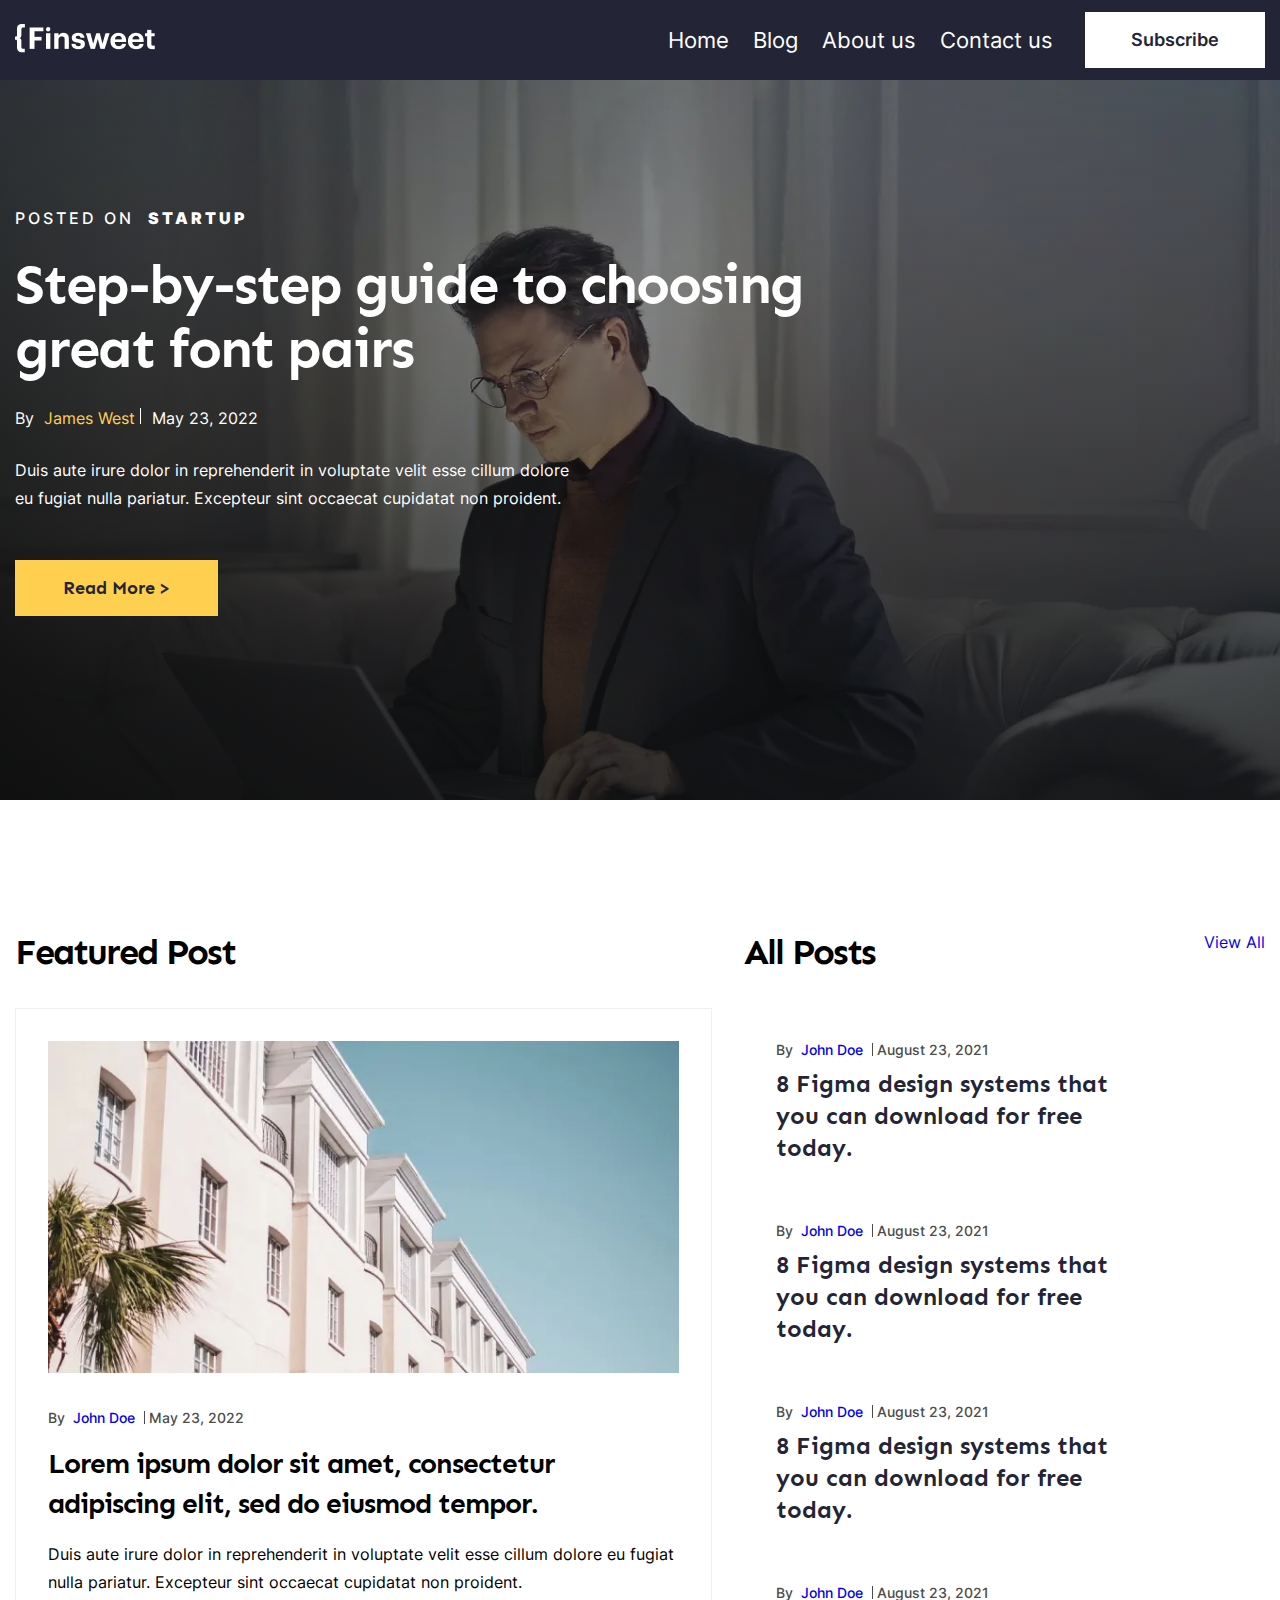
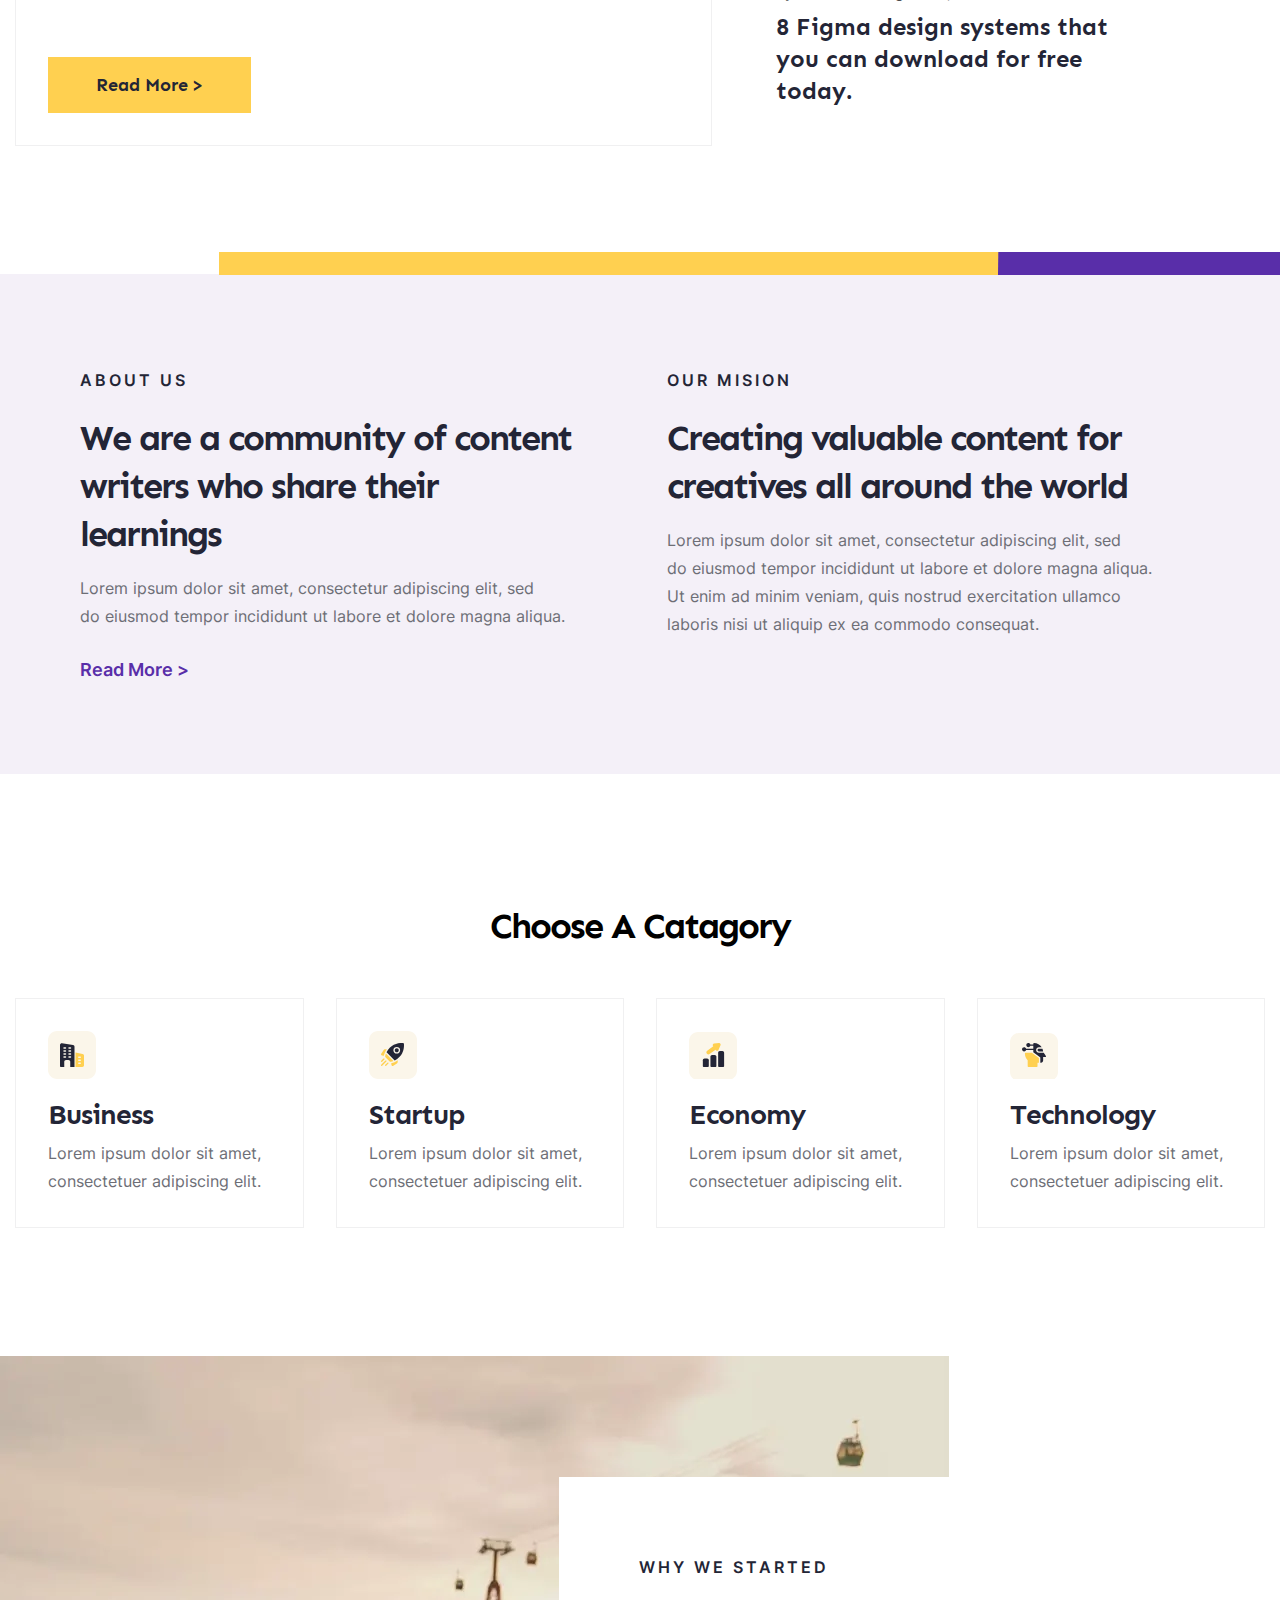
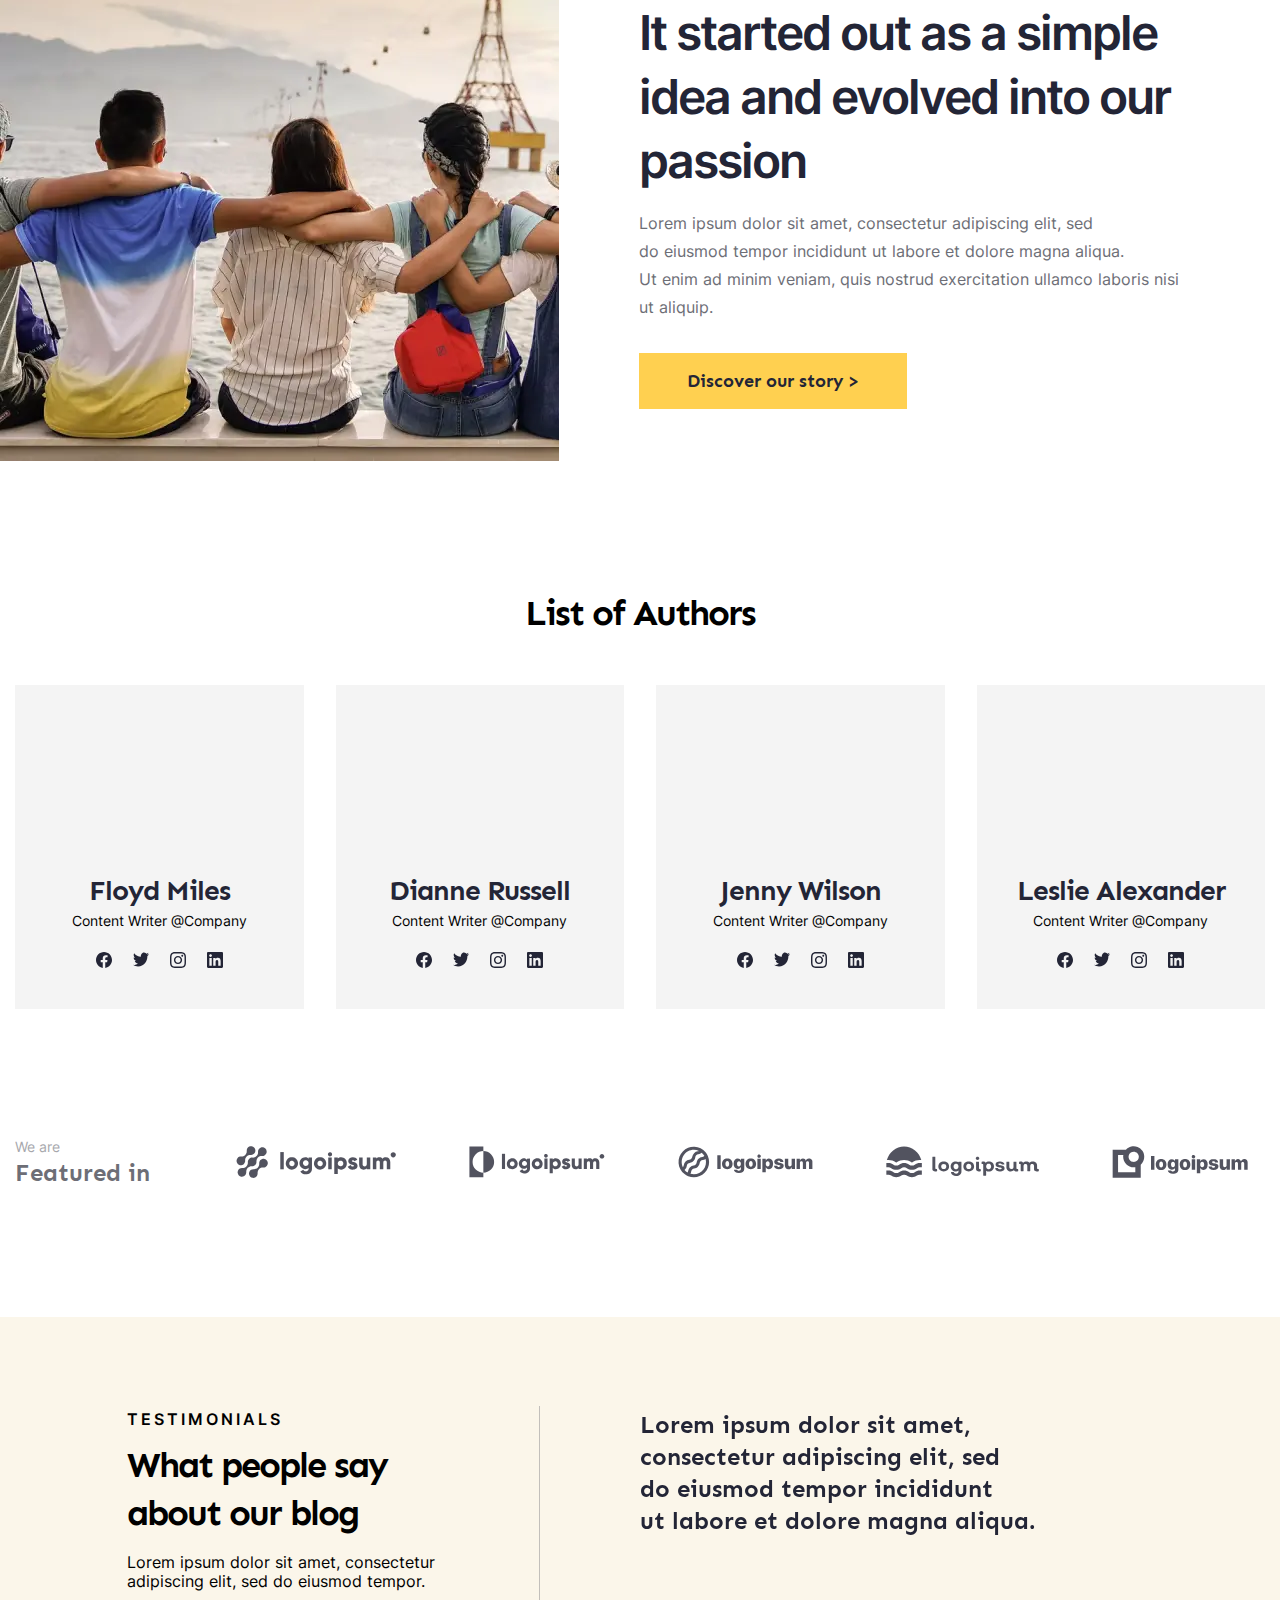
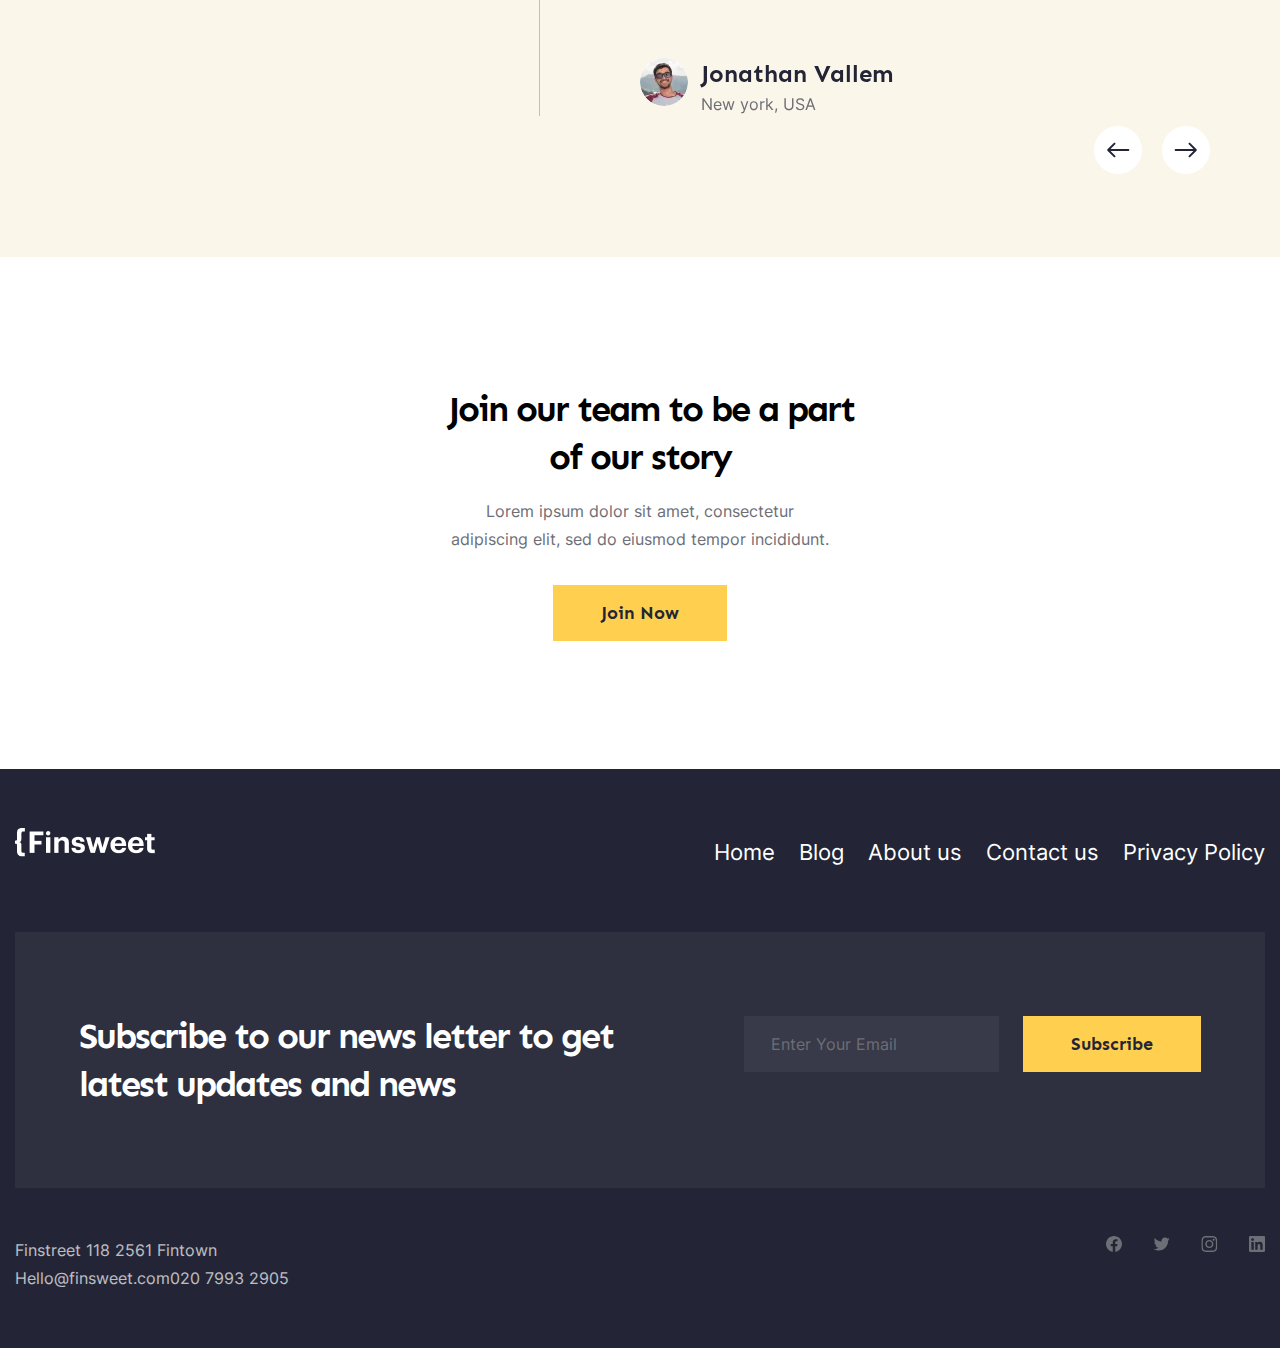
<file: Flipr/index.html>
<!DOCTYPE html>
<html lang="en" class="page">
  <meta http-equiv="content-type" content="text/html;charset=utf-8" />
  <head>
    <meta charset="UTF-8">
    <meta name="viewport" content="width=device-width,initial-scale=1">
    <link rel="shortcut icon" href="favicon.html" type="image/x-icon">
    <meta http-equiv="X-UA-Compatible" content="ie=edge">
    <meta name="theme-color" content="#111111">
    <title>Finsweet</title>
    <link rel="preload" href="fonts/InterMedium.woff2" as="font" type="font/woff2" crossorigin>
    <link rel="preload" href="fonts/InterRegular.woff2" as="font" type="font/woff2" crossorigin>
    <link rel="preload" href="fonts/InterSemiBold.woff2" as="font" type="font/woff2" crossorigin>
    <link rel="preload" href="fonts/InterBlack.woff2" as="font" type="font/woff2" crossorigin>
    <link rel="preload" href="fonts/Sen-Bold.woff2" as="font" type="font/woff2" crossorigin>
    <link rel="stylesheet" href="css/vendor.css">
    <link rel="stylesheet" href="css/main.css">
    <script defer="defer" src="js/main.js"></script>
  </head>
  <body class="page__body">
    <div class="site-container">
      <header class="header">
        <div class="container header__container">
          <div class="header__left">
            <a href="index-2.html" class="header__logo">
              <img src="img/logo.png" alt="logo">
            </a>
          </div>
          <div class="header__right">
            <nav class="header__nav nav" title="navigation menu">
              <ul class="nav__list list-reset menu">
                <li class="nav__item menu__item">
                  <a href="index-2.html" class="nav__link menu__item-link" data-scroll data-name="Home">Home</a>
                </li>
                <li class="nav__item menu__item">
                  <a href="blog-page.html" class="nav__link menu__item-link" data-scroll data-name="Blog">Blog</a>
                </li>
                <li class="nav__item menu__item">
                  <a href="about-page.html" class="nav__link menu__item-link" data-scroll data-name="About us">About us</a>
                </li>
                <li class="nav__item menu__item">
                  <a href="contact.html" class="nav__link menu__item-link" data-scroll data-name="Contact us">Contact us</a>
                </li>
              </ul>
              <div class="burger">
                <span></span>
              </div>
            </nav>
            <a href="#subscribe" class="header__link">Subscribe</a>
          </div>
        </div>
      </header>
      <main class="main">
        <section class="hero">
          <div class="container hero__container">
            <div class="hero__wrapper">
              <span class="hero__subtitle">Posted on  <a href="#" class="hero__link">Startup</a>
              </span>
              <h1 class="hero__title">Step-by-step guide to choosing great font pairs</h1>
              <span class="hero__quote">By  <cite class="hero__author">James West</cite>
                <time datetime="2022-05-23">May 23, 2022</time>
              </span>
              <p class="hero__descr">Duis aute irure dolor in reprehenderit in voluptate velit esse cillum dolore eu fugiat nulla pariatur. Excepteur sint occaecat cupidatat non proident.</p>
              <a href="#" class="hero__btn btn-reset btn">Read More ></a>
            </div>
          </div>
        </section>
        <section class="posts">
          <div class="container posts__container">
            <div class="posts__wrapper">
              <h2 class="posts__title title">Featured Post</h2>
              <div class="posts__featured">
                <div class="posts__img">
                  <picture>
                    <source srcset="img/posts.webp" type="image/webp">
                    <img loading="lazy" src="img/posts.webp" class="image" width="" height="" alt="">
                  </picture>
                </div>
                <div class="posts__content">
                  <span class="posts__quote quote">By  <cite class="quote__author">
                      <a href="#">John Doe</a>
                    </cite>
                    <time datetime="2022-05-23">May 23, 2022</time>
                  </span>
                  <h3 class="posts__subtitle">Lorem ipsum dolor sit amet, consectetur adipiscing elit, sed do eiusmod tempor.</h3>
                  <p class="posts__text">Duis aute irure dolor in reprehenderit in voluptate velit esse cillum dolore eu fugiat nulla pariatur. Excepteur sint occaecat cupidatat non proident.</p>
                  <a href="#" class="posts__btn btn btn-reset">Read More ></a>
                </div>
              </div>
            </div>
            <aside class="posts__aside aside">
              <div class="aside__top">
                <h2 class="aside__title title">All Posts</h2>
                <a href="#" class="aside__link">View All</a>
              </div>
              <div class="aside__bot">
                <div class="aside__block">
                  <span class="aside__quote quote">By  <cite class="quote__author">
                      <a href="#">John Doe</a>
                    </cite>
                    <time datetime="2021-08-23">August 23, 2021 </time>
                  </span>
                  <a href="#" class="aside__descr">8 Figma design systems that you can download for free today.</a>
                </div>
                <div class="aside__block">
                  <span class="aside__quote quote">By  <cite class="quote__author">
                      <a href="#">John Doe</a>
                    </cite>
                    <time datetime="2021-08-23">August 23, 2021 </time>
                  </span>
                  <a href="#" class="aside__descr">8 Figma design systems that you can download for free today.</a>
                </div>
                <div class="aside__block">
                  <span class="aside__quote quote">By  <cite class="quote__author">
                      <a href="#">John Doe</a>
                    </cite>
                    <time datetime="2021-08-23">August 23, 2021 </time>
                  </span>
                  <a href="#" class="aside__descr">8 Figma design systems that you can download for free today.</a>
                </div>
                <div class="aside__block">
                  <span class="aside__quote quote">By  <cite class="quote__author">
                      <a href="#">John Doe</a>
                    </cite>
                    <time datetime="2021-08-23">August 23, 2021 </time>
                  </span>
                  <a href="#" class="aside__descr">8 Figma design systems that you can download for free today.</a>
                </div>
              </div>
            </aside>
          </div>
        </section>
        <section class="about">
          <div class="about__container container">
            <div class="about__wrapper">
              <div class="about__us">
                <h4 class="about__title">ABOUT US</h4>
                <h5 class="about__subtitle">We are a community of content writers who share their learnings</h5>
                <p class="about__text">Lorem ipsum dolor sit amet, consectetur adipiscing elit, sed do eiusmod tempor incididunt ut labore et dolore magna aliqua.</p>
              </div>
              <div class="about__mission">
                <h4 class="about__title">Our mision</h4>
                <h5 class="about__subtitle">Creating valuable content for creatives all around the world</h5>
                <p class="about__text">Lorem ipsum dolor sit amet, consectetur adipiscing elit, sed do eiusmod tempor incididunt ut labore et dolore magna aliqua. Ut enim ad minim veniam, quis nostrud exercitation ullamco laboris nisi ut aliquip ex ea commodo consequat.</p>
              </div>
            </div>
            <a href="#" class="about__link">Read More ></a>
          </div>
        </section>
        <section class="category">
          <div class="category__container container">
            <h2 class="category__title title">Choose A Catagory</h2>
            <div class="category__wrapper">
              <a href="buisness-page.html" class="category__link">
                <article class="category__card card">
                  <div class="card__icon">
                    <img src="img/card-icon1.svg" alt="Business category icon">
                  </div>
                  <h4 class="card__title">Business</h4>
                  <p class="card__text">Lorem ipsum dolor sit amet, consectetuer adipiscing elit.</p>
                </article>
              </a>
              <a href="#" class="category__link">
                <article class="category__card card">
                  <div class="card__icon">
                    <img src="img/card-icon2.svg" alt="Startup category icon">
                  </div>
                  <h4 class="card__title">Startup</h4>
                  <p class="card__text">Lorem ipsum dolor sit amet, consectetuer adipiscing elit.</p>
                </article>
              </a>
              <a href="#" class="category__link">
                <article class="category__card card">
                  <div class="card__icon">
                    <img src="img/card-icon3.svg" alt="Economy category icon">
                  </div>
                  <h4 class="card__title">Economy</h4>
                  <p class="card__text">Lorem ipsum dolor sit amet, consectetuer adipiscing elit.</p>
                </article>
              </a>
              <a href="#" class="category__link">
                <article class="category__card card">
                  <div class="card__icon">
                    <img src="img/card-icon4.svg" alt="Technology category icon">
                  </div>
                  <h4 class="card__title">Technology</h4>
                  <p class="card__text">Lorem ipsum dolor sit amet, consectetuer adipiscing elit.</p>
                </article>
              </a>
            </div>
          </div>
        </section>
        <section class="why">
          <div class="why__container container">
            <div class="why__wrapper">
              <h4 class="why__title">Why we started</h4>
              <h5 class="why__subtitle">It started out as a simple idea and evolved into our passion</h5>
              <p class="why__text">Lorem ipsum dolor sit amet, consectetur adipiscing elit, sed do eiusmod tempor incididunt ut labore et dolore magna aliqua. Ut enim ad minim veniam, quis nostrud exercitation ullamco laboris nisi ut aliquip.</p>
              <a href="#" class="why__link btn btn-reset">Discover our story ></a>
            </div>
          </div>
        </section>
        <section class="authors">
          <div class="authors__container container">
            <h2 class="authors__title title">List of Authors</h2>
            <div class="authors__wrapper">
              <article class="authors__card author-card">
                <div class="author-card__icon">
                  <picture>
                    <source srcset="img/author-card1.webp" type="image/webp">
                    <img loading="lazy" src="img/author-card1.webp" class="image" width="128" height="128" alt="">
                  </picture>
                </div>
                <a href="#">
                  <h4 class="author-card__title">Floyd Miles</h4>
                </a>
                <p class="author-card__text">Content Writer @Company</p>
                <div class="author-card__social">
                  <a href="#">
                    <img class="author-card__link" src="img/svg/fb.svg" alt="">
                  </a>
                  <a href="#">
                    <img class="author-card__link" src="img/svg/tw.svg" alt="">
                  </a>
                  <a href="#">
                    <img class="author-card__link" src="img/svg/insta.svg" alt="">
                  </a>
                  <a href="#">
                    <img class="author-card__link" src="img/svg/linkedin.svg" alt="">
                  </a>
                </div>
              </article>
              <article class="authors__author-card author-card">
                <div class="author-card__icon">
                  <picture>
                    <source srcset="img/author-card2.webp" type="image/webp">
                    <img loading="lazy" src="img/author-card2.webp" class="image" width="128" height="128" alt="">
                  </picture>
                </div>
                <a href="#">
                  <h4 class="author-card__title">Dianne Russell</h4>
                </a>
                <p class="author-card__text">Content Writer @Company</p>
                <div class="author-card__social">
                  <a href="#">
                    <img class="author-card__link" src="img/svg/fb.svg" alt="">
                  </a>
                  <a href="#">
                    <img class="author-card__link" src="img/svg/tw.svg" alt="">
                  </a>
                  <a href="#">
                    <img class="author-card__link" src="img/svg/insta.svg" alt="">
                  </a>
                  <a href="#">
                    <img class="author-card__link" src="img/svg/linkedin.svg" alt="">
                  </a>
                </div>
              </article>
              <article class="authors__author-card author-card">
                <div class="author-card__icon">
                  <picture>
                    <source srcset="img/author-card3.webp" type="image/webp">
                    <img loading="lazy" src="img/author-card3.webp" class="image" width="128" height="128" alt="">
                  </picture>
                </div>
                <a href="#">
                  <h4 class="author-card__title">Jenny Wilson</h4>
                </a>
                <p class="author-card__text">Content Writer @Company</p>
                <div class="author-card__social">
                  <a href="#">
                    <img class="author-card__link" src="img/svg/fb.svg" alt="">
                  </a>
                  <a href="#">
                    <img class="author-card__link" src="img/svg/tw.svg" alt="">
                  </a>
                  <a href="#">
                    <img class="author-card__link" src="img/svg/insta.svg" alt="">
                  </a>
                  <a href="#">
                    <img class="author-card__link" src="img/svg/linkedin.svg" alt="">
                  </a>
                </div>
              </article>
              <article class="authors__author-card author-card">
                <div class="author-card__icon">
                  <picture>
                    <source srcset="img/author-card4.webp" type="image/webp">
                    <img loading="lazy" src="img/author-card4.webp" class="image" width="128" height="128" alt="">
                  </picture>
                </div>
                <a href="#">
                  <h4 class="author-card__title">Leslie Alexander</h4>
                </a>
                <p class="author-card__text">Content Writer @Company</p>
                <div class="author-card__social">
                  <a href="#">
                    <img class="author-card__link" src="img/svg/fb.svg" alt="">
                  </a>
                  <a href="#">
                    <img class="author-card__link" src="img/svg/tw.svg" alt="">
                  </a>
                  <a href="#">
                    <img class="author-card__link" src="img/svg/insta.svg" alt="">
                  </a>
                  <a href="#">
                    <img class="author-card__link" src="img/svg/linkedin.svg" alt="">
                  </a>
                </div>
              </article>
            </div>
          </div>
        </section>
        <section class="logos">
          <div class="logos__container container">
            <div class="logos__left">
              <h5 class="logos__title">We are</h5>
              <span class="logos__text">Featured in</span>
            </div>
            <div class="logos__right">
              <div class="logos__logo" aria-label="logoipsum*">
                <img src="img/Logo1.svg" alt="logo" class="logos__img">
              </div>
              <div class="logos__logo" aria-label="logoipsum*">
                <img src="img/Logo2.svg" alt="logo" class="logos__img">
              </div>
              <div class="logos__logo" aria-label="logoipsum*">
                <img src="img/Logo3.svg" alt="logo" class="logos__img">
              </div>
              <div class="logos__logo" aria-label="logoipsum*">
                <img src="img/Logo4.svg" alt="logo" class="logos__img">
              </div>
              <div class="logos__logo" aria-label="logoipsum*">
                <img src="img/Logo5.svg" alt="logo" class="logos__img">
              </div>
            </div>
          </div>
        </section>
        <section class="testimonials">
          <div class="testimonials__container container">
            <div class="testimonials__wrapper">
              <div class="testimonials__left">
                <h4 class="testimonials__subtitle">TESTIMONIALs</h4>
                <h2 class="testimonials__title title">What people say about our blog</h2>
                <p class="testimonials__text">Lorem ipsum dolor sit amet, consectetur adipiscing elit, sed do eiusmod tempor.</p>
              </div>
              <div class="testimonials__right">
                <div class="testimonials__swiper swiper">
                  <div class="swiper-wrapper">
                    <div class="swiper-slide">
                      <div class="testimonials__descr">
                        <p>Lorem ipsum dolor sit amet, consectetur adipiscing elit, sed do eiusmod tempor incididunt ut labore et dolore magna aliqua.</p>
                      </div>
                      <div class="testimonials__author">
                        <h5 class="testimonials__name">Jonathan Vallem</h5>
                        <span class="testimonials__from">New york, USA</span>
                      </div>
                    </div>
                    <div class="swiper-slide">
                      <div class="testimonials__descr">
                        <p>Lorem ipsum dolor sit amet, consectetur adipiscing elit, sed do eiusmod tempor incididunt ut labore et dolore magna aliqua.</p>
                      </div>
                      <div class="testimonials__author">
                        <h5 class="testimonials__name">Jonathan Vallem</h5>
                        <span class="testimonials__from">New york, USA</span>
                      </div>
                    </div>
                    <div class="swiper-slide">
                      <div class="testimonials__descr">
                        <p>Lorem ipsum dolor sit amet, consectetur adipiscing elit, sed do eiusmod tempor incididunt ut labore et dolore magna aliqua.</p>
                      </div>
                      <div class="testimonials__author">
                        <h5 class="testimonials__name">Jonathan Vallem</h5>
                        <span class="testimonials__from">New york, USA</span>
                      </div>
                    </div>
                  </div>
                  <div class="swiper__btns">
                    <div class="swiper-button-next">
                      <svg width="48" height="48" viewBox="0 0 48 48" fill="none" xmlns="http://www.w3.org/2000/svg">
                        <circle cx="24" cy="24" r="24" transform="rotate(-180 24 24)" fill="white" />
                        <path d="M34.2852 25C34.8374 25 35.2852 24.5523 35.2852 24C35.2852 23.4477 34.8374 23 34.2852 23L34.2852 25ZM13.449 23.2929C13.0585 23.6834 13.0585 24.3166 13.449 24.7071L19.813 31.0711C20.2035 31.4616 20.8367 31.4616 21.2272 31.0711C21.6177 30.6805 21.6177 30.0474 21.2272 29.6569L15.5703 24L21.2272 18.3431C21.6177 17.9526 21.6177 17.3195 21.2272 16.9289C20.8367 16.5384 20.2035 16.5384 19.813 16.9289L13.449 23.2929ZM34.2852 23L14.1561 23L14.1561 25L34.2852 25L34.2852 23Z" fill="#232536" />
                      </svg>
                    </div>
                    <div class="swiper-button-prev">
                      <svg width="48" height="48" viewBox="0 0 48 48" fill="none" xmlns="http://www.w3.org/2000/svg">
                        <circle cx="24" cy="24" r="24" transform="rotate(-180 24 24)" fill="white" />
                        <path d="M34.2852 25C34.8374 25 35.2852 24.5523 35.2852 24C35.2852 23.4477 34.8374 23 34.2852 23L34.2852 25ZM13.449 23.2929C13.0585 23.6834 13.0585 24.3166 13.449 24.7071L19.813 31.0711C20.2035 31.4616 20.8367 31.4616 21.2272 31.0711C21.6177 30.6805 21.6177 30.0474 21.2272 29.6569L15.5703 24L21.2272 18.3431C21.6177 17.9526 21.6177 17.3195 21.2272 16.9289C20.8367 16.5384 20.2035 16.5384 19.813 16.9289L13.449 23.2929ZM34.2852 23L14.1561 23L14.1561 25L34.2852 25L34.2852 23Z" fill="#232536" />
                      </svg>
                    </div>
                  </div>
                </div>
              </div>
            </div>
          </div>
        </section>
        <section class="join">
          <div class="join__container container">
            <h2 class="join__title title">Join our team to be a part of our story</h2>
            <p class="join__descr">Lorem ipsum dolor sit amet, consectetur adipiscing elit, sed do eiusmod tempor incididunt.</p>
            <div class="join__btn-div">
              <a href="#" class="join__btn btn-reset btn">Join Now</a>
            </div>
          </div>
        </section>
      </main>
      <footer class="footer">
        <div class="footer__container container">
          <div class="footer__header">
            <div class="footer__left">
              <a href="#" class="footer__logo">
                <img src="img/logo.png" alt="logo">
              </a>
            </div>
            <div class="footer__right">
              <nav class="footer__nav nav" title="footer navigation menu">
                <ul class="nav__list list-reset">
                  <li class="nav__item">
                    <a href="index-2.html" class="nav__link" data-name="Home">Home</a>
                  </li>
                  <li class="nav__item">
                    <a href="blog-page.html" class="nav__link" data-name="Blog">Blog</a>
                  </li>
                  <li class="nav__item">
                    <a href="about-page.html" class="nav__link" data-name="About us">About us</a>
                  </li>
                  <li class="nav__item">
                    <a href="contact.html" class="nav__link" data-name="Contact us">Contact us</a>
                  </li>
                  <li class="nav__item">
                    <a href="privacy.html" class="nav__link" data-name="Privacy Policy">Privacy Policy</a>
                  </li>
                </ul>
              </nav>
            </div>
          </div>
          <div class="footer__middle">
            <h2 class="footer__title title">Subscribe to our news letter to get latest updates and news</h2>
            <form class="footer__subscribe" id="subscribe">
              <input type="email" class="footer__input" required placeholder="Enter Your Email">
              <button class="footer__btn btn btn-reset" type="submit">Subscribe</button>
            </form>
          </div>
          <div class="footer__bottom">
            <div class="footer__bottom-left">
              <span class="footer__address">Finstreet 118 2561 Fintown</span>
              <span class="footer__contacts">
                <a href="#">Hello@finsweet.com </a>020 7993 2905 </span>
            </div>
            <div class="footer__bottom-right">
              <div class="footer__social">
                <a class="footer__link" href="#">
                  <img src="img/svg/fb-neg.svg" alt="facebook link">
                </a>
                <a class="footer__link" href="#">
                  <img src="img/svg/tw-neg.svg" alt="twitter link">
                </a>
                <a class="footer__link" href="#">
                  <img src="img/svg/inst-neg.svg" alt="instagram link">
                </a>
                <a class="footer__link" href="#">
                  <img src="img/svg/linked-neg.svg" alt="linkedin link">
                </a>
              </div>
            </div>
          </div>
        </div>
      </footer>
    </div>
  </body>
  <!-- Mirrored from ainur1235456142432314.github.io/Finsweet/index.html by HTTrack Website Copier/3.x [XR&CO'2014], Thu, 21 Nov 2024 17:22:30 GMT -->
</html>
</file>
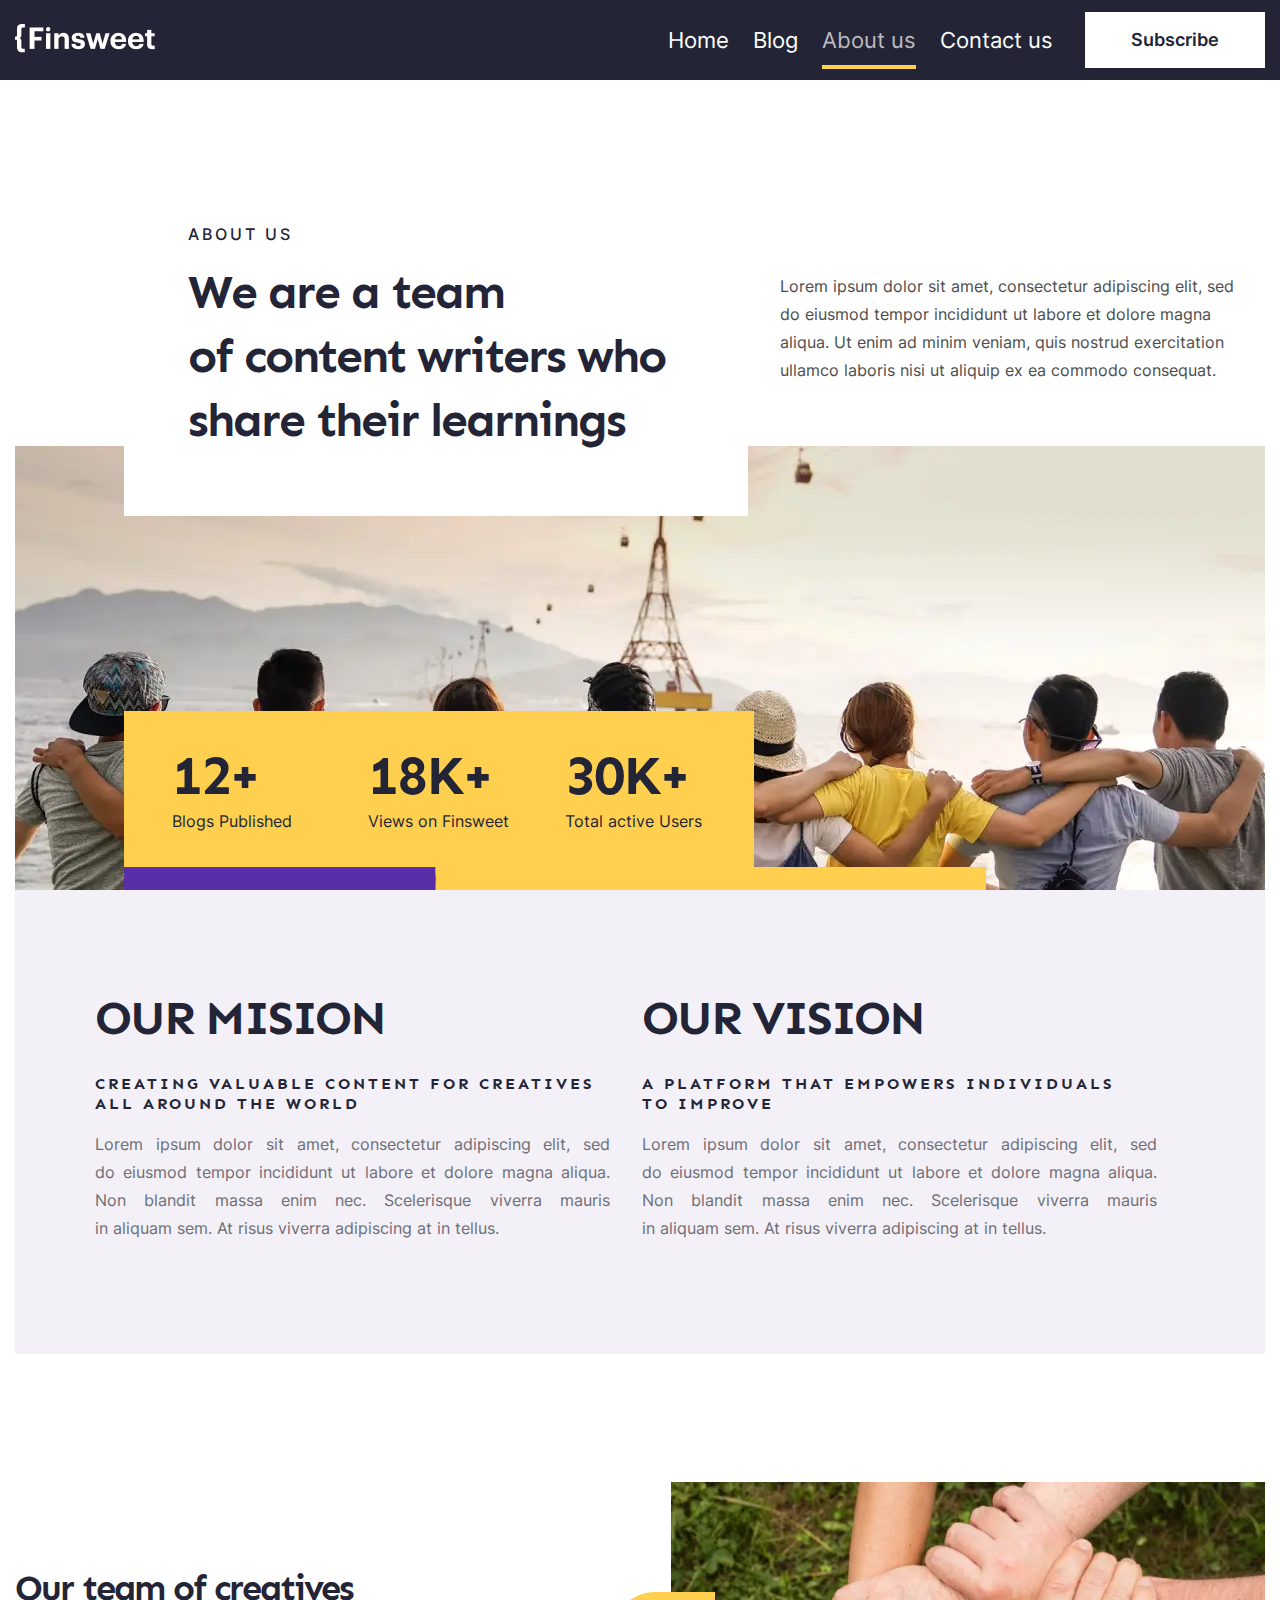
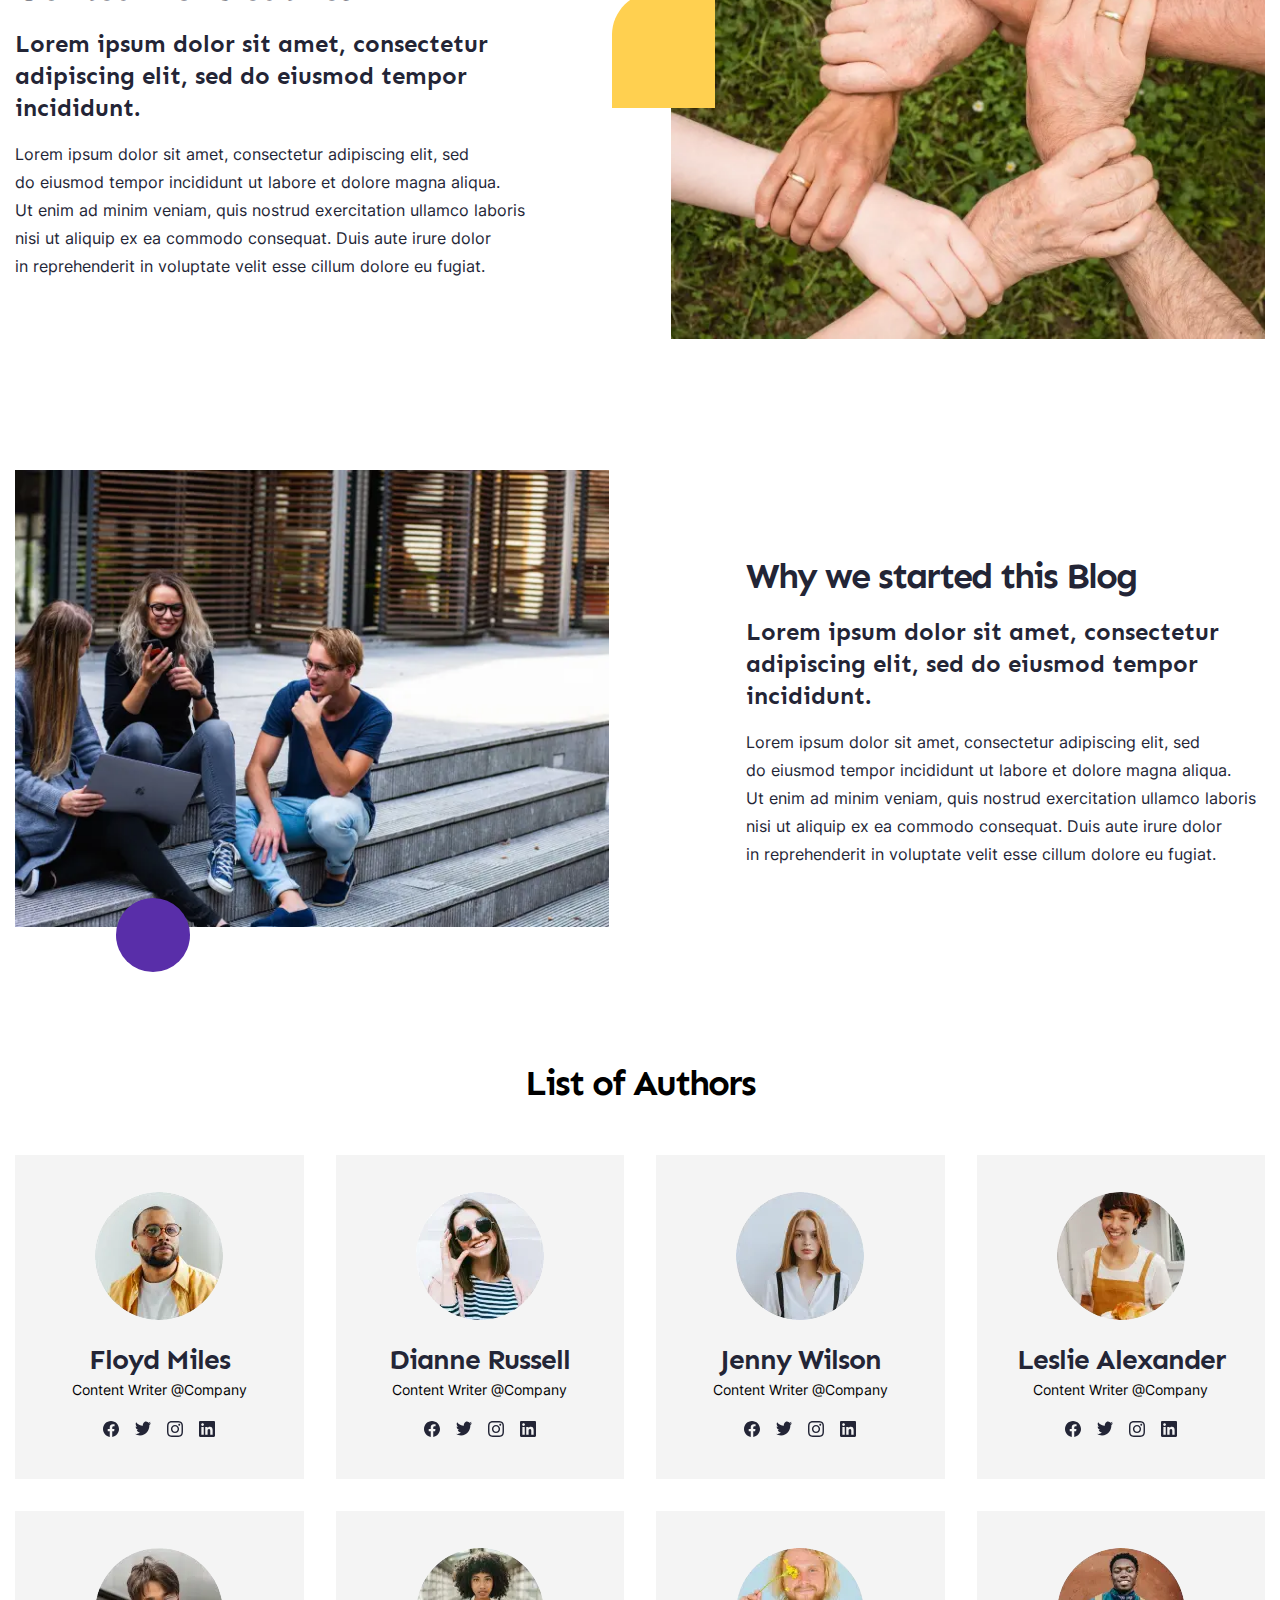
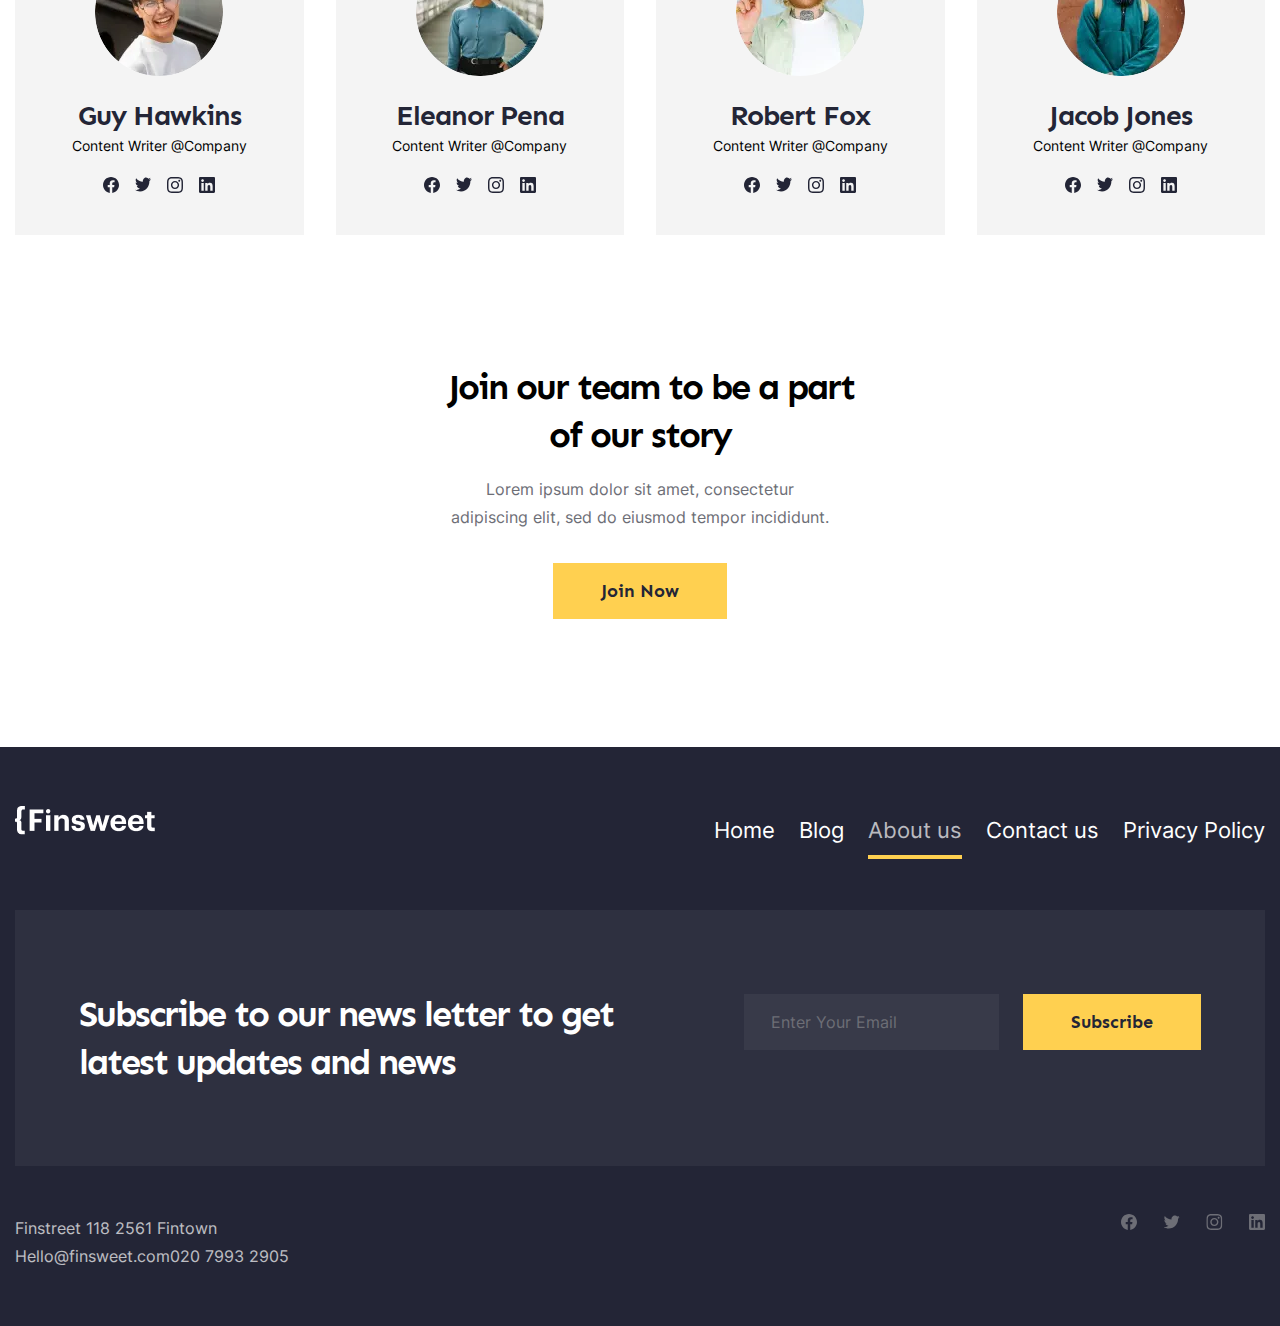
<file: Flipr/about-page.html>
<!DOCTYPE html><html lang="en" class="page">
<!-- Mirrored from ainur1235456142432314.github.io/Finsweet/about-page.html by HTTrack Website Copier/3.x [XR&CO'2014], Thu, 21 Nov 2024 17:22:31 GMT -->
<!-- Added by HTTrack --><meta http-equiv="content-type" content="text/html;charset=utf-8" /><!-- /Added by HTTrack -->
<head><meta charset="UTF-8"><meta name="viewport" content="width=device-width,initial-scale=1"><link rel="shortcut icon" href="favicon.html" type="image/x-icon"><meta http-equiv="X-UA-Compatible" content="ie=edge"><meta name="theme-color" content="#111111"><title>Finsweet</title><link rel="preload" href="fonts/InterMedium.woff2" as="font" type="font/woff2" crossorigin><link rel="preload" href="fonts/InterRegular.woff2" as="font" type="font/woff2" crossorigin><link rel="preload" href="fonts/InterSemiBold.woff2" as="font" type="font/woff2" crossorigin><link rel="preload" href="fonts/InterBlack.woff2" as="font" type="font/woff2" crossorigin><link rel="preload" href="fonts/Sen-Bold.woff2" as="font" type="font/woff2" crossorigin><link rel="stylesheet" href="css/vendor.css"><link rel="stylesheet" href="css/main.css"><script defer="defer" src="js/main.js"></script></head><body class="page__body"><div class="site-container"><header class="header"><div class="container header__container"><div class="header__left"><a href="index-2.html" class="header__logo"><img src="img/logo.png" alt="logo"></a></div><div class="header__right"><nav class="header__nav nav" title="navigation menu"><ul class="nav__list list-reset menu"><li class="nav__item menu__item"><a href="index-2.html" class="nav__link menu__item-link" data-scroll data-name="Home">Home</a></li><li class="nav__item menu__item"><a href="blog-page.html" class="nav__link menu__item-link" data-scroll data-name="Blog">Blog</a></li><li class="nav__item menu__item"><a href="about-page.html" class="nav__link menu__item-link" data-scroll data-name="About us">About us</a></li><li class="nav__item menu__item"><a href="contact.html" class="nav__link menu__item-link" data-scroll data-name="Contact us">Contact us</a></li></ul><div class="burger"><span></span></div></nav><a href="#subscribe" class="header__link">Subscribe</a></div></div></header><main class="main"><section class="about-hero"><div class="about-hero__container container"><div class="about-hero__top"><div class="about-hero__left"><h4 class="about-hero__subtitle">ABOUT US</h4><h1 class="about-hero__title title">We are a team of content writers who share their learnings</h1></div><div class="about-hero__right"><p class="about-hero__descr">Lorem ipsum dolor sit amet, consectetur adipiscing elit, sed do eiusmod tempor incididunt ut labore et dolore magna aliqua. Ut enim ad minim veniam, quis nostrud exercitation ullamco laboris nisi ut aliquip ex ea commodo consequat.</p></div></div><div class="about-hero__bottom"><div class="about-hero__metrics metrics"><div class="metrics__wrapper"><div class="metrics__block metrics__block--publics"><h3 class="metrics__title">12+</h3><span class="metrics__text">Blogs Published</span></div><div class="metrics__block metrics__block--views"><h3 class="metrics__title">18K+</h3><span class="metrics__text">Views on Finsweet</span></div><div class="metrics__block metrics__block--users"><h3 class="metrics__title">30K+</h3><span class="metrics__text">Total active Users</span></div></div></div><div class="about about__container about-hero__wrapper"><div class="about-hero__us about__us"><h4 class="about-hero__title about__title">Our mision</h4><h5 class="about-hero__subtitle about__subtitle">Creating valuable content for creatives all around the world</h5><p class="about-hero__text about__text">Lorem ipsum dolor sit amet, consectetur adipiscing elit, sed do eiusmod tempor incididunt ut labore et dolore magna aliqua. Non blandit massa enim nec. Scelerisque viverra mauris in aliquam sem. At risus viverra adipiscing at in tellus.</p></div><div class="about-hero__mission about__mission"><h4 class="about-hero__title about__title">Our Vision</h4><h5 class="about-hero__subtitle about__subtitle">A platform that empowers individuals to improve</h5><p class="about-hero__text about__text">Lorem ipsum dolor sit amet, consectetur adipiscing elit, sed do eiusmod tempor incididunt ut labore et dolore magna aliqua. Non blandit massa enim nec. Scelerisque viverra mauris in aliquam sem. At risus viverra adipiscing at in tellus.</p></div></div></div></div></section><section class="reason"><div class="reason__container container"><div class="reason__block"><div class="reason__content"><h3 class="reason__title title">Our team of creatives</h3><span class="reason__subtitle">Lorem ipsum dolor sit amet, consectetur adipiscing elit, sed do eiusmod tempor incididunt.</span><p class="reason__descr">Lorem ipsum dolor sit amet, consectetur adipiscing elit, sed do eiusmod tempor incididunt ut labore et dolore magna aliqua. Ut enim ad minim veniam, quis nostrud exercitation ullamco laboris nisi ut aliquip ex ea commodo consequat. Duis aute irure dolor in reprehenderit in voluptate velit esse cillum dolore eu fugiat.</p></div><div class="reason__img"><picture><source srcset="img/reason1.webp" type="image/webp"><img loading="lazy" src="img/reason1.webp" class="image" width="624" height="480" alt="reason picture"></picture></div></div><div class="reason__block"><div class="reason__img"><picture><source srcset="img/reason2.webp" type="image/webp"><img loading="lazy" src="img/reason2.webp" class="image" width="624" height="480" alt="reason picture"></picture></div><div class="reason__content"><h3 class="reason__title title">Why we started this Blog</h3><span class="reason__subtitle">Lorem ipsum dolor sit amet, consectetur adipiscing elit, sed do eiusmod tempor incididunt.</span><p class="reason__descr">Lorem ipsum dolor sit amet, consectetur adipiscing elit, sed do eiusmod tempor incididunt ut labore et dolore magna aliqua. Ut enim ad minim veniam, quis nostrud exercitation ullamco laboris nisi ut aliquip ex ea commodo consequat. Duis aute irure dolor in reprehenderit in voluptate velit esse cillum dolore eu fugiat.</p></div></div></div></section><section class="authors"><div class="authors__container container"><h2 class="authors__title title">List of Authors</h2><div class="authors__wrapper"><article class="authors__card author-card"><div class="author-card__icon"><picture><source srcset="img/author-card1.webp" type="image/webp"><img loading="lazy" src="img/author-card1.webp" class="image" width="128" height="128" alt=""></picture></div><a href="#"><h4 class="author-card__title">Floyd Miles</h4></a><p class="author-card__text">Content Writer @Company</p><div class="author-card__social"><a href="#"><img src="img/svg/fb.svg" alt=""></a><a href="#"><img src="img/svg/tw.svg" alt=""></a><a href="#"><img src="img/svg/insta.svg" alt=""></a><a href="#"><img src="img/svg/linkedin.svg" alt=""></a></div></article><article class="authors__author-card author-card"><div class="author-card__icon"><picture><source srcset="img/author-card2.webp" type="image/webp"><img loading="lazy" src="img/author-card2.webp" class="image" width="128" height="128" alt=""></picture></div><a href="#"><h4 class="author-card__title">Dianne Russell</h4></a><p class="author-card__text">Content Writer @Company</p><div class="author-card__social"><a href="#"><img src="img/svg/fb.svg" alt=""></a><a href="#"><img src="img/svg/tw.svg" alt=""></a><a href="#"><img src="img/svg/insta.svg" alt=""></a><a href="#"><img src="img/svg/linkedin.svg" alt=""></a></div></article><article class="authors__author-card author-card"><div class="author-card__icon"><picture><source srcset="img/author-card3.webp" type="image/webp"><img loading="lazy" src="img/author-card3.webp" class="image" width="128" height="128" alt=""></picture></div><a href="#"><h4 class="author-card__title">Jenny Wilson</h4></a><p class="author-card__text">Content Writer @Company</p><div class="author-card__social"><a href="#"><img src="img/svg/fb.svg" alt=""></a><a href="#"><img src="img/svg/tw.svg" alt=""></a><a href="#"><img src="img/svg/insta.svg" alt=""></a><a href="#"><img src="img/svg/linkedin.svg" alt=""></a></div></article><article class="authors__author-card author-card"><div class="author-card__icon"><picture><source srcset="img/author-card4.webp" type="image/webp"><img loading="lazy" src="img/author-card4.webp" class="image" width="128" height="128" alt=""></picture></div><a href="#"><h4 class="author-card__title">Leslie Alexander</h4></a><p class="author-card__text">Content Writer @Company</p><div class="author-card__social"><a href="#"><img src="img/svg/fb.svg" alt=""></a><a href="#"><img src="img/svg/tw.svg" alt=""></a><a href="#"><img src="img/svg/insta.svg" alt=""></a><a href="#"><img src="img/svg/linkedin.svg" alt=""></a></div></article><article class="authors__author-card author-card"><div class="author-card__icon"><picture><source srcset="img/author-card5.webp" type="image/webp"><img loading="lazy" src="img/author-card5.webp" class="image" width="128" height="128" alt=""></picture></div><a href="#"><h4 class="author-card__title">Guy Hawkins</h4></a><p class="author-card__text">Content Writer @Company</p><div class="author-card__social"><a href="#"><img src="img/svg/fb.svg" alt=""></a><a href="#"><img src="img/svg/tw.svg" alt=""></a><a href="#"><img src="img/svg/insta.svg" alt=""></a><a href="#"><img src="img/svg/linkedin.svg" alt=""></a></div></article><article class="authors__author-card author-card"><div class="author-card__icon"><picture><source srcset="img/author-card6.webp" type="image/webp"><img loading="lazy" src="img/author-card6.webp" class="image" width="128" height="128" alt=""></picture></div><a href="#"><h4 class="author-card__title">Eleanor Pena</h4></a><p class="author-card__text">Content Writer @Company</p><div class="author-card__social"><a href="#"><img src="img/svg/fb.svg" alt=""></a><a href="#"><img src="img/svg/tw.svg" alt=""></a><a href="#"><img src="img/svg/insta.svg" alt=""></a><a href="#"><img src="img/svg/linkedin.svg" alt=""></a></div></article><article class="authors__author-card author-card"><div class="author-card__icon"><picture><source srcset="img/author-card7.webp" type="image/webp"><img loading="lazy" src="img/author-card7.webp" class="image" width="128" height="128" alt=""></picture></div><a href="#"><h4 class="author-card__title">Robert Fox</h4></a><p class="author-card__text">Content Writer @Company</p><div class="author-card__social"><a href="#"><img src="img/svg/fb.svg" alt=""></a><a href="#"><img src="img/svg/tw.svg" alt=""></a><a href="#"><img src="img/svg/insta.svg" alt=""></a><a href="#"><img src="img/svg/linkedin.svg" alt=""></a></div></article><article class="authors__author-card author-card"><div class="author-card__icon"><picture><source srcset="img/author-card8.webp" type="image/webp"><img loading="lazy" src="img/author-card8.webp" class="image" width="128" height="128" alt=""></picture></div><a href="#"><h4 class="author-card__title">Jacob Jones</h4></a><p class="author-card__text">Content Writer @Company</p><div class="author-card__social"><a href="#"><img src="img/svg/fb.svg" alt=""></a><a href="#"><img src="img/svg/tw.svg" alt=""></a><a href="#"><img src="img/svg/insta.svg" alt=""></a><a href="#"><img src="img/svg/linkedin.svg" alt=""></a></div></article></div></div></section><section class="join"><div class="join__container container"><h2 class="join__title title">Join our team to be a part of our story</h2><p class="join__descr">Lorem ipsum dolor sit amet, consectetur adipiscing elit, sed do eiusmod tempor incididunt.</p><div class="join__btn-div"><a href="#" class="join__btn btn-reset btn">Join Now</a></div></div></section></main><footer class="footer"><div class="footer__container container"><div class="footer__header"><div class="footer__left"><a href="#" class="footer__logo"><img src="img/logo.png" alt="logo"></a></div><div class="footer__right"><nav class="footer__nav nav" title="footer navigation menu"><ul class="nav__list list-reset"><li class="nav__item"><a href="index-2.html" class="nav__link" data-name="Home">Home</a></li><li class="nav__item"><a href="blog-page.html" class="nav__link" data-name="Blog">Blog</a></li><li class="nav__item"><a href="about-page.html" class="nav__link" data-name="About us">About us</a></li><li class="nav__item"><a href="contact.html" class="nav__link" data-name="Contact us">Contact us</a></li><li class="nav__item"><a href="privacy.html" class="nav__link" data-name="Privacy Policy">Privacy Policy</a></li></ul></nav></div></div><div class="footer__middle"><h2 class="footer__title title">Subscribe to our news letter to get latest updates and news</h2><form class="footer__subscribe" id="subscribe"><input type="email" class="footer__input" required placeholder="Enter Your Email"> <button class="footer__btn btn btn-reset" type="submit">Subscribe</button></form></div><div class="footer__bottom"><div class="footer__bottom-left"><span class="footer__address">Finstreet 118 2561 Fintown</span> <span class="footer__contacts"><a href="#">Hello@finsweet.com </a>020 7993 2905</span></div><div class="footer__bottom-right"><div class="footer__social"><a class="footer__link" href="#"><img src="img/svg/fb-neg.svg" alt="facebook link"></a><a class="footer__link" href="#"><img src="img/svg/tw-neg.svg" alt="twitter link"></a><a class="footer__link" href="#"><img src="img/svg/inst-neg.svg" alt="instagram link"></a><a class="footer__link" href="#"><img src="img/svg/linked-neg.svg" alt="linkedin link"></a></div></div></div></div></footer></div></body>
<!-- Mirrored from ainur1235456142432314.github.io/Finsweet/about-page.html by HTTrack Website Copier/3.x [XR&CO'2014], Thu, 21 Nov 2024 17:22:33 GMT -->
</html>
</file>
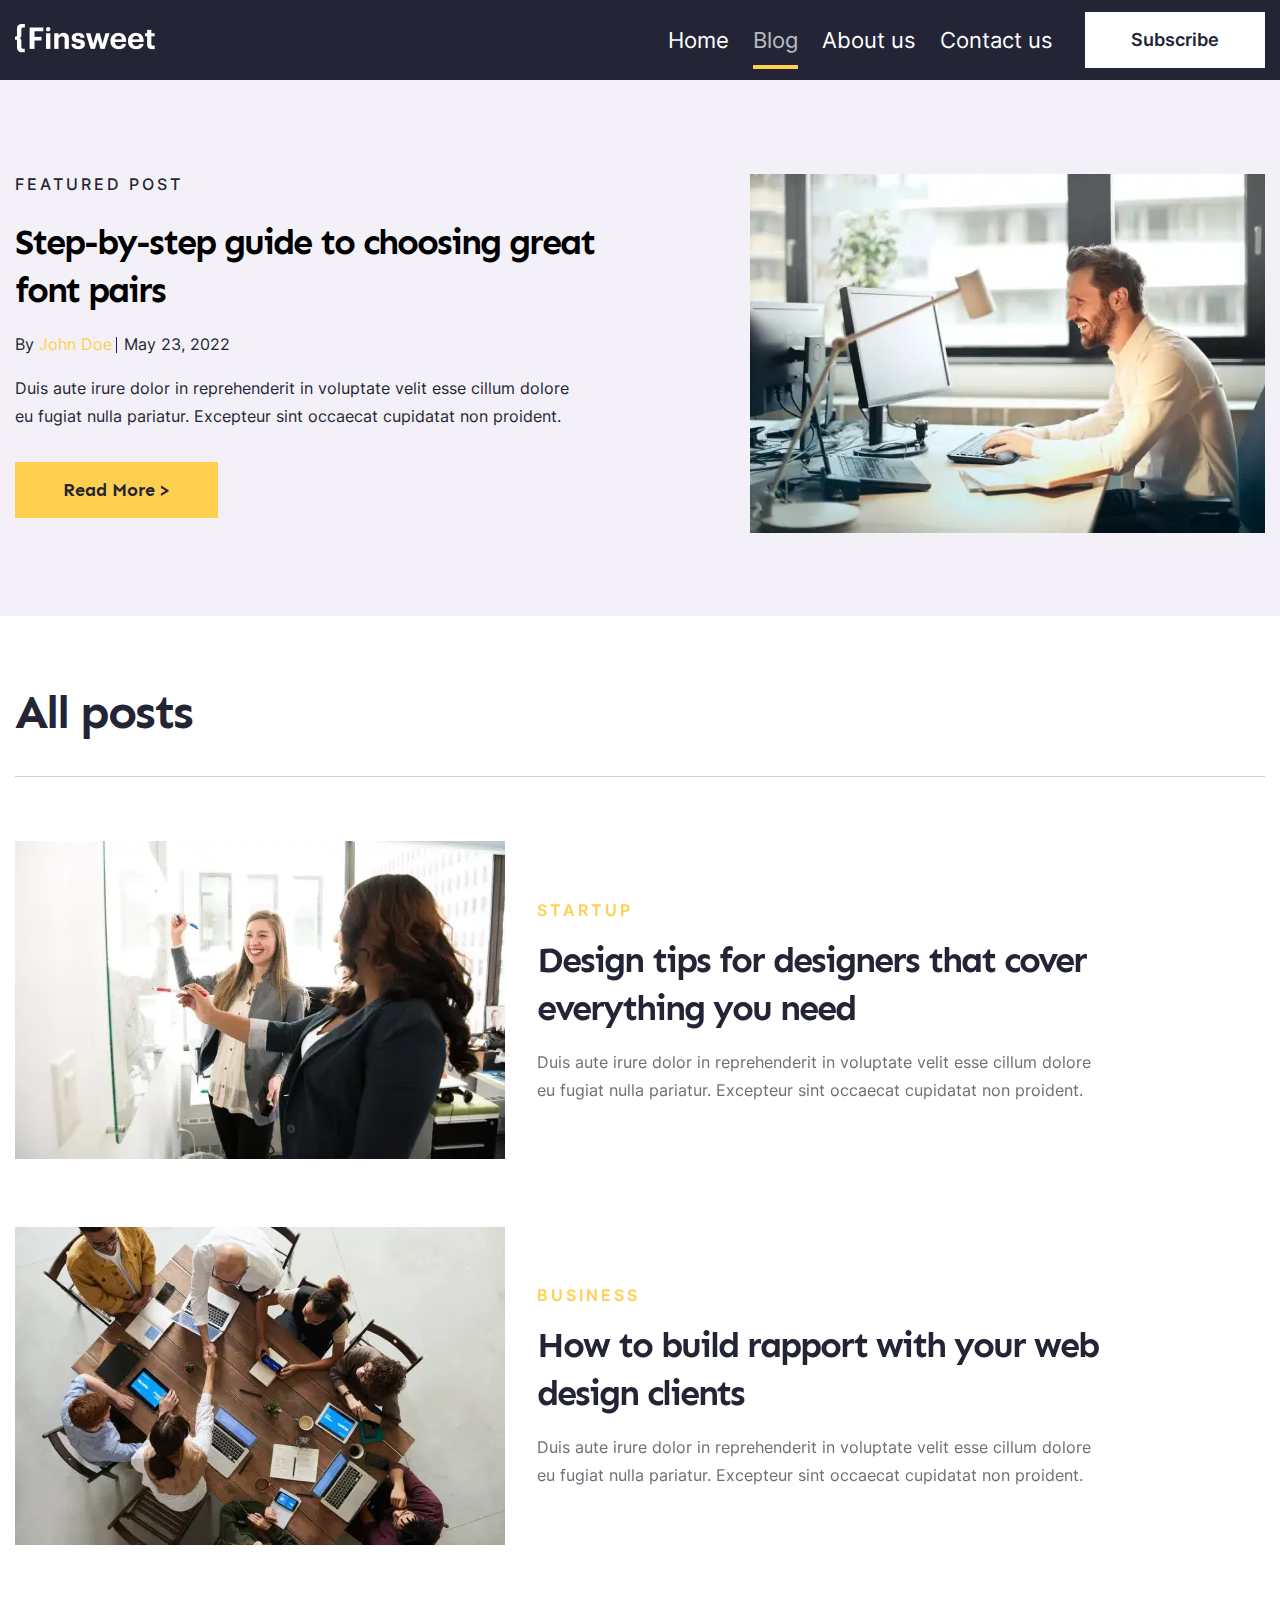
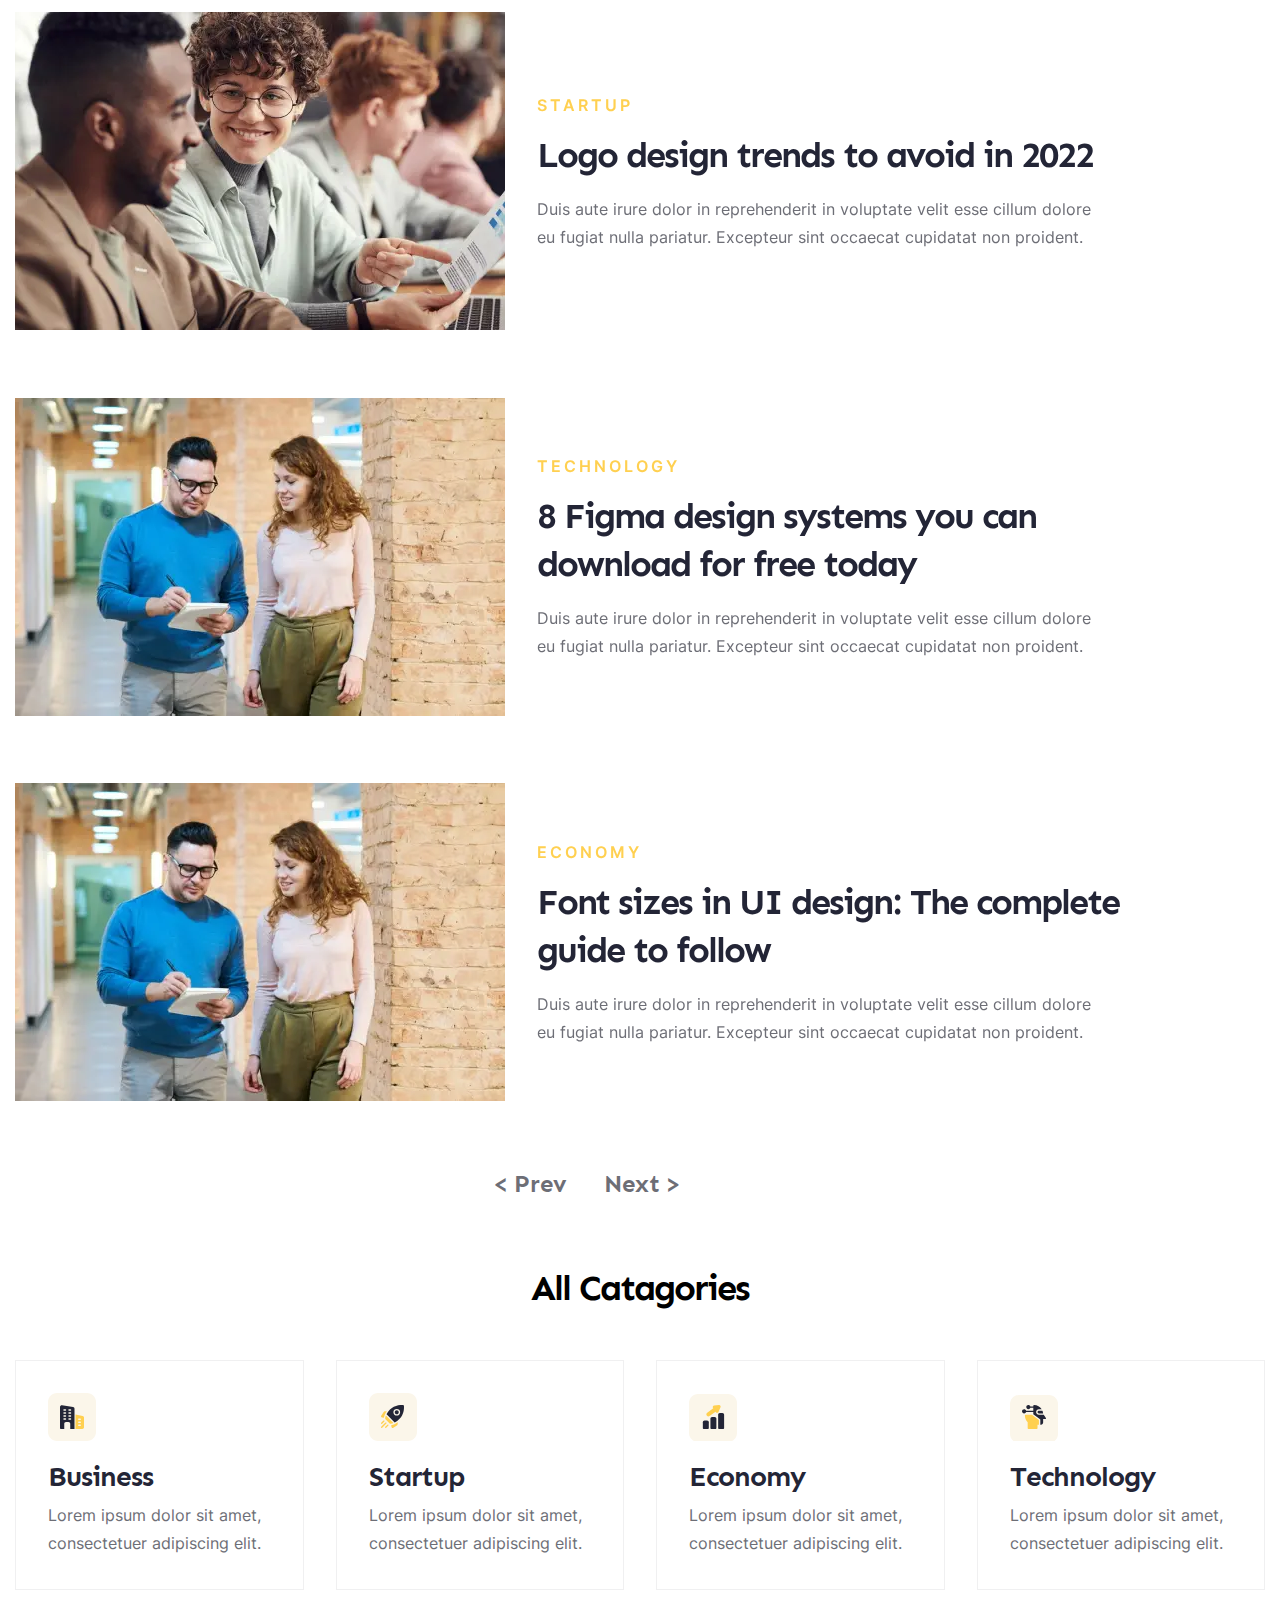
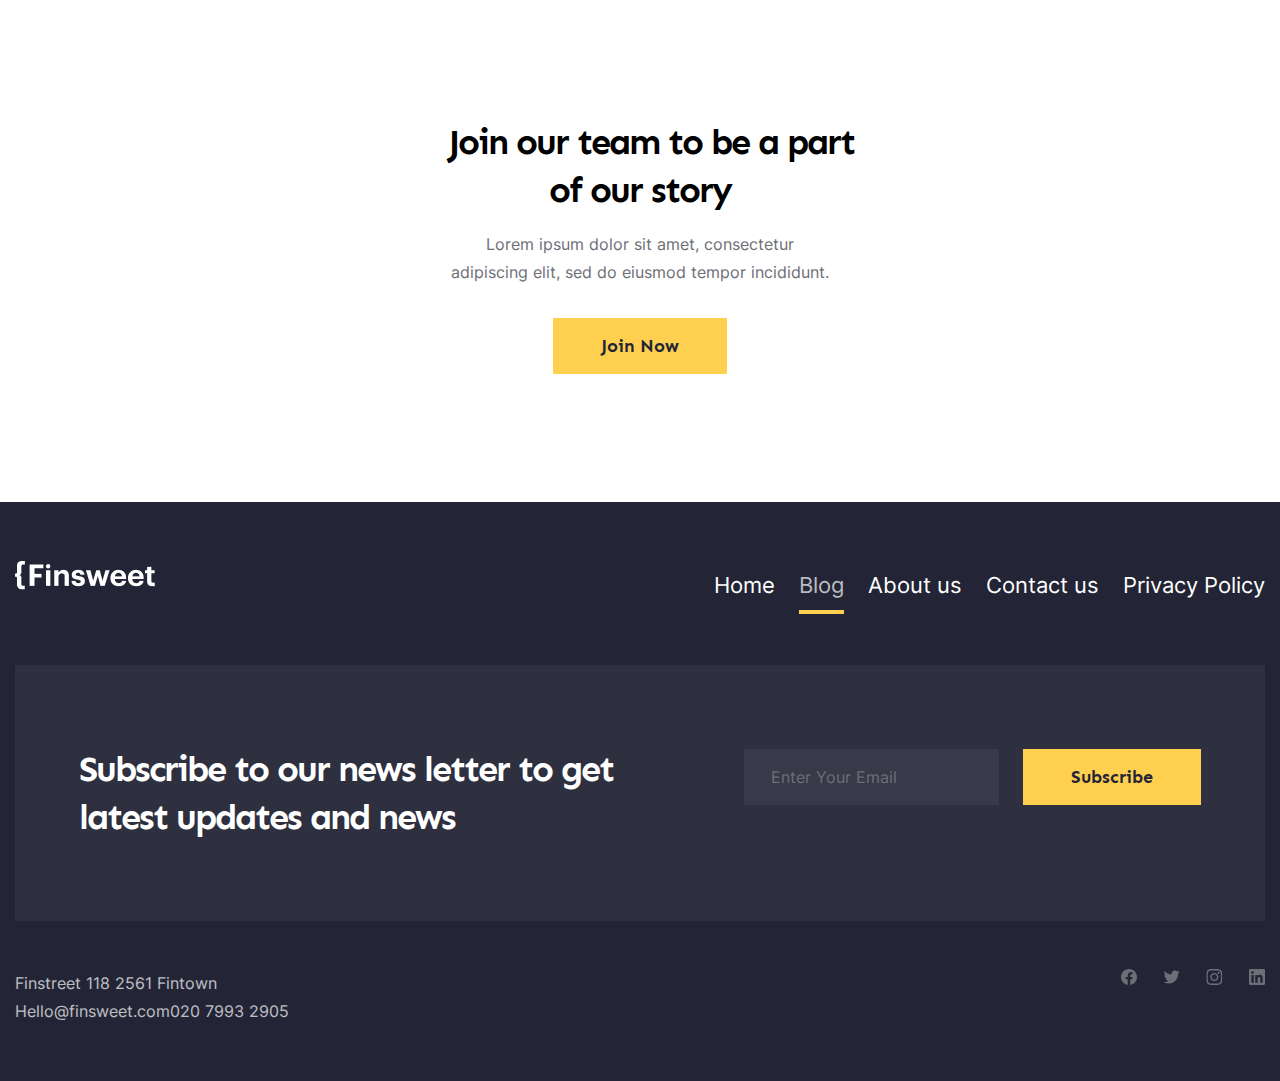
<file: Flipr/blog-page.html>
<!DOCTYPE html><html lang="en" class="page">
<!-- Mirrored from ainur1235456142432314.github.io/Finsweet/blog-page.html by HTTrack Website Copier/3.x [XR&CO'2014], Thu, 21 Nov 2024 17:22:30 GMT -->
<!-- Added by HTTrack --><meta http-equiv="content-type" content="text/html;charset=utf-8" /><!-- /Added by HTTrack -->
<head><meta charset="UTF-8"><meta name="viewport" content="width=device-width,initial-scale=1"><link rel="shortcut icon" href="favicon.html" type="image/x-icon"><meta http-equiv="X-UA-Compatible" content="ie=edge"><meta name="theme-color" content="#111111"><title>Finsweet</title><link rel="preload" href="fonts/InterMedium.woff2" as="font" type="font/woff2" crossorigin><link rel="preload" href="fonts/InterRegular.woff2" as="font" type="font/woff2" crossorigin><link rel="preload" href="fonts/InterSemiBold.woff2" as="font" type="font/woff2" crossorigin><link rel="preload" href="fonts/InterBlack.woff2" as="font" type="font/woff2" crossorigin><link rel="preload" href="fonts/Sen-Bold.woff2" as="font" type="font/woff2" crossorigin><link rel="stylesheet" href="css/vendor.css"><link rel="stylesheet" href="css/main.css"><script defer="defer" src="js/main.js"></script></head><body class="page__body"><div class="site-container"><header class="header"><div class="container header__container"><div class="header__left"><a href="index-2.html" class="header__logo"><img src="img/logo.png" alt="logo"></a></div><div class="header__right"><nav class="header__nav nav" title="navigation menu"><ul class="nav__list list-reset menu"><li class="nav__item menu__item"><a href="index-2.html" class="nav__link menu__item-link" data-scroll data-name="Home">Home</a></li><li class="nav__item menu__item"><a href="blog-page.html" class="nav__link menu__item-link" data-scroll data-name="Blog">Blog</a></li><li class="nav__item menu__item"><a href="about-page.html" class="nav__link menu__item-link" data-scroll data-name="About us">About us</a></li><li class="nav__item menu__item"><a href="contact.html" class="nav__link menu__item-link" data-scroll data-name="Contact us">Contact us</a></li></ul><div class="burger"><span></span></div></nav><a href="#subscribe" class="header__link">Subscribe</a></div></div></header><main class="main"><section class="blog-hero"><div class="blog-hero__container container"><div class="blog-hero__wrapper"><span class="blog-hero__subtitle">Featured Post</span><h1 class="blog-hero__title title">Step-by-step guide to choosing great font pairs</h1><span class="blog-hero__quote">By <cite class="blog-hero__author">John Doe</cite><time datetime="2022-05-23">May 23, 2022</time></span><p class="blog-hero__descr">Duis aute irure dolor in reprehenderit in voluptate velit esse cillum dolore eu fugiat nulla pariatur. Excepteur sint occaecat cupidatat non proident.</p><a href="#" class="blog-hero__btn btn-reset btn">Read More ></a></div><div class="blog-hero__img"><picture><source srcset="img/blog-hero-bg.webp" type="image/webp"><img loading="lazy" src="img/blog-hero-bg.webp" class="image" width="" height="" alt=""></picture></div></div></section><section class="blog-posts"><div class="blog-posts__container container"><h2 class="blog-posts__title title">All posts</h2><div class="blog-posts__wrapper"><!-- Slider main container --><div class="blog-posts__swiper swiper"><!-- Additional required wrapper --><div class="swiper-wrapper"><!-- Slides --><div class="swiper-slide"><div class="blog-posts__block"><div class="blog-posts__img"><picture><source srcset="img/post1.webp" type="image/webp"><img loading="lazy" src="img/post1.webp" class="image" width="" height="" alt=""></picture></div><div class="blog-posts__content"><a href="#" class="blog-posts__category">Startup</a><h3 class="blog-posts__subtitle">Design tips for designers that cover everything you need</h3><p class="blog-posts__descr">Duis aute irure dolor in reprehenderit in voluptate velit esse cillum dolore eu fugiat nulla pariatur. Excepteur sint occaecat cupidatat non proident.</p></div></div><div class="blog-posts__block"><div class="blog-posts__img"><picture><source srcset="img/post2.webp" type="image/webp"><img loading="lazy" src="img/post2.webp" class="image" width="" height="" alt=""></picture></div><div class="blog-posts__content"><a href="buisness-page.html" class="blog-posts__category">BUSINESS</a><h3 class="blog-posts__subtitle">How to build rapport with your web design clients</h3><p class="blog-posts__descr">Duis aute irure dolor in reprehenderit in voluptate velit esse cillum dolore eu fugiat nulla pariatur. Excepteur sint occaecat cupidatat non proident.</p></div></div><div class="blog-posts__block"><div class="blog-posts__img"><picture><source srcset="img/post3.webp" type="image/webp"><img loading="lazy" src="img/post3.webp" class="image" width="" height="" alt=""></picture></div><div class="blog-posts__content"><a href="#" class="blog-posts__category">Startup</a><h3 class="blog-posts__subtitle">Logo design trends to avoid in 2022</h3><p class="blog-posts__descr">Duis aute irure dolor in reprehenderit in voluptate velit esse cillum dolore eu fugiat nulla pariatur. Excepteur sint occaecat cupidatat non proident.</p></div></div><div class="blog-posts__block"><div class="blog-posts__img"><picture><source srcset="img/post4.webp" type="image/webp"><img loading="lazy" src="img/post4.webp" class="image" width="" height="" alt=""></picture></div><div class="blog-posts__content"><a href="#" class="blog-posts__category">TECHNOLOGY</a><h3 class="blog-posts__subtitle">8 Figma design systems you can download for free today</h3><p class="blog-posts__descr">Duis aute irure dolor in reprehenderit in voluptate velit esse cillum dolore eu fugiat nulla pariatur. Excepteur sint occaecat cupidatat non proident.</p></div></div><div class="blog-posts__block"><div class="blog-posts__img"><picture><source srcset="img/post4.webp" type="image/webp"><img loading="lazy" src="img/post4.webp" class="image" width="" height="" alt=""></picture></div><div class="blog-posts__content"><a href="#" class="blog-posts__category">ECONOMY</a><h3 class="blog-posts__subtitle">Font sizes in UI design: The complete guide to follow</h3><p class="blog-posts__descr">Duis aute irure dolor in reprehenderit in voluptate velit esse cillum dolore eu fugiat nulla pariatur. Excepteur sint occaecat cupidatat non proident.</p></div></div></div><div class="swiper-slide"><div class="blog-posts__block"><div class="blog-posts__img"><picture><source srcset="img/post1.webp" type="image/webp"><img loading="lazy" src="img/post1.webp" class="image" width="" height="" alt=""></picture></div><div class="blog-posts__content"><a href="#" class="blog-posts__category">Startup</a><h3 class="blog-posts__subtitle">Design tips for designers that cover everything you need</h3><p class="blog-posts__descr">Duis aute irure dolor in reprehenderit in voluptate velit esse cillum dolore eu fugiat nulla pariatur. Excepteur sint occaecat cupidatat non proident.</p></div></div><div class="blog-posts__block"><div class="blog-posts__img"><picture><source srcset="img/post2.webp" type="image/webp"><img loading="lazy" src="img/post2.webp" class="image" width="" height="" alt=""></picture></div><div class="blog-posts__content"><a href="buisness-page.html" class="blog-posts__category">BUSINESS</a><h3 class="blog-posts__subtitle">How to build rapport with your web design clients</h3><p class="blog-posts__descr">Duis aute irure dolor in reprehenderit in voluptate velit esse cillum dolore eu fugiat nulla pariatur. Excepteur sint occaecat cupidatat non proident.</p></div></div><div class="blog-posts__block"><div class="blog-posts__img"><picture><source srcset="img/post3.webp" type="image/webp"><img loading="lazy" src="img/post3.webp" class="image" width="" height="" alt=""></picture></div><div class="blog-posts__content"><a href="#" class="blog-posts__category">Startup</a><h3 class="blog-posts__subtitle">Logo design trends to avoid in 2022</h3><p class="blog-posts__descr">Duis aute irure dolor in reprehenderit in voluptate velit esse cillum dolore eu fugiat nulla pariatur. Excepteur sint occaecat cupidatat non proident.</p></div></div><div class="blog-posts__block"><div class="blog-posts__img"><picture><source srcset="img/post4.webp" type="image/webp"><img loading="lazy" src="img/post4.webp" class="image" width="" height="" alt=""></picture></div><div class="blog-posts__content"><a href="#" class="blog-posts__category">TECHNOLOGY</a><h3 class="blog-posts__subtitle">8 Figma design systems you can download for free today</h3><p class="blog-posts__descr">Duis aute irure dolor in reprehenderit in voluptate velit esse cillum dolore eu fugiat nulla pariatur. Excepteur sint occaecat cupidatat non proident.</p></div></div><div class="blog-posts__block"><div class="blog-posts__img"><picture><source srcset="img/post4.webp" type="image/webp"><img loading="lazy" src="img/post4.webp" class="image" width="" height="" alt=""></picture></div><div class="blog-posts__content"><a href="#" class="blog-posts__category">ECONOMY</a><h3 class="blog-posts__subtitle">Font sizes in UI design: The complete guide to follow</h3><p class="blog-posts__descr">Duis aute irure dolor in reprehenderit in voluptate velit esse cillum dolore eu fugiat nulla pariatur. Excepteur sint occaecat cupidatat non proident.</p></div></div></div><div class="swiper-slide"><div class="blog-posts__block"><div class="blog-posts__img"><picture><source srcset="img/post1.webp" type="image/webp"><img loading="lazy" src="img/post1.webp" class="image" width="" height="" alt=""></picture></div><div class="blog-posts__content"><a href="#" class="blog-posts__category">Startup</a><h3 class="blog-posts__subtitle">Design tips for designers that cover everything you need</h3><p class="blog-posts__descr">Duis aute irure dolor in reprehenderit in voluptate velit esse cillum dolore eu fugiat nulla pariatur. Excepteur sint occaecat cupidatat non proident.</p></div></div><div class="blog-posts__block"><div class="blog-posts__img"><picture><source srcset="img/post2.webp" type="image/webp"><img loading="lazy" src="img/post2.webp" class="image" width="" height="" alt=""></picture></div><div class="blog-posts__content"><a href="buisness-page.html" class="blog-posts__category">BUSINESS</a><h3 class="blog-posts__subtitle">How to build rapport with your web design clients</h3><p class="blog-posts__descr">Duis aute irure dolor in reprehenderit in voluptate velit esse cillum dolore eu fugiat nulla pariatur. Excepteur sint occaecat cupidatat non proident.</p></div></div><div class="blog-posts__block"><div class="blog-posts__img"><picture><source srcset="img/post3.webp" type="image/webp"><img loading="lazy" src="img/post3.webp" class="image" width="" height="" alt=""></picture></div><div class="blog-posts__content"><a href="#" class="blog-posts__category">Startup</a><h3 class="blog-posts__subtitle">Logo design trends to avoid in 2022</h3><p class="blog-posts__descr">Duis aute irure dolor in reprehenderit in voluptate velit esse cillum dolore eu fugiat nulla pariatur. Excepteur sint occaecat cupidatat non proident.</p></div></div><div class="blog-posts__block"><div class="blog-posts__img"><picture><source srcset="img/post4.webp" type="image/webp"><img loading="lazy" src="img/post4.webp" class="image" width="" height="" alt=""></picture></div><div class="blog-posts__content"><a href="#" class="blog-posts__category">TECHNOLOGY</a><h3 class="blog-posts__subtitle">8 Figma design systems you can download for free today</h3><p class="blog-posts__descr">Duis aute irure dolor in reprehenderit in voluptate velit esse cillum dolore eu fugiat nulla pariatur. Excepteur sint occaecat cupidatat non proident.</p></div></div><div class="blog-posts__block"><div class="blog-posts__img"><picture><source srcset="img/post4.webp" type="image/webp"><img loading="lazy" src="img/post4.webp" class="image" width="" height="" alt=""></picture></div><div class="blog-posts__content"><a href="#" class="blog-posts__category">ECONOMY</a><h3 class="blog-posts__subtitle">Font sizes in UI design: The complete guide to follow</h3><p class="blog-posts__descr">Duis aute irure dolor in reprehenderit in voluptate velit esse cillum dolore eu fugiat nulla pariatur. Excepteur sint occaecat cupidatat non proident.</p></div></div></div></div><!-- If we need navigation buttons --><div class="blog-posts__swiper-btns"><div class="blog-posts__swiper-button-prev">&lt; Prev</div><div class="blog-posts__swiper-button-next">Next &gt;</div></div></div></div></div></section><section class="blog-category category"><div class="category__container container"><h2 class="category__title title">All Catagories</h2><div class="category__wrapper"><a href="buisness-page.html" class="category__link"><aside class="category__card card"><div class="card__icon"><img src="img/card-icon1.svg" alt="Business category icon"></div><h4 class="card__title">Business</h4><p class="card__text">Lorem ipsum dolor sit amet, consectetuer adipiscing elit.</p></aside></a><a href="#" class="category__link"><aside class="category__card card"><div class="card__icon"><img src="img/card-icon2.svg" alt="Startup category icon"></div><h4 class="card__title">Startup</h4><p class="card__text">Lorem ipsum dolor sit amet, consectetuer adipiscing elit.</p></aside></a><a href="#" class="category__link"><aside class="category__card card"><div class="card__icon"><img src="img/card-icon3.svg" alt="Economy category icon"></div><h4 class="card__title">Economy</h4><p class="card__text">Lorem ipsum dolor sit amet, consectetuer adipiscing elit.</p></aside></a><a href="#" class="category__link"><aside class="category__card card"><div class="card__icon"><img src="img/card-icon4.svg" alt="Technology category icon"></div><h4 class="card__title">Technology</h4><p class="card__text">Lorem ipsum dolor sit amet, consectetuer adipiscing elit.</p></aside></a></div></div></section><section class="join"><div class="join__container container"><h2 class="join__title title">Join our team to be a part of our story</h2><p class="join__descr">Lorem ipsum dolor sit amet, consectetur adipiscing elit, sed do eiusmod tempor incididunt.</p><div class="join__btn-div"><a href="#" class="join__btn btn-reset btn">Join Now</a></div></div></section></main><footer class="footer"><div class="footer__container container"><div class="footer__header"><div class="footer__left"><a href="#" class="footer__logo"><img src="img/logo.png" alt="logo"></a></div><div class="footer__right"><nav class="footer__nav nav" title="footer navigation menu"><ul class="nav__list list-reset"><li class="nav__item"><a href="index-2.html" class="nav__link" data-name="Home">Home</a></li><li class="nav__item"><a href="blog-page.html" class="nav__link" data-name="Blog">Blog</a></li><li class="nav__item"><a href="about-page.html" class="nav__link" data-name="About us">About us</a></li><li class="nav__item"><a href="contact.html" class="nav__link" data-name="Contact us">Contact us</a></li><li class="nav__item"><a href="privacy.html" class="nav__link" data-name="Privacy Policy">Privacy Policy</a></li></ul></nav></div></div><div class="footer__middle"><h2 class="footer__title title">Subscribe to our news letter to get latest updates and news</h2><form class="footer__subscribe" id="subscribe"><input type="email" class="footer__input" required placeholder="Enter Your Email"> <button class="footer__btn btn btn-reset" type="submit">Subscribe</button></form></div><div class="footer__bottom"><div class="footer__bottom-left"><span class="footer__address">Finstreet 118 2561 Fintown</span> <span class="footer__contacts"><a href="#">Hello@finsweet.com </a>020 7993 2905</span></div><div class="footer__bottom-right"><div class="footer__social"><a class="footer__link" href="#"><img src="img/svg/fb-neg.svg" alt="facebook link"></a><a class="footer__link" href="#"><img src="img/svg/tw-neg.svg" alt="twitter link"></a><a class="footer__link" href="#"><img src="img/svg/inst-neg.svg" alt="instagram link"></a><a class="footer__link" href="#"><img src="img/svg/linked-neg.svg" alt="linkedin link"></a></div></div></div></div></footer></div></body>
<!-- Mirrored from ainur1235456142432314.github.io/Finsweet/blog-page.html by HTTrack Website Copier/3.x [XR&CO'2014], Thu, 21 Nov 2024 17:22:31 GMT -->
</html>
</file>
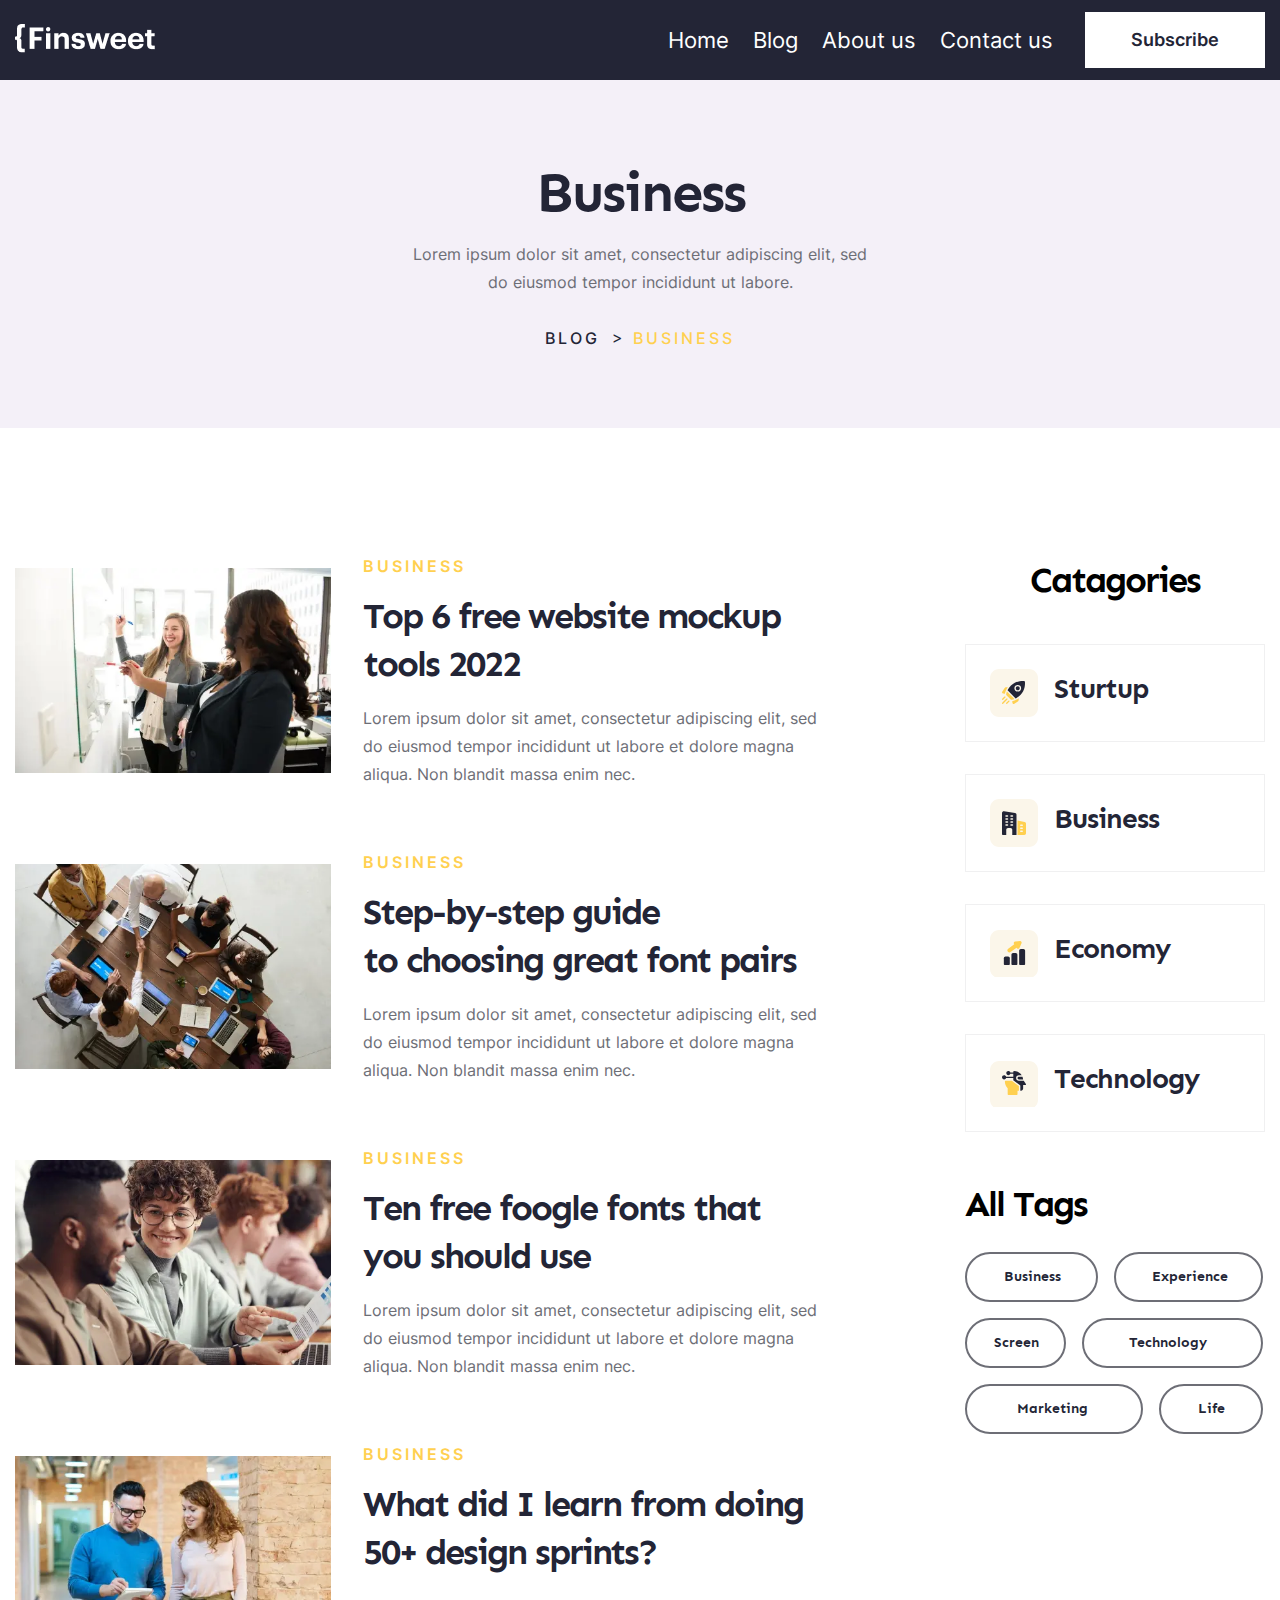
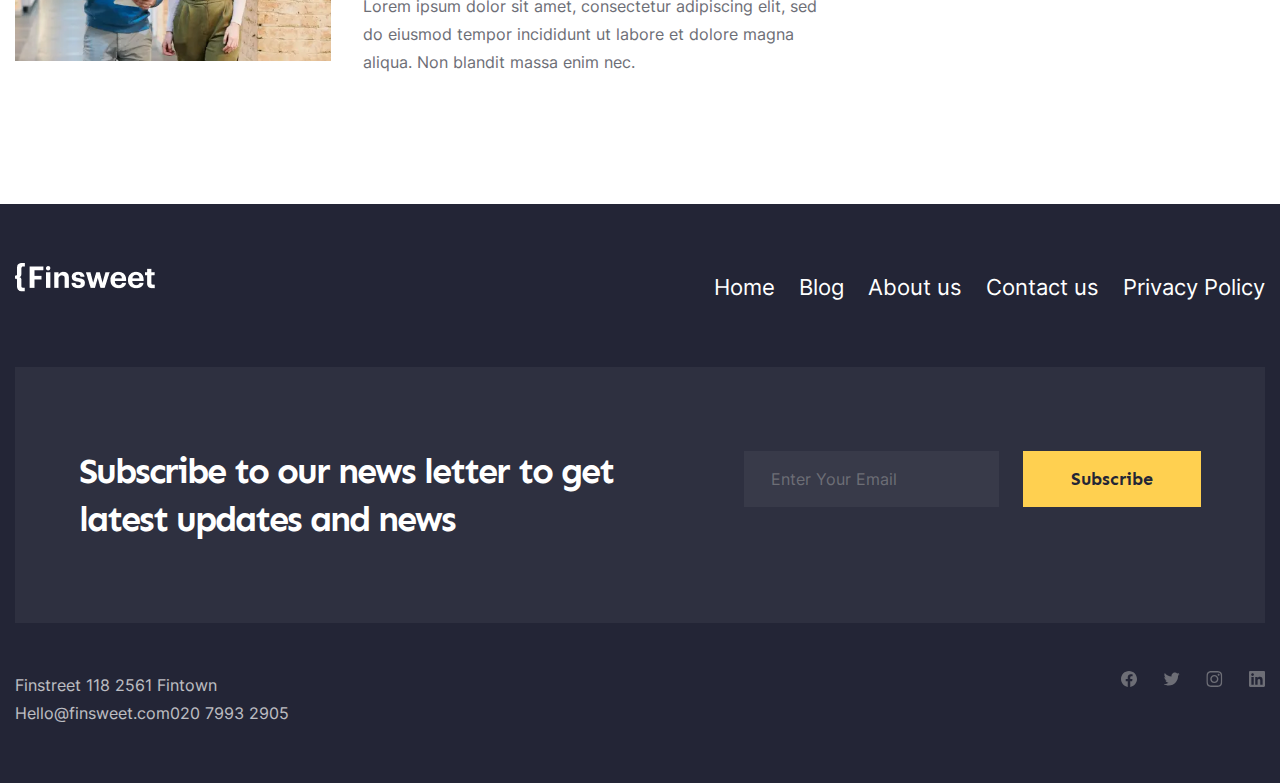
<file: Flipr/buisness-page.html>
<!DOCTYPE html><html lang="en" class="page">
<!-- Mirrored from ainur1235456142432314.github.io/Finsweet/buisness-page.html by HTTrack Website Copier/3.x [XR&CO'2014], Thu, 21 Nov 2024 17:22:33 GMT -->
<!-- Added by HTTrack --><meta http-equiv="content-type" content="text/html;charset=utf-8" /><!-- /Added by HTTrack -->
<head><meta charset="UTF-8"><meta name="viewport" content="width=device-width,initial-scale=1"><link rel="shortcut icon" href="favicon.html" type="image/x-icon"><meta http-equiv="X-UA-Compatible" content="ie=edge"><meta name="theme-color" content="#111111"><title>Finsweet</title><link rel="preload" href="fonts/InterMedium.woff2" as="font" type="font/woff2" crossorigin><link rel="preload" href="fonts/InterRegular.woff2" as="font" type="font/woff2" crossorigin><link rel="preload" href="fonts/InterSemiBold.woff2" as="font" type="font/woff2" crossorigin><link rel="preload" href="fonts/InterBlack.woff2" as="font" type="font/woff2" crossorigin><link rel="preload" href="fonts/Sen-Bold.woff2" as="font" type="font/woff2" crossorigin><link rel="stylesheet" href="css/vendor.css"><link rel="stylesheet" href="css/main.css"><script defer="defer" src="js/main.js"></script></head><body class="page__body"><div class="site-container"><header class="header"><div class="container header__container"><div class="header__left"><a href="index-2.html" class="header__logo"><img src="img/logo.png" alt="logo"></a></div><div class="header__right"><nav class="header__nav nav" title="navigation menu"><ul class="nav__list list-reset menu"><li class="nav__item menu__item"><a href="index-2.html" class="nav__link menu__item-link" data-scroll data-name="Home">Home</a></li><li class="nav__item menu__item"><a href="blog-page.html" class="nav__link menu__item-link" data-scroll data-name="Blog">Blog</a></li><li class="nav__item menu__item"><a href="about-page.html" class="nav__link menu__item-link" data-scroll data-name="About us">About us</a></li><li class="nav__item menu__item"><a href="contact.html" class="nav__link menu__item-link" data-scroll data-name="Contact us">Contact us</a></li></ul><div class="burger"><span></span></div></nav><a href="#subscribe" class="header__link">Subscribe</a></div></div></header><main class="main"><section class="category-hero"><div class="category-hero__container container"><div class="category-hero__wrapper"><h1 class="category-hero__title title">Business</h1><p class="category-hero__descr">Lorem ipsum dolor sit amet, consectetur adipiscing elit, sed do eiusmod tempor incididunt ut labore.</p><nav class="category-hero__breadcrumbs breadcrumbs" aria-label="breadcrumbs" role="navigation"><ul class="breadcrumbs__list list-reset"><li class="breadcrumbs__item"><a href="blog-page.html" class="breadcrumbs__link">Blog</a></li><li class="breadcrumbs__item"><a href="#" class="breadcrumbs__link breadcrumbs__link--active">Business</a></li></ul></nav></div></div></section><section class="category-list"><div class="category-list__container container"><div class="category-list__wrapper"><div class="category-list__left"><div class="blog-posts__block category-list__block"><div class="blog-posts__img category-list__img"><picture><source srcset="img/post1.webp" type="image/webp"><img loading="lazy" src="img/post1.webp" class="image" width="" height="" alt=""></picture></div><div class="blog-posts__content category-list__content"><a href="buisness-page.html" class="blog-posts__category">BUSINESS</a> <a href="#"><h3 class="blog-posts__subtitle">Top 6 free website mockup tools 2022</h3></a><p class="blog-posts__descr">Lorem ipsum dolor sit amet, consectetur adipiscing elit, sed do eiusmod tempor incididunt ut labore et dolore magna aliqua. Non blandit massa enim nec.</p></div></div><div class="blog-posts__block category-list__block"><div class="blog-posts__img category-list__img"><picture><source srcset="img/post2.webp" type="image/webp"><img loading="lazy" src="img/post2.webp" class="image" width="" height="" alt=""></picture></div><div class="blog-posts__content category-list__content"><a href="buisness-page.html" class="blog-posts__category">BUSINESS</a> <a href="#"><h3 class="blog-posts__subtitle">Step-by-step guide to choosing great font pairs</h3></a><p class="blog-posts__descr">Lorem ipsum dolor sit amet, consectetur adipiscing elit, sed do eiusmod tempor incididunt ut labore et dolore magna aliqua. Non blandit massa enim nec.</p></div></div><div class="blog-posts__block category-list__block"><div class="blog-posts__img category-list__img"><picture><source srcset="img/post3.webp" type="image/webp"><img loading="lazy" src="img/post3.webp" class="image" width="" height="" alt=""></picture></div><div class="blog-posts__content category-list__content"><a href="buisness-page.html" class="blog-posts__category">BUSINESS</a> <a href="#"><h3 class="blog-posts__subtitle">Ten free foogle fonts that you should use</h3></a><p class="blog-posts__descr">Lorem ipsum dolor sit amet, consectetur adipiscing elit, sed do eiusmod tempor incididunt ut labore et dolore magna aliqua. Non blandit massa enim nec.</p></div></div><div class="blog-posts__block category-list__block"><div class="blog-posts__img category-list__img"><picture><source srcset="img/post4.webp" type="image/webp"><img loading="lazy" src="img/post4.webp" class="image" width="" height="" alt=""></picture></div><div class="blog-posts__content category-list__content"><a href="buisness-page.html" class="blog-posts__category">BUSINESS</a> <a href="#"><h3 class="blog-posts__subtitle">What did I learn from doing 50+ design sprints?</h3></a><p class="blog-posts__descr">Lorem ipsum dolor sit amet, consectetur adipiscing elit, sed do eiusmod tempor incididunt ut labore et dolore magna aliqua. Non blandit massa enim nec.</p></div></div></div><aside class="category-list__right category"><h2 class="category__title title">Catagories</h2><div class="category__wrapper category-list__body"><a href="#" class="category__link category-list__link"><article class="category__card category-list__card card"><div class="card__icon category-list__icon"><img src="img/card-icon2.svg" alt="Business category icon"></div><h4 class="card__title">Sturtup</h4></article></a><a href="buisness-page.html" class="category__link category-list__link"><article class="category__card category-list__card card"><div class="card__icon category-list__icon"><img src="img/card-icon1.svg" alt="Business category icon"></div><h4 class="card__title">Business</h4></article></a><a href="#" class="category__link category-list__link"><article class="category__card category-list__card card"><div class="card__icon category-list__icon"><img src="img/card-icon3.svg" alt="Business category icon"></div><h4 class="card__title">Economy</h4></article></a><a href="#" class="category__link category-list__link"><article class="category__card category-list__card card"><div class="card__icon category-list__icon"><img src="img/card-icon4.svg" alt="Business category icon"></div><h4 class="card__title">Technology</h4></article></a></div><div class="category-list__tags tags"><h2 class="tags__title title">All Tags</h2><div class="tags__wrapper"><a href="#" class="tags__link tags__link--buisness">Business</a> <a href="#" class="tags__link tags__link--experience">Experience</a> <a href="#" class="tags__link tags__link--screen">Screen</a> <a href="#" class="tags__link tags__link--technology">Technology</a> <a href="#" class="tags__link tags__link--marketing">Marketing</a> <a href="#" class="tags__link tags__link--life">Life</a></div></div></aside></div></div></section></main><footer class="footer"><div class="footer__container container"><div class="footer__header"><div class="footer__left"><a href="#" class="footer__logo"><img src="img/logo.png" alt="logo"></a></div><div class="footer__right"><nav class="footer__nav nav" title="footer navigation menu"><ul class="nav__list list-reset"><li class="nav__item"><a href="index-2.html" class="nav__link" data-name="Home">Home</a></li><li class="nav__item"><a href="blog-page.html" class="nav__link" data-name="Blog">Blog</a></li><li class="nav__item"><a href="about-page.html" class="nav__link" data-name="About us">About us</a></li><li class="nav__item"><a href="contact.html" class="nav__link" data-name="Contact us">Contact us</a></li><li class="nav__item"><a href="privacy.html" class="nav__link" data-name="Privacy Policy">Privacy Policy</a></li></ul></nav></div></div><div class="footer__middle"><h2 class="footer__title title">Subscribe to our news letter to get latest updates and news</h2><form class="footer__subscribe" id="subscribe"><input type="email" class="footer__input" required placeholder="Enter Your Email"> <button class="footer__btn btn btn-reset" type="submit">Subscribe</button></form></div><div class="footer__bottom"><div class="footer__bottom-left"><span class="footer__address">Finstreet 118 2561 Fintown</span> <span class="footer__contacts"><a href="#">Hello@finsweet.com </a>020 7993 2905</span></div><div class="footer__bottom-right"><div class="footer__social"><a class="footer__link" href="#"><img src="img/svg/fb-neg.svg" alt="facebook link"></a><a class="footer__link" href="#"><img src="img/svg/tw-neg.svg" alt="twitter link"></a><a class="footer__link" href="#"><img src="img/svg/inst-neg.svg" alt="instagram link"></a><a class="footer__link" href="#"><img src="img/svg/linked-neg.svg" alt="linkedin link"></a></div></div></div></div></footer></div></body>
<!-- Mirrored from ainur1235456142432314.github.io/Finsweet/buisness-page.html by HTTrack Website Copier/3.x [XR&CO'2014], Thu, 21 Nov 2024 17:22:33 GMT -->
</html>
</file>
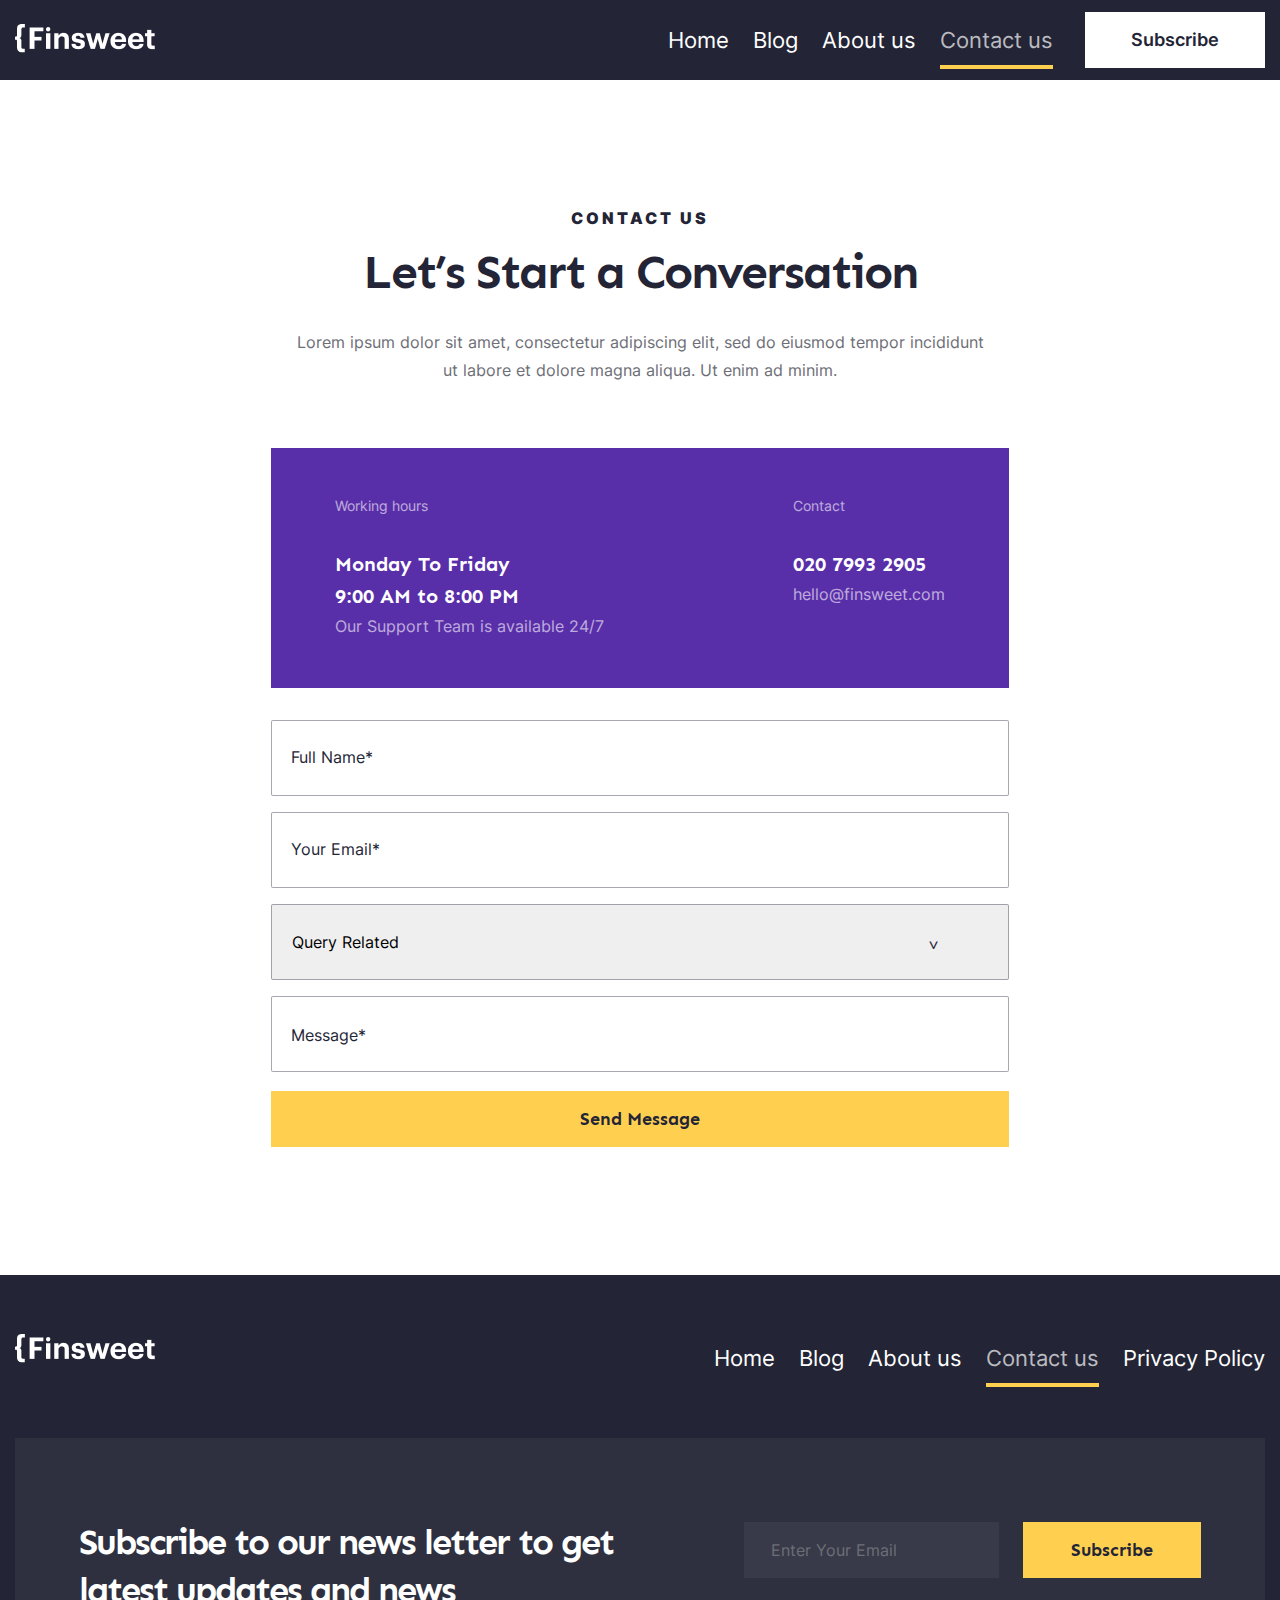
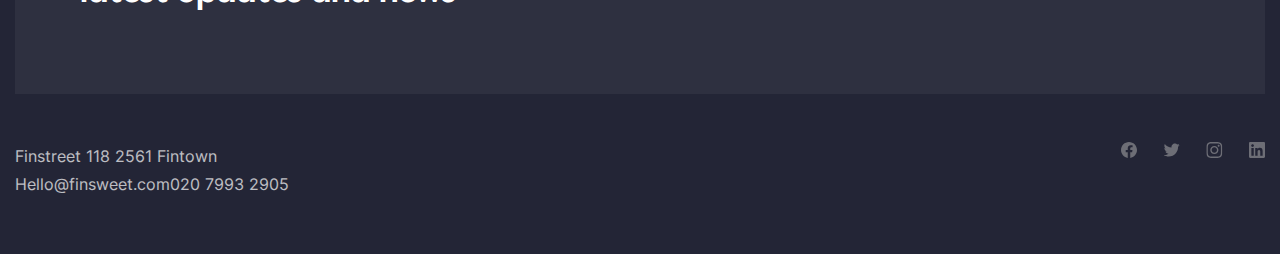
<file: Flipr/contact.html>
<!DOCTYPE html><html lang="en" class="page">
<!-- Mirrored from ainur1235456142432314.github.io/Finsweet/contact.html by HTTrack Website Copier/3.x [XR&CO'2014], Thu, 21 Nov 2024 17:22:33 GMT -->
<!-- Added by HTTrack --><meta http-equiv="content-type" content="text/html;charset=utf-8" /><!-- /Added by HTTrack -->
<head><meta charset="UTF-8"><meta name="viewport" content="width=device-width,initial-scale=1"><link rel="shortcut icon" href="favicon.html" type="image/x-icon"><meta http-equiv="X-UA-Compatible" content="ie=edge"><meta name="theme-color" content="#111111"><title>Finsweet</title><link rel="preload" href="fonts/InterMedium.woff2" as="font" type="font/woff2" crossorigin><link rel="preload" href="fonts/InterRegular.woff2" as="font" type="font/woff2" crossorigin><link rel="preload" href="fonts/InterSemiBold.woff2" as="font" type="font/woff2" crossorigin><link rel="preload" href="fonts/InterBlack.woff2" as="font" type="font/woff2" crossorigin><link rel="preload" href="fonts/Sen-Bold.woff2" as="font" type="font/woff2" crossorigin><link rel="stylesheet" href="css/vendor.css"><link rel="stylesheet" href="css/main.css"><script defer="defer" src="js/main.js"></script></head><body class="page__body"><div class="site-container"><header class="header"><div class="container header__container"><div class="header__left"><a href="index-2.html" class="header__logo"><img src="img/logo.png" alt="logo"></a></div><div class="header__right"><nav class="header__nav nav" title="navigation menu"><ul class="nav__list list-reset menu"><li class="nav__item menu__item"><a href="index-2.html" class="nav__link menu__item-link" data-scroll data-name="Home">Home</a></li><li class="nav__item menu__item"><a href="blog-page.html" class="nav__link menu__item-link" data-scroll data-name="Blog">Blog</a></li><li class="nav__item menu__item"><a href="about-page.html" class="nav__link menu__item-link" data-scroll data-name="About us">About us</a></li><li class="nav__item menu__item"><a href="contact.html" class="nav__link menu__item-link" data-scroll data-name="Contact us">Contact us</a></li></ul><div class="burger"><span></span></div></nav><a href="#subscribe" class="header__link">Subscribe</a></div></div></header><main class="main"><section class="contact-form"><div class="contact-form__container container"><div class="contact-form__wrapper"><div class="contact-form__top"><h3 class="contact-form__subtitle">Contact us</h3><h1 class="contact-form__title title">Let’s Start a Conversation</h1><p class="contact-form__descr">Lorem ipsum dolor sit amet, consectetur adipiscing elit, sed do eiusmod tempor incididunt ut labore et dolore magna aliqua. Ut enim ad minim.</p></div><div class="contact-form__middle"><div class="contact-form__left"><h5 class="contact-form__subtext">Working hours</h5><span class="contact-form__dedicated">Monday To Friday</span> <span class="contact-form__dedicated">9:00 AM to 8:00 PM </span><span class="contact-form__text">Our Support Team is available 24/7</span></div><div class="contact-form__right"><h5 class="contact-form__subtext">Contact</h5><a href="tel:02079932905"><span class="contact-form__dedicated">020 7993 2905</span></a> <a href="mailto:hello@finsweet.com" class="contact-form__text"><span>hello@finsweet.com</span></a></div></div><div class="contact-form__bottom"><form action="#" class="contact-form__form form"><div class="form__field form__name"><input class="form__input form__input--name" type="text" placeholder=" " name="name" required autocomplete="off"> <label for="name" class="form__label form__label--name"><span class="form__span form__span--name">Full Name</span></label></div><div class="form__field form__mail"><input class="form__input form__input--mail" type="mail" placeholder=" " name="mail" required autocomplete="off"> <label for="mail" class="form__label form__label--mail"><span class="form__span form__span--mail">Your Email</span></label></div><div class="form__field form__dropdown"><select class="form__input form__select" name="menu" id="meun-items"><option class="form__option form__option--disabled" disabled="disabled" selected="selected">Query Related</option><option class="form__option" value="html">HTML</option><option class="form__option" value="css">CSS</option><option class="form__option" value="js">JAVASCRIPT</option><option class="form__option" value="c">VUE.js</option></select></div><div class="form__field form__textarea"><textarea class="form__input form__input--textarea" type="text" placeholder=" " name="textarea" required rows="4" cols="50" autocomplete="off"></textarea> <label for="textarea" class="form__label form__label--textarea"><span class="form__span form__span--textarea">Message</span></label></div><button type="submit" class="form__btn btn-reset btn">Send Message</button></form></div></div></div></section></main><footer class="footer"><div class="footer__container container"><div class="footer__header"><div class="footer__left"><a href="#" class="footer__logo"><img src="img/logo.png" alt="logo"></a></div><div class="footer__right"><nav class="footer__nav nav" title="footer navigation menu"><ul class="nav__list list-reset"><li class="nav__item"><a href="index-2.html" class="nav__link" data-name="Home">Home</a></li><li class="nav__item"><a href="blog-page.html" class="nav__link" data-name="Blog">Blog</a></li><li class="nav__item"><a href="about-page.html" class="nav__link" data-name="About us">About us</a></li><li class="nav__item"><a href="contact.html" class="nav__link" data-name="Contact us">Contact us</a></li><li class="nav__item"><a href="privacy.html" class="nav__link" data-name="Privacy Policy">Privacy Policy</a></li></ul></nav></div></div><div class="footer__middle"><h2 class="footer__title title">Subscribe to our news letter to get latest updates and news</h2><form class="footer__subscribe" id="subscribe"><input type="email" class="footer__input" required placeholder="Enter Your Email"> <button class="footer__btn btn btn-reset" type="submit">Subscribe</button></form></div><div class="footer__bottom"><div class="footer__bottom-left"><span class="footer__address">Finstreet 118 2561 Fintown</span> <span class="footer__contacts"><a href="#">Hello@finsweet.com </a>020 7993 2905</span></div><div class="footer__bottom-right"><div class="footer__social"><a class="footer__link" href="#"><img src="img/svg/fb-neg.svg" alt="facebook link"></a><a class="footer__link" href="#"><img src="img/svg/tw-neg.svg" alt="twitter link"></a><a class="footer__link" href="#"><img src="img/svg/inst-neg.svg" alt="instagram link"></a><a class="footer__link" href="#"><img src="img/svg/linked-neg.svg" alt="linkedin link"></a></div></div></div></div></footer></div></body>
<!-- Mirrored from ainur1235456142432314.github.io/Finsweet/contact.html by HTTrack Website Copier/3.x [XR&CO'2014], Thu, 21 Nov 2024 17:22:33 GMT -->
</html>
</file>
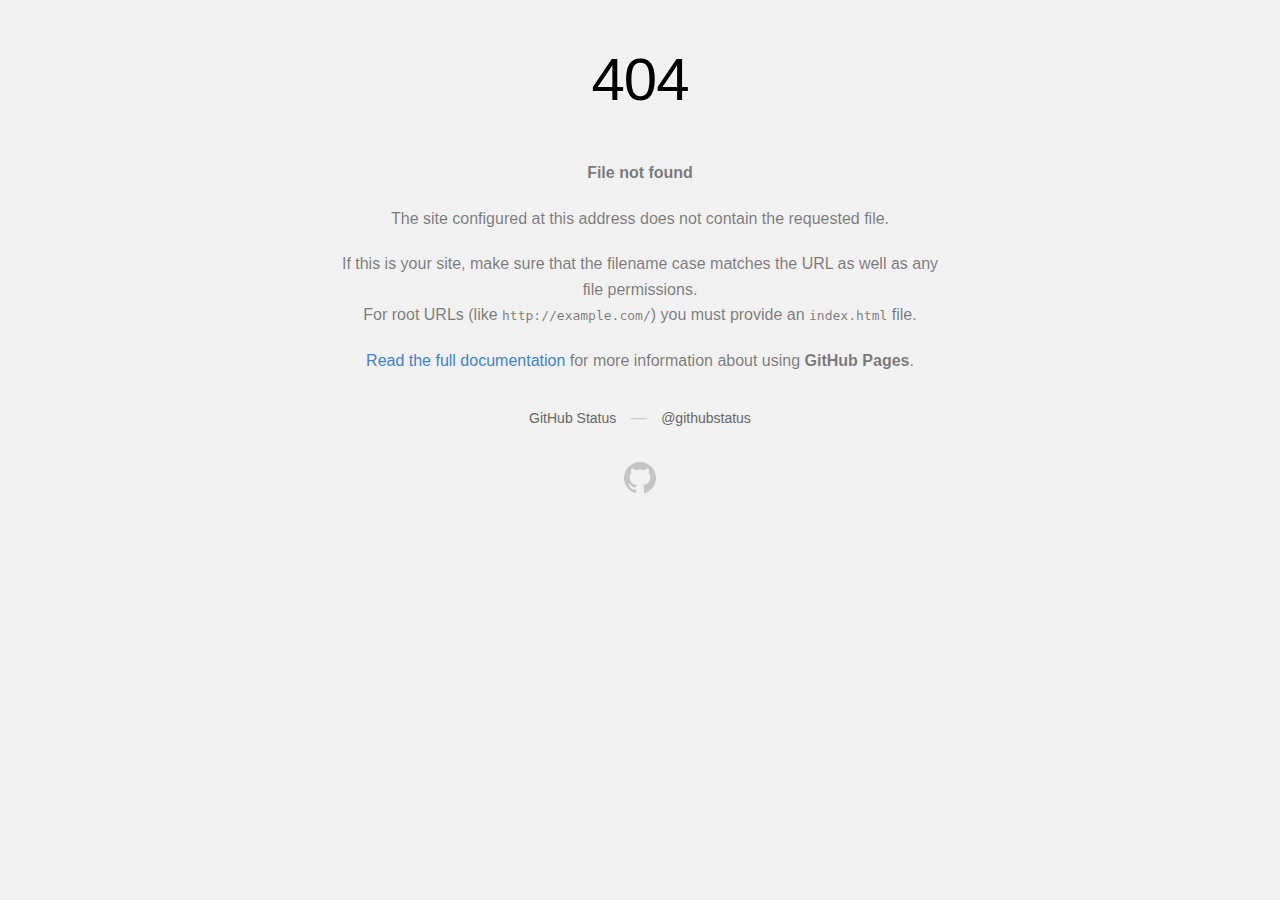
<file: Flipr/favicon.html>
<!DOCTYPE html>
<html>
  <head>
    <meta http-equiv="Content-type" content="text/html; charset=utf-8">
    <meta http-equiv="Content-Security-Policy" content="default-src 'none'; style-src 'unsafe-inline'; img-src data:; connect-src 'self'">
    <title>Page not found &middot; GitHub Pages</title>
    <style type="text/css" media="screen">
      body {
        background-color: #f1f1f1;
        margin: 0;
        font-family: "Helvetica Neue", Helvetica, Arial, sans-serif;
      }

      .container { margin: 50px auto 40px auto; width: 600px; text-align: center; }

      a { color: #4183c4; text-decoration: none; }
      a:hover { text-decoration: underline; }

      h1 { width: 800px; position:relative; left: -100px; letter-spacing: -1px; line-height: 60px; font-size: 60px; font-weight: 100; margin: 0px 0 50px 0; text-shadow: 0 1px 0 #fff; }
      p { color: rgba(0, 0, 0, 0.5); margin: 20px 0; line-height: 1.6; }

      ul { list-style: none; margin: 25px 0; padding: 0; }
      li { display: table-cell; font-weight: bold; width: 1%; }

      .logo { display: inline-block; margin-top: 35px; }
      .logo-img-2x { display: none; }
      @media
      only screen and (-webkit-min-device-pixel-ratio: 2),
      only screen and (   min--moz-device-pixel-ratio: 2),
      only screen and (     -o-min-device-pixel-ratio: 2/1),
      only screen and (        min-device-pixel-ratio: 2),
      only screen and (                min-resolution: 192dpi),
      only screen and (                min-resolution: 2dppx) {
        .logo-img-1x { display: none; }
        .logo-img-2x { display: inline-block; }
      }

      #suggestions {
        margin-top: 35px;
        color: #ccc;
      }
      #suggestions a {
        color: #666666;
        font-weight: 200;
        font-size: 14px;
        margin: 0 10px;
      }

    </style>
  </head>
  <body>

    <div class="container">

      <h1>404</h1>
      <p><strong>File not found</strong></p>

      <p>
        The site configured at this address does not
        contain the requested file.
      </p>

      <p>
        If this is your site, make sure that the filename case matches the URL
        as well as any file permissions.<br>
        For root URLs (like <code>http://example.com/</code>) you must provide an
        <code>index.html</code> file.
      </p>

      <p>
        <a href="https://help.github.com/pages/">Read the full documentation</a>
        for more information about using <strong>GitHub Pages</strong>.
      </p>

      <div id="suggestions">
        <a href="https://githubstatus.com">GitHub Status</a> &mdash;
        <a href="https://twitter.com/githubstatus">@githubstatus</a>
      </div>

      <a href="/" class="logo logo-img-1x">
        <img width="32" height="32" title="" alt="" src="[data-uri]">
      </a>

      <a href="/" class="logo logo-img-2x">
        <img width="32" height="32" title="" alt="" src="[data-uri]">
      </a>
    </div>
  </body>
</html>
</file>
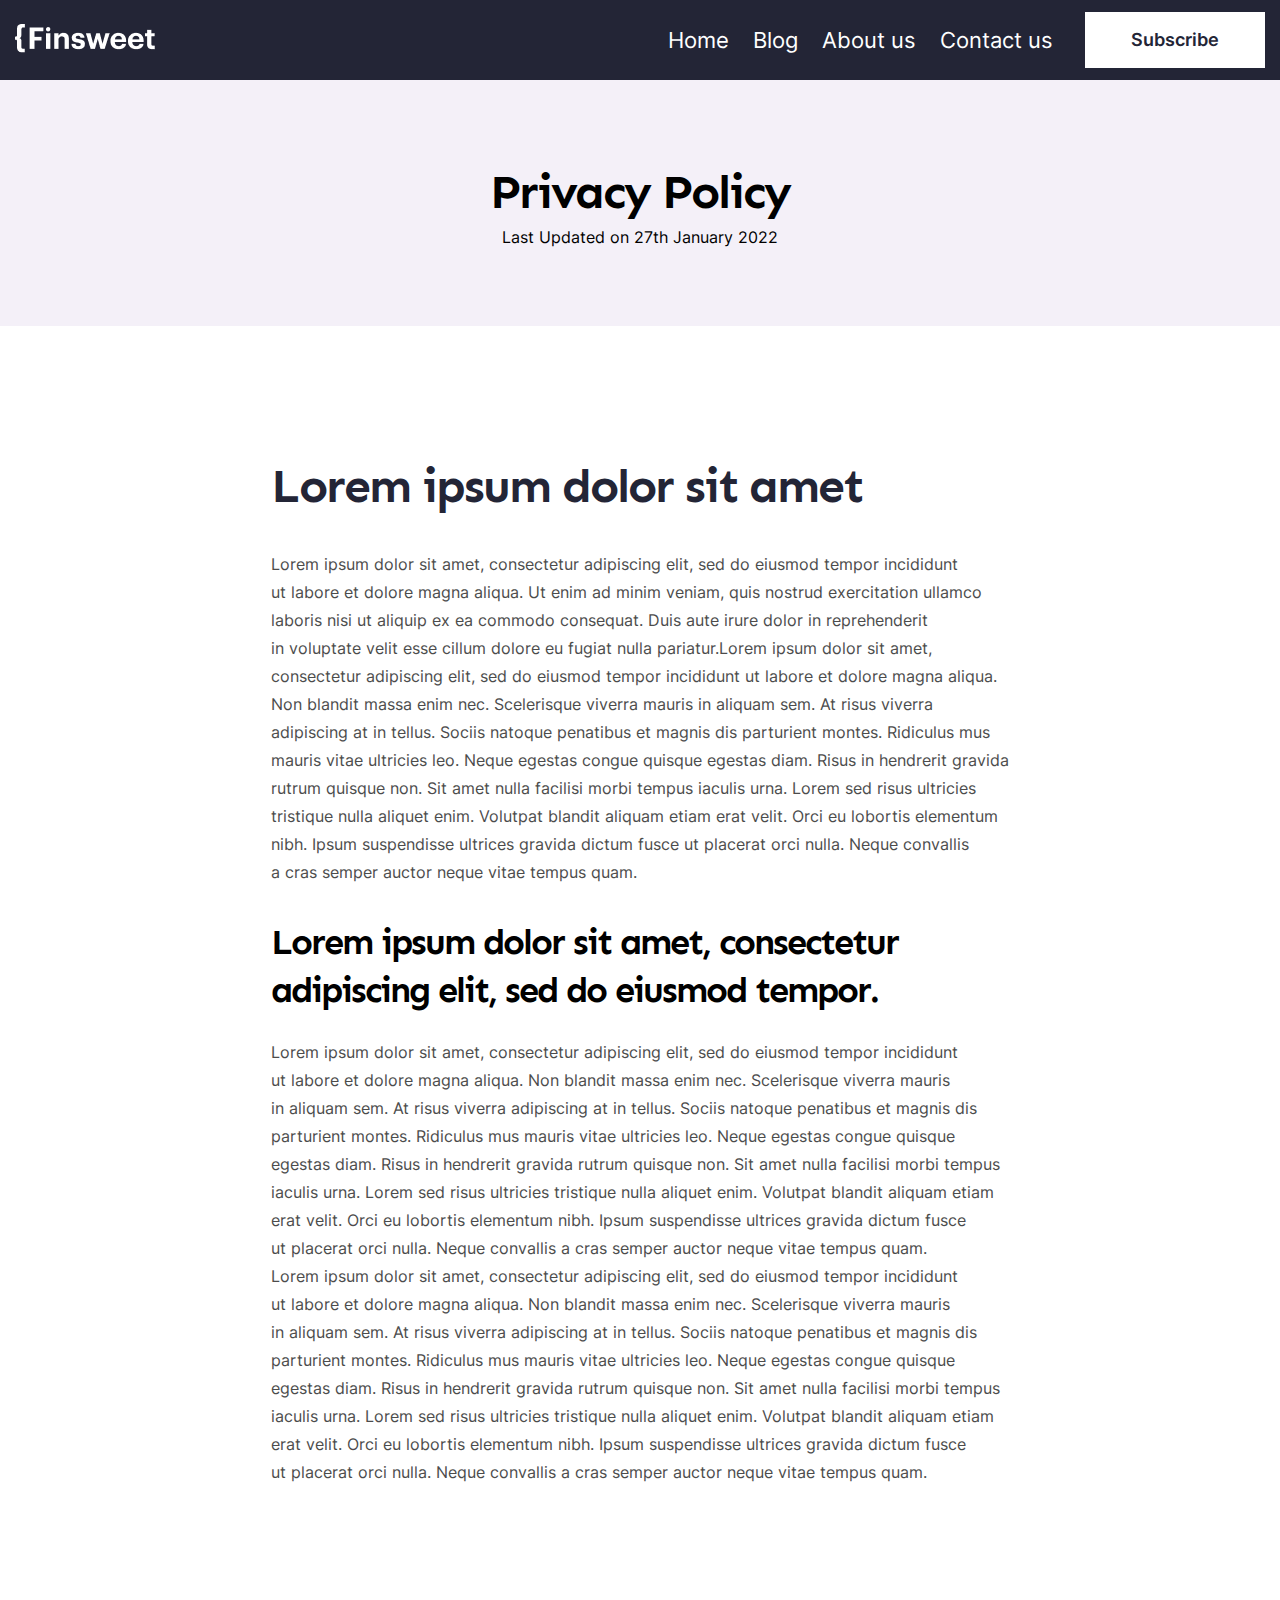
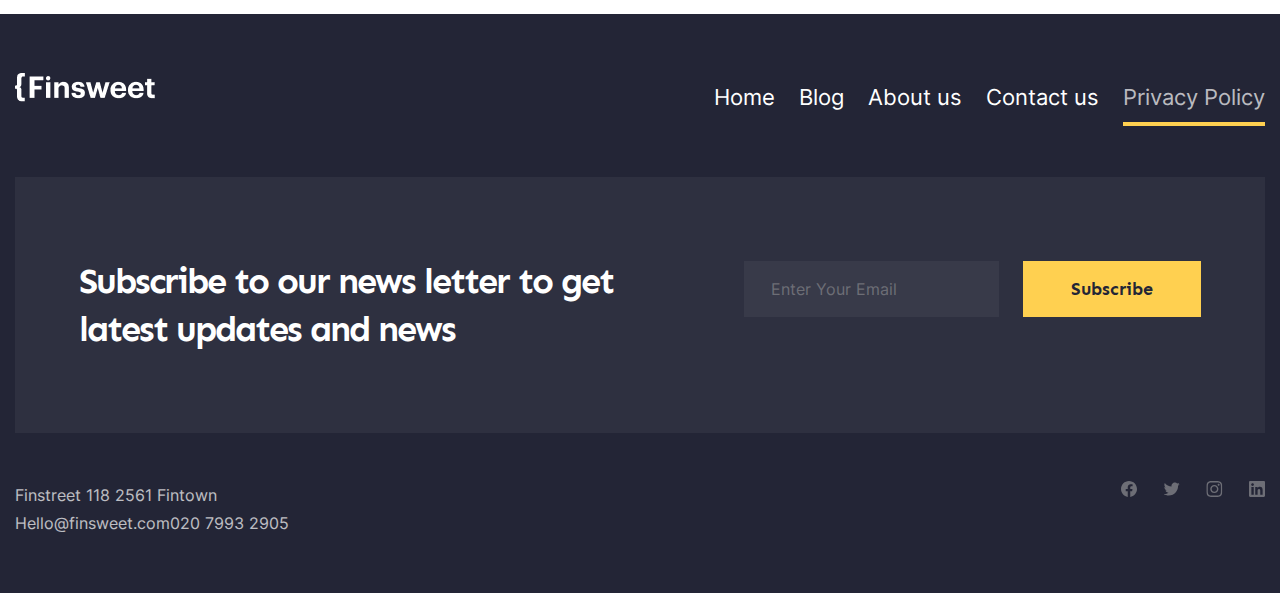
<file: Flipr/privacy.html>
<!DOCTYPE html><html lang="en" class="page">
<!-- Mirrored from ainur1235456142432314.github.io/Finsweet/privacy.html by HTTrack Website Copier/3.x [XR&CO'2014], Thu, 21 Nov 2024 17:22:33 GMT -->
<!-- Added by HTTrack --><meta http-equiv="content-type" content="text/html;charset=utf-8" /><!-- /Added by HTTrack -->
<head><meta charset="UTF-8"><meta name="viewport" content="width=device-width,initial-scale=1"><link rel="shortcut icon" href="favicon.html" type="image/x-icon"><meta http-equiv="X-UA-Compatible" content="ie=edge"><meta name="theme-color" content="#111111"><title>Finsweet</title><link rel="preload" href="fonts/InterMedium.woff2" as="font" type="font/woff2" crossorigin><link rel="preload" href="fonts/InterRegular.woff2" as="font" type="font/woff2" crossorigin><link rel="preload" href="fonts/InterSemiBold.woff2" as="font" type="font/woff2" crossorigin><link rel="preload" href="fonts/InterBlack.woff2" as="font" type="font/woff2" crossorigin><link rel="preload" href="fonts/Sen-Bold.woff2" as="font" type="font/woff2" crossorigin><link rel="stylesheet" href="css/vendor.css"><link rel="stylesheet" href="css/main.css"><script defer="defer" src="js/main.js"></script></head><body class="page__body"><div class="site-container"><header class="header"><div class="container header__container"><div class="header__left"><a href="index-2.html" class="header__logo"><img src="img/logo.png" alt="logo"></a></div><div class="header__right"><nav class="header__nav nav" title="navigation menu"><ul class="nav__list list-reset menu"><li class="nav__item menu__item"><a href="index-2.html" class="nav__link menu__item-link" data-scroll data-name="Home">Home</a></li><li class="nav__item menu__item"><a href="blog-page.html" class="nav__link menu__item-link" data-scroll data-name="Blog">Blog</a></li><li class="nav__item menu__item"><a href="about-page.html" class="nav__link menu__item-link" data-scroll data-name="About us">About us</a></li><li class="nav__item menu__item"><a href="contact.html" class="nav__link menu__item-link" data-scroll data-name="Contact us">Contact us</a></li></ul><div class="burger"><span></span></div></nav><a href="#subscribe" class="header__link">Subscribe</a></div></div></header><main class="main"><section class="privacy-hero"><div class="privacy-hero__container container"><div class="privacy-hero__wrapper"><h1 class="privacy-hero__title title">Privacy Policy</h1><p class="privacy-hero__descr">Last Updated on <time datetime="2022-01-27">27th January 2022</time></p></div></div></section><section class="privacy-text"><div class="privacy-text__container container"><h1 class="privacy-text__title title">Lorem ipsum dolor sit amet</h1><p class="privacy-text__descr">Lorem ipsum dolor sit amet, consectetur adipiscing elit, sed do eiusmod tempor incididunt ut labore et dolore magna aliqua. Ut enim ad minim veniam, quis nostrud exercitation ullamco laboris nisi ut aliquip ex ea commodo consequat. Duis aute irure dolor in reprehenderit in voluptate velit esse cillum dolore eu fugiat nulla pariatur.Lorem ipsum dolor sit amet, consectetur adipiscing elit, sed do eiusmod tempor incididunt ut labore et dolore magna aliqua. Non blandit massa enim nec. Scelerisque viverra mauris in aliquam sem. At risus viverra adipiscing at in tellus. Sociis natoque penatibus et magnis dis parturient montes. Ridiculus mus mauris vitae ultricies leo. Neque egestas congue quisque egestas diam. Risus in hendrerit gravida rutrum quisque non. Sit amet nulla facilisi morbi tempus iaculis urna. Lorem sed risus ultricies tristique nulla aliquet enim. Volutpat blandit aliquam etiam erat velit. Orci eu lobortis elementum nibh. Ipsum suspendisse ultrices gravida dictum fusce ut placerat orci nulla. Neque convallis a cras semper auctor neque vitae tempus quam.</p><h2 class="privacy-text__subtitle title">Lorem ipsum dolor sit amet, consectetur adipiscing elit, sed do eiusmod tempor.</h2><p class="privacy-text__descr">Lorem ipsum dolor sit amet, consectetur adipiscing elit, sed do eiusmod tempor incididunt ut labore et dolore magna aliqua. Non blandit massa enim nec. Scelerisque viverra mauris in aliquam sem. At risus viverra adipiscing at in tellus. Sociis natoque penatibus et magnis dis parturient montes. Ridiculus mus mauris vitae ultricies leo. Neque egestas congue quisque egestas diam. Risus in hendrerit gravida rutrum quisque non. Sit amet nulla facilisi morbi tempus iaculis urna. Lorem sed risus ultricies tristique nulla aliquet enim. Volutpat blandit aliquam etiam erat velit. Orci eu lobortis elementum nibh. Ipsum suspendisse ultrices gravida dictum fusce ut placerat orci nulla. Neque convallis a cras semper auctor neque vitae tempus quam.<br>Lorem ipsum dolor sit amet, consectetur adipiscing elit, sed do eiusmod tempor incididunt ut labore et dolore magna aliqua. Non blandit massa enim nec. Scelerisque viverra mauris in aliquam sem. At risus viverra adipiscing at in tellus. Sociis natoque penatibus et magnis dis parturient montes. Ridiculus mus mauris vitae ultricies leo. Neque egestas congue quisque egestas diam. Risus in hendrerit gravida rutrum quisque non. Sit amet nulla facilisi morbi tempus iaculis urna. Lorem sed risus ultricies tristique nulla aliquet enim. Volutpat blandit aliquam etiam erat velit. Orci eu lobortis elementum nibh. Ipsum suspendisse ultrices gravida dictum fusce ut placerat orci nulla. Neque convallis a cras semper auctor neque vitae tempus quam.</p></div></section></main><footer class="footer"><div class="footer__container container"><div class="footer__header"><div class="footer__left"><a href="#" class="footer__logo"><img src="img/logo.png" alt="logo"></a></div><div class="footer__right"><nav class="footer__nav nav" title="footer navigation menu"><ul class="nav__list list-reset"><li class="nav__item"><a href="index-2.html" class="nav__link" data-name="Home">Home</a></li><li class="nav__item"><a href="blog-page.html" class="nav__link" data-name="Blog">Blog</a></li><li class="nav__item"><a href="about-page.html" class="nav__link" data-name="About us">About us</a></li><li class="nav__item"><a href="contact.html" class="nav__link" data-name="Contact us">Contact us</a></li><li class="nav__item"><a href="privacy.html" class="nav__link" data-name="Privacy Policy">Privacy Policy</a></li></ul></nav></div></div><div class="footer__middle"><h2 class="footer__title title">Subscribe to our news letter to get latest updates and news</h2><form class="footer__subscribe" id="subscribe"><input type="email" class="footer__input" required placeholder="Enter Your Email"> <button class="footer__btn btn btn-reset" type="submit">Subscribe</button></form></div><div class="footer__bottom"><div class="footer__bottom-left"><span class="footer__address">Finstreet 118 2561 Fintown</span> <span class="footer__contacts"><a href="#">Hello@finsweet.com </a>020 7993 2905</span></div><div class="footer__bottom-right"><div class="footer__social"><a class="footer__link" href="#"><img src="img/svg/fb-neg.svg" alt="facebook link"></a><a class="footer__link" href="#"><img src="img/svg/tw-neg.svg" alt="twitter link"></a><a class="footer__link" href="#"><img src="img/svg/inst-neg.svg" alt="instagram link"></a><a class="footer__link" href="#"><img src="img/svg/linked-neg.svg" alt="linkedin link"></a></div></div></div></div></footer></div></body>
<!-- Mirrored from ainur1235456142432314.github.io/Finsweet/privacy.html by HTTrack Website Copier/3.x [XR&CO'2014], Thu, 21 Nov 2024 17:22:33 GMT -->
</html>
</file>
<file: Flipr/css/main.css>
:root {
    --font-family: "Inter", sans-serif;
    --content-width: 1280px;
    --container-offset: 15px;
    --container-width: calc(var(--content-width) + (var(--container-offset) * 2));
    --offset: 128px;
    --dark: #232536;
    --grey: #6d6e76;
    --violet: #f4f0f8;
    --light-color: #fff;
    --orange: #ff4d00;
    --accent: #ffd050;
    --accent-hover: #edc14a;
  }
  .custom-checkbox__field:checked + .custom-checkbox__content::after {
    opacity: 1;
  }
  .custom-checkbox__field:focus + .custom-checkbox__content::before {
    outline: red solid 2px;
    outline-offset: 2px;
  }
  .custom-checkbox__field:disabled + .custom-checkbox__content {
    opacity: 0.4;
    pointer-events: none;
  }
  @font-face {
    font-family: Inter;
    src: url(../fonts/InterRegular.woff2) format("woff2");
    font-weight: 400;
    font-display: swap;
    font-style: normal;
  }
  @font-face {
    font-family: Inter;
    src: url(../fonts/InterMedium.woff2) format("woff2");
    font-weight: 500;
    font-display: swap;
    font-style: normal;
  }
  @font-face {
    font-family: Inter;
    src: url(../fonts/InterSemiBold.woff2) format("woff2");
    font-weight: 700;
    font-display: swap;
    font-style: normal;
  }
  @font-face {
    font-family: Inter;
    src: url(../fonts/InterBlack.woff2) format("woff2");
    font-weight: 900;
    font-display: swap;
    font-style: normal;
  }
  @font-face {
    font-family: Sen;
    src: url(../fonts/Sen-Bold.woff2) format("woff2");
    font-weight: 800;
    font-display: swap;
    font-style: normal;
  }
  html {
    -webkit-box-sizing: border-box;
    box-sizing: border-box;
  }
  *,
  ::after,
  ::before {
    -webkit-box-sizing: inherit;
    box-sizing: inherit;
  }
  .page {
    height: 100%;
    font-family: var(--font-family, sans-serif);
    -webkit-text-size-adjust: 100%;
  }
  .page__body {
    margin: 0;
    min-width: 320px;
    min-height: 100%;
    font-size: 16px;
  }
  img {
    height: auto;
    max-width: 100%;
    -o-object-fit: cover;
    object-fit: cover;
  }
  a {
    text-decoration: none;
  }
  .site-container {
    overflow: hidden;
  }
  .is-hidden {
    display: none !important;
  }
  .btn-reset {
    border: none;
    padding: 0;
    background-color: transparent;
    cursor: pointer;
  }
  .list-reset {
    list-style: none;
    margin: 0;
    padding: 0;
  }
  .input-reset {
    -webkit-appearance: none;
    -moz-appearance: none;
    appearance: none;
    border: none;
    border-radius: 0;
    background-color: #fff;
  }
  .input-reset::-webkit-search-cancel-button,
  .input-reset::-webkit-search-decoration,
  .input-reset::-webkit-search-results-button,
  .input-reset::-webkit-search-results-decoration {
    display: none;
  }
  .visually-hidden {
    position: absolute;
    overflow: hidden;
    margin: -1px;
    border: 0;
    padding: 0;
    width: 1px;
    height: 1px;
    clip: rect(0 0 0 0);
  }
  .container {
    margin: 0 auto;
    padding: 0 var(--container-offset);
    max-width: var(--container-width);
  }
  .js-focus-visible :focus:not(.focus-visible) {
    outline: 0;
  }
  .centered {
    text-align: center;
  }
  .dis-scroll {
    position: fixed;
    left: 0;
    top: 0;
    overflow: hidden;
    width: 100%;
    height: 100vh;
    -ms-scroll-chaining: none;
    overscroll-behavior: none;
  }
  .page--ios .dis-scroll {
    position: relative;
  }
  .header {
    background-color: var(--dark);
    color: var(--light-color);
  }
  .header__container {
    height: 80px;
    display: -webkit-box;
    display: -ms-flexbox;
    display: flex;
    -webkit-box-pack: justify;
    -ms-flex-pack: justify;
    justify-content: space-between;
    -webkit-box-align: center;
    -ms-flex-align: center;
    align-items: center;
  }
  .header__right {
    display: -webkit-box;
    display: -ms-flexbox;
    display: flex;
  }
  .header__nav {
    margin-right: 32px;
    display: -webkit-box;
    display: -ms-flexbox;
    display: flex;
    -webkit-box-align: center;
    -ms-flex-align: center;
    align-items: center;
  }
  @media (max-width: 1024px) {
    .header__nav {
      margin-right: 16px;
      margin-left: 16px;
    }
  }
  @media (max-width: 576px) {
    :root {
      --offset: 64px;
    }
    .header__nav {
      margin-left: 10px;
    }
  }
  .header__link {
    position: relative;
    font-weight: 700;
    font-size: 18px;
    line-height: 24px;
    color: var(--dark);
    background-color: var(--light-color);
    padding: 16px 46px;
    -webkit-transition: background-color 0.3s ease-in-out;
    -o-transition: background-color 0.3s ease-in-out;
    transition: background-color 0.3s ease-in-out;
  }
  .header__link:hover {
    background-color: rgba(255, 255, 255, 0.7);
  }
  .nav__list {
    display: -webkit-box;
    display: -ms-flexbox;
    display: flex;
  }
  .nav__item {
    -webkit-transition: 1s;
    -o-transition: 1s;
    transition: 1s;
    position: relative;
  }
  .nav__item:not(:last-child) {
    margin-right: 24px;
  }
  .nav__link {
    position: relative;
    font-weight: 400;
    display: -webkit-box;
    display: -ms-flexbox;
    display: flex;
    -webkit-box-align: center;
    -ms-flex-align: center;
    align-items: center;
    color: var(--light-color);
    -webkit-transition: color 0.5s;
    -o-transition: color 0.5s;
    transition: color 0.5s;
  }
  .nav__link:after {
    content: "";
    bottom: -5px;
    left: 0;
    position: absolute;
    background-color: var(--accent);
    height: 4px;
    width: 0;
    -webkit-transition: 0.5s;
    -o-transition: 0.5s;
    transition: 0.5s;
  }
  .nav__link:hover {
    color: var(--grey);
  }
  .nav__link:hover:after {
    width: 100%;
  }
  .nav__link--active {
    position: relative;
    color: var(--grey);
  }
  .nav__link--active:hover:before {
    width: 0;
    -webkit-transition: none;
    -o-transition: none;
    transition: none;
  }
  .nav__link--active:after {
    content: "";
    bottom: -5px;
    left: 0;
    position: absolute;
    background-color: var(--accent);
    height: 4px;
    width: 100%;
  }
  .burger {
    display: none;
    cursor: pointer;
  }
  @media screen and (max-width: 768px) {
    .menu {
      position: fixed;
      background: #131418;
      left: 0;
      top: 0;
      height: 100vh;
      width: 100vw;
      display: none;
    }
    .menu.active {
      display: -webkit-box;
      display: -ms-flexbox;
      display: flex;
      left: 0;
      top: 0;
      height: 100vh;
      width: 100vw;
      -webkit-box-orient: vertical;
      -webkit-box-direction: normal;
      -ms-flex-direction: column;
      flex-direction: column;
      pointer-events: all;
      -webkit-box-pack: center;
      -ms-flex-pack: center;
      justify-content: center;
      -webkit-box-align: center;
      -ms-flex-align: center;
      align-items: center;
      z-index: 22;
      -webkit-animation: 0.1s linear fade;
      animation: 0.1s linear fade;
    }
    .burger {
      display: block;
      position: relative;
      height: 20px;
      width: 30px;
      z-index: 102;
      cursor: pointer;
    }
    .burger.active-burger:before {
      background: var(--grey);
      -webkit-transform: rotate(45deg);
      -ms-transform: rotate(45deg);
      transform: rotate(45deg);
      -webkit-transition: 0.3s cubic-bezier(0.785, 0.135, 0.15, 0.86);
      -o-transition: 0.3s cubic-bezier(0.785, 0.135, 0.15, 0.86);
      transition: 0.3s cubic-bezier(0.785, 0.135, 0.15, 0.86);
      top: 8px;
    }
    .burger.active-burger:after {
      background: var(--grey);
      -webkit-transform: rotate(-45deg);
      -ms-transform: rotate(-45deg);
      transform: rotate(-45deg);
      bottom: 10px;
      -webkit-transition: 0.3s cubic-bezier(0.785, 0.135, 0.15, 0.86);
      -o-transition: 0.3s cubic-bezier(0.785, 0.135, 0.15, 0.86);
      transition: 0.3s cubic-bezier(0.785, 0.135, 0.15, 0.86);
    }
    .burger.active-burger span {
      -webkit-transform: scale(0);
      -ms-transform: scale(0);
      transform: scale(0);
    }
    .burger:after,
    .burger:before {
      content: "";
      position: absolute;
      height: 2px;
      width: 100%;
      background: rgba(109, 110, 118, 0.6);
      -webkit-transition: 0.3s cubic-bezier(0.785, 0.135, 0.15, 0.86);
      -o-transition: 0.3s cubic-bezier(0.785, 0.135, 0.15, 0.86);
      transition: 0.3s cubic-bezier(0.785, 0.135, 0.15, 0.86);
    }
    .burger:before {
      top: 0;
    }
    .burger::after {
      bottom: 0;
    }
    .burger span {
      position: absolute;
      top: 9px;
      right: 0;
      width: 100%;
      background: rgba(109, 110, 118, 0.6);
      height: 2px;
      -webkit-transform: scale(1);
      -ms-transform: scale(1);
      transform: scale(1);
      -webkit-transition: 0.3s cubic-bezier(0.785, 0.135, 0.15, 0.86);
      -o-transition: 0.3s cubic-bezier(0.785, 0.135, 0.15, 0.86);
      transition: 0.3s cubic-bezier(0.785, 0.135, 0.15, 0.86);
    }
    .menu__item {
      margin-top: 15px;
    }
    .menu__item-link {
      color: #fff;
    }
  }
  .active {
    color: rgba(255, 255, 255, 0.7);
  }
  .active:after {
    content: "";
    bottom: -5px;
    left: 0;
    position: absolute;
    background-color: var(--accent);
    height: 4px;
    width: 100%;
    -webkit-transition: 0.5s;
    -o-transition: 0.5s;
    transition: 0.5s;
  }
  .hero {
    position: relative;
    height: 720px;
    background: -o-radial-gradient(
        81% -150%,
        circle,
        rgba(255, 255, 255, 0) 40%,
        #101010 100%
      ),
      url(../img/hero-bg.webp);
    background: radial-gradient(
        circle at 81% -150%,
        rgba(255, 255, 255, 0) 40%,
        #101010 100%
      ),
      url(../img/hero-bg.webp);
    background-position: center;
    background-repeat: no-repeat;
    background-size: cover;
    margin-bottom: var(--offset);
  }
  @media (max-width: 1024px) {
    .hero {
      height: 550px;
    }
  }
  @media (max-width: 768px) {
    .nav__item:not(:last-child) {
      margin-right: 0;
    }
    .hero {
      height: 620px;
    }
  }
  .hero__container {
    height: 100%;
  }
  .hero__wrapper {
    padding-top: var(--offset);
    max-width: 804px;
    max-height: 400px;
    height: 100%;
    margin: 0;
  }
  .hero__subtitle {
    margin-bottom: 24px;
    color: var(--light-color);
    font-weight: 500;
    font-size: 16px;
    line-height: 20px;
    letter-spacing: 3px;
    text-transform: uppercase;
  }
  .hero__link {
    display: inline-block;
    font-weight: 900;
    font-size: 16px;
    line-height: 20px;
    letter-spacing: 3px;
    text-transform: uppercase;
    color: var(--light-color);
  }
  .hero__title {
    font-family: Sen;
    margin: 24px 0;
    font-weight: 700;
    font-size: 56px;
    line-height: 64px;
    letter-spacing: -2px;
    color: var(--light-color);
  }
  @media (max-width: 768px) {
    .hero__title {
      font-size: 48px;
      line-height: 56px;
    }
    .posts__container {
      -webkit-box-orient: vertical;
      -webkit-box-direction: normal;
      -ms-flex-direction: column;
      flex-direction: column;
    }
  }
  .hero__quote {
    margin-bottom: 16px;
    font-weight: 400;
    font-size: 16px;
    line-height: 28px;
    color: var(--light-color);
  }
  .hero__quote cite {
    color: var(--accent);
    font-style: normal;
  }
  .hero__quote time {
    position: relative;
    margin-left: 10px;
  }
  .hero__author {
    position: relative;
    margin-right: 2px;
  }
  .hero__author::after {
    position: absolute;
    top: 0;
    right: -6px;
    content: "";
    background-color: var(--light-color);
    width: 1px;
    height: 16px;
  }
  .hero__descr {
    margin: 24px 0 48px;
    font-weight: 400;
    font-size: 16px;
    line-height: 28px;
    color: var(--light-color);
    max-width: 600px;
  }
  .posts {
    margin-bottom: var(--offset);
  }
  .posts__container {
    display: -webkit-box;
    display: -ms-flexbox;
    display: flex;
    gap: 32px;
  }
  .posts__featured {
    margin-top: 32px;
    padding: 32px;
    border: 1px solid rgba(109, 110, 118, 0.1);
  }
  @media (max-width: 1024px) {
    .posts__container {
      gap: 16px;
    }
    .posts__featured {
      padding: 16px;
      height: 100%;
    }
  }
  .posts__img {
    margin-bottom: 32px;
  }
  .posts__quote {
    margin-bottom: 16px;
  }
  .posts__subtitle {
    margin: 16px 0;
    font-family: Sen;
    font-style: normal;
    font-weight: 700;
    font-size: 28px;
    line-height: 40px;
    letter-spacing: -1px;
  }
  .posts__text {
    margin: 0 0 61px;
    font-weight: 400;
    font-size: 16px;
    line-height: 28px;
  }
  .quote {
    font-weight: 500;
    font-size: 14px;
    line-height: 20px;
    color: #4c4c4c;
  }
  .quote__author {
    position: relative;
    font-weight: 500;
    font-size: 14px;
    line-height: 20px;
    color: #592ea9;
    font-style: normal;
  }
  .quote__author::after {
    position: absolute;
    top: 2px;
    right: -6px;
    content: "";
    background-color: #4c4c4c;
    width: 1px;
    height: 13px;
  }
  .quote time {
    margin-left: 10px;
  }
  .btn {
    display: inline-block;
    color: var(--dark);
    font-family: Sen;
    font-weight: 700;
    font-size: 18px;
    line-height: 24px;
    -webkit-box-align: center;
    -ms-flex-align: center;
    align-items: center;
    background-color: var(--accent);
    padding: 16px 48px;
  }
  .btn:hover {
    background-color: var(--accent-hover);
    -webkit-transition: background-color 0.3s ease-in-out;
    -o-transition: background-color 0.3s ease-in-out;
    transition: background-color 0.3s ease-in-out;
  }
  .aside {
    max-width: 550px;
  }
  .aside__top {
    display: -webkit-box;
    display: -ms-flexbox;
    display: flex;
    -webkit-box-pack: justify;
    -ms-flex-pack: justify;
    justify-content: space-between;
  }
  @media (max-width: 768px) {
    .aside {
      max-width: 100%;
    }
    .aside__title {
      padding-left: 16px;
    }
    .about__wrapper {
      -webkit-box-orient: vertical;
      -webkit-box-direction: normal;
      -ms-flex-direction: column;
      flex-direction: column;
      -webkit-box-align: center;
      -ms-flex-align: center;
      align-items: center;
    }
  }
  .aside__link {
    display: block;
    font-style: normal;
    font-weight: 400;
    font-size: 16px;
    line-height: 28px;
  }
  .aside__bot {
    margin-top: 32px;
    height: 100%;
  }
  .aside__block {
    max-height: 181px;
    height: 100%;
    padding: 32px 116px 25px 32px;
  }
  @media (max-width: 1100px) {
    .aside__block {
      padding: 24px;
      height: auto;
    }
  }
  @media (max-width: 1024px) {
    .aside__block {
      padding: 16px;
    }
  }
  .aside__block:hover {
    background: #fbf6ea;
    -webkit-transition: background 0.3s ease-in-out;
    -o-transition: background 0.3s ease-in-out;
    transition: background 0.3s ease-in-out;
  }
  .aside__quote {
    margin-bottom: 8px;
  }
  .aside__descr {
    display: block;
    font-family: Sen;
    font-style: normal;
    font-weight: 700;
    font-size: 24px;
    line-height: 32px;
    color: var(--dark);
    margin-top: 8px;
  }
  .title {
    margin: 0;
    font-family: Sen;
    font-style: normal;
    font-weight: 700;
    font-size: 36px;
    line-height: 48px;
    letter-spacing: -2px;
    color: var(--dark-color);
  }
  .about {
    color: var(--dark);
    margin-bottom: var(--offset);
  }
  .about__container {
    position: relative;
    max-height: 500px;
    background: #f4f0f8;
    padding: 96px 108px 96px 80px;
  }
  .about__wrapper {
    position: relative;
    display: -webkit-box;
    display: -ms-flexbox;
    display: flex;
    gap: 82px;
  }
  @media (max-width: 1100px) {
    .about__wrapper {
      gap: 32px;
    }
  }
  .about__wrapper::after {
    position: absolute;
    top: -118px;
    right: -108px;
    width: 1061px;
    height: 23px;
    content: "";
    background-image: url(../img/stripe.svg);
  }
  .about__us {
    width: 50%;
  }
  @media (max-width: 768px) {
    .about__us {
      width: 100%;
    }
  }
  .about__title {
    margin: 0 0 24px;
    font-weight: 600;
    font-size: 16px;
    line-height: 20px;
    letter-spacing: 3px;
    text-transform: uppercase;
  }
  .about__subtitle {
    margin: 0 0 16px;
    font-family: Sen;
    font-style: normal;
    font-weight: 700;
    font-size: 36px;
    line-height: 48px;
    letter-spacing: -2px;
  }
  .about__text {
    margin: 0 0 16px;
    font-weight: 400;
    font-size: 16px;
    line-height: 28px;
    color: var(--grey);
  }
  .about__link {
    font-weight: 700;
    font-size: 18px;
    line-height: 32px;
    -webkit-box-align: center;
    -ms-flex-align: center;
    align-items: center;
    color: #592ea9;
  }
  .about__mission {
    width: 50%;
  }
  .category {
    margin-bottom: var(--offset);
  }
  .category__title {
    text-align: center;
  }
  .category__wrapper {
    margin-top: 48px;
    display: -webkit-box;
    display: -ms-flexbox;
    display: flex;
    gap: 32px;
  }
  @media (max-width: 1024px) {
    .about__container {
      padding: 48px;
      max-height: 100%;
    }
    .category__wrapper {
      gap: 16px;
    }
  }
  @media (max-width: 768px) {
    .about__mission {
      width: 100%;
    }
    .category__wrapper {
      -ms-flex-wrap: wrap;
      flex-wrap: wrap;
    }
  }
  .category__link {
    width: 100%;
  }
  .card {
    color: var(--dark);
    border: 1px solid rgba(109, 110, 118, 0.1);
    display: -webkit-box;
    display: -ms-flexbox;
    display: flex;
    -webkit-box-orient: vertical;
    -webkit-box-direction: normal;
    -ms-flex-direction: column;
    flex-direction: column;
    -webkit-box-align: left;
    -ms-flex-align: left;
    align-items: left;
    padding: 32px;
  }
  @media (max-width: 768px) {
    .card {
      -webkit-box-align: center;
      -ms-flex-align: center;
      align-items: center;
    }
  }
  .card:hover {
    background-color: var(--accent);
    -webkit-transition: background-color 0.3s ease-in-out;
    -o-transition: background-color 0.3s ease-in-out;
    transition: background-color 0.3s ease-in-out;
  }
  .card__icon {
    width: 48px;
    height: 48px;
    margin-bottom: 16px;
  }
  .card__title {
    margin: 0 0 4px;
    font-family: Sen;
    font-style: normal;
    font-weight: 700;
    font-size: 28px;
    line-height: 40px;
    letter-spacing: -1px;
  }
  .card__text {
    margin: 0;
    font-style: normal;
    font-weight: 400;
    font-size: 16px;
    line-height: 28px;
    color: var(--grey);
  }
  .why {
    color: var(--dark);
    margin-bottom: var(--offset);
  }
  .why__container {
    background-image: url(../img/why.webp);
    background-repeat: no-repeat;
    height: 705px;
    display: -webkit-box;
    display: -ms-flexbox;
    display: flex;
    -webkit-box-pack: end;
    -ms-flex-pack: end;
    justify-content: flex-end;
    -webkit-box-align: end;
    -ms-flex-align: end;
    align-items: flex-end;
  }
  @media (max-width: 1024px) {
    .card {
      padding: 16px;
    }
    .why__container {
      position: relative;
      height: 100%;
      background-position: left bottom;
    }
  }
  .why__wrapper {
    background-color: var(--light-color);
    padding: 80px;
    max-width: 706px;
    max-height: 584px;
  }
  .why__title {
    margin: 0 0 24px;
    font-weight: 600;
    font-size: 16px;
    line-height: 20px;
    letter-spacing: 3px;
    text-transform: uppercase;
  }
  .why__subtitle {
    margin: 0 0 16px;
    font-style: normal;
    font-weight: 700;
    font-size: 48px;
    line-height: 64px;
    letter-spacing: -2px;
  }
  @media (max-width: 1024px) {
    .why__wrapper {
      padding: 32px;
    }
    .why__subtitle {
      font-size: 36px;
      line-height: 54px;
    }
  }
  .why__text {
    margin: 0 0 32px;
    font-style: normal;
    font-weight: 400;
    font-size: 16px;
    line-height: 28px;
    color: var(--grey);
  }
  .authors {
    margin-bottom: var(--offset);
  }
  .authors__title {
    text-align: center;
  }
  .authors__wrapper {
    margin-top: 48px;
    display: -ms-grid;
    display: grid;
    -ms-grid-columns: 1fr 1fr 1fr 1fr;
    grid-template-columns: 1fr 1fr 1fr 1fr;
    gap: 32px;
  }
  .author-card {
    background: #f4f4f4;
    padding-top: 40px;
    padding-bottom: 40px;
    max-width: 296px;
    max-height: 324px;
    width: 100%;
    height: 100%;
    display: -webkit-box;
    display: -ms-flexbox;
    display: flex;
    -webkit-box-orient: vertical;
    -webkit-box-direction: normal;
    -ms-flex-direction: column;
    flex-direction: column;
    -webkit-box-pack: center;
    -ms-flex-pack: center;
    justify-content: center;
    -webkit-box-align: center;
    -ms-flex-align: center;
    align-items: center;
  }
  .author-card:hover {
    background: #fbf6ea;
    -webkit-transition: background 0.3s;
    -o-transition: background 0.3s;
    transition: background 0.3s;
  }
  .author-card__icon {
    width: 128px;
    height: 128px;
    -o-object-fit: contain;
    object-fit: contain;
    margin-bottom: 20px;
  }
  .author-card__icon img {
    width: 100%;
    border-radius: 100%;
  }
  .author-card__title {
    margin: 0;
    font-family: Sen;
    font-style: normal;
    font-weight: 700;
    font-size: 28px;
    line-height: 40px;
    letter-spacing: -1px;
    color: var(--dark);
  }
  .author-card__text {
    margin: 0 0 20px;
    font-weight: 400;
    font-size: 14px;
    line-height: 20px;
    text-align: center;
    color: var(--gray);
  }
  .author-card__social a {
    display: inline-block;
  }
  .author-card__social a:not(:last-child) {
    margin-right: 16px;
  }
  .testimonials {
    margin-bottom: var(--offset);
  }
  .testimonials__container {
    background-color: #fbf6ea;
  }
  .testimonials__wrapper {
    position: relative;
    display: -webkit-box;
    display: -ms-flexbox;
    display: flex;
    padding-top: 92px;
    padding-bottom: 75px;
  }
  @media (max-width: 1024px) {
    .authors__wrapper {
      gap: 16px;
      -ms-grid-columns: 1fr 1fr;
      grid-template-columns: 1fr 1fr;
    }
    .author-card {
      max-width: 100%;
    }
    .testimonials__wrapper {
      padding-top: 32px;
      padding-bottom: 32px;
    }
  }
  .testimonials__left {
    width: 50%;
    max-width: 350px;
    margin-left: 112px;
    margin-right: 176px;
  }
  @media (max-width: 1024px) {
    .testimonials__left {
      margin-left: 32px;
      margin-right: 32px;
    }
  }
  @media (max-width: 768px) {
    .testimonials__wrapper {
      -webkit-box-orient: vertical;
      -webkit-box-direction: normal;
      -ms-flex-direction: column;
      flex-direction: column;
      -webkit-box-align: center;
      -ms-flex-align: center;
      align-items: center;
    }
    .testimonials__left {
      max-width: 100%;
      width: 100%;
      margin: 0 0 32px;
      padding-bottom: 16px;
      text-align: center;
      border-bottom: 1px solid rgba(109, 110, 118, 0.4);
    }
    .testimonials__right::after {
      display: none;
    }
  }
  .testimonials__subtitle {
    margin: 0 0 12px;
    font-weight: 600;
    font-size: 16px;
    line-height: 20px;
    letter-spacing: 3px;
    text-transform: uppercase;
  }
  .testimonials__title {
    margin-bottom: 16px;
  }
  .testimonials__text {
    margin: 0;
  }
  .testimonials__right {
    position: relative;
    width: 50%;
  }
  .testimonials__right::after {
    content: "";
    width: 1px;
    height: 310px;
    position: absolute;
    left: -642px;
    top: -88px;
    background-color: var(--grey);
    opacity: 0.4;
    margin-left: 541px;
    margin-top: 85px;
  }
  .testimonials__descr {
    padding-right: 174px;
    font-family: Sen;
    font-style: normal;
    font-weight: 700;
    font-size: 24px;
    line-height: 32px;
    color: var(--dark);
  }
  .testimonials__descr p {
    margin: 0 0 121px;
  }
  @media (max-width: 1024px) {
    .testimonials__right::after {
      left: -580px;
    }
    .testimonials__descr {
      padding-right: 32px;
    }
    .testimonials__descr p {
      margin-bottom: 32px;
    }
  }
  @media (max-width: 768px) {
    .testimonials__right {
      width: 100%;
    }
    .testimonials__descr {
      padding: 0;
      text-align: center;
    }
    .testimonials__author {
      display: -webkit-box;
      display: -ms-flexbox;
      display: flex;
      -webkit-box-orient: vertical;
      -webkit-box-direction: normal;
      -ms-flex-direction: column;
      flex-direction: column;
      -webkit-box-align: center;
      -ms-flex-align: center;
      align-items: center;
      text-align: center;
      padding-left: 0;
    }
  }
  .testimonials__name {
    padding-left: 61px;
    position: relative;
    margin: 0;
    font-family: Sen;
    font-style: normal;
    font-weight: 700;
    font-size: 24px;
    line-height: 32px;
    color: var(--dark);
  }
  .testimonials__name::before {
    position: absolute;
    top: 0;
    left: 0;
    content: "";
    width: 48px;
    height: 48px;
    background-image: url(../img/profile-picture.webp);
    background-repeat: no-repeat;
    background-size: cover;
    background-position: center;
    border-radius: 100%;
  }
  .testimonials__from {
    padding-left: 61px;
    margin: 0;
    font-weight: 400;
    font-size: 16px;
    line-height: 28px;
    color: var(--grey);
  }
  .swiper {
    margin: 0;
  }
  .swiper__btns {
    position: absolute;
    right: 0;
    bottom: 34px;
    margin-right: 113px;
    display: -webkit-box;
    display: -ms-flexbox;
    display: flex;
    -webkit-box-pack: center;
    -ms-flex-pack: center;
    justify-content: center;
    -webkit-box-align: center;
    -ms-flex-align: center;
    align-items: center;
    gap: 24px;
  }
  .swiper-button-next {
    position: inherit;
    width: 48px;
    height: 48px;
    -webkit-transition: scale 0.3s, fill 1s;
    -o-transition: scale 0.3s, fill 1s;
    transition: scale 0.3s, fill 1s;
  }
  .swiper-button-next::after {
    display: none;
  }
  .swiper-button-next:hover {
    scale: 1.3;
  }
  .swiper-button-next:hover circle {
    fill: #000;
  }
  .swiper-button-next:hover path {
    fill: #fff;
  }
  .swiper-button-prev {
    position: inherit;
    -webkit-transform: rotate(180deg);
    -ms-transform: rotate(180deg);
    transform: rotate(180deg);
    width: 48px;
    height: 48px;
    border-radius: 100%;
    -webkit-transition: scale 0.3s, fill 1s;
    -o-transition: scale 0.3s, fill 1s;
    transition: scale 0.3s, fill 1s;
  }
  .swiper-button-prev::after {
    display: none;
  }
  .swiper-button-prev:hover {
    scale: 1.3;
  }
  .swiper-button-prev:hover circle {
    fill: #000;
  }
  .swiper-button-prev:hover path {
    fill: #fff;
  }
  .logos {
    height: 52px;
    margin-bottom: var(--offset);
  }
  .logos__container {
    display: -webkit-box;
    display: -ms-flexbox;
    display: flex;
    gap: 86px;
  }
  @media (max-width: 1024px) {
    .swiper__btns {
      position: inherit;
      padding-top: 16px;
      margin-right: 0;
    }
    .logos__container {
      gap: 32px;
    }
  }
  @media (max-width: 576px) {
    .authors__wrapper {
      -ms-grid-columns: 1fr;
      grid-template-columns: 1fr;
    }
    .logos__container {
      -webkit-box-orient: vertical;
      -webkit-box-direction: normal;
      -ms-flex-direction: column;
      flex-direction: column;
      -webkit-box-align: center;
      -ms-flex-align: center;
      align-items: center;
    }
  }
  .logos__title {
    margin: 0;
    font-weight: 400;
    font-size: 14px;
    line-height: 20px;
    color: var(--grey);
    opacity: 0.6;
  }
  .logos__text {
    font-family: Sen;
    font-style: normal;
    font-weight: 700;
    font-size: 24px;
    line-height: 32px;
    color: var(--grey);
  }
  .logos__right {
    display: -webkit-box;
    display: -ms-flexbox;
    display: flex;
    gap: 73px;
    -webkit-box-align: center;
    -ms-flex-align: center;
    align-items: center;
    opacity: 0.8;
  }
  @media (max-width: 768px) {
    .logos {
      height: 100%;
    }
    .logos__right {
      display: -ms-grid;
      display: grid;
      -ms-grid-columns: 1fr 1fr 1fr;
      grid-template-columns: 1fr 1fr 1fr;
    }
  }
  .join {
    margin-bottom: var(--offset);
  }
  .join__container {
    max-width: 414px;
  }
  .join__title {
    margin-bottom: 16px;
    text-align: center;
  }
  .join__descr {
    margin: 0 0 32px;
    font-weight: 400;
    font-size: 16px;
    line-height: 28px;
    text-align: center;
    color: var(--grey);
  }
  .join__btn-div {
    display: -webkit-box;
    display: -ms-flexbox;
    display: flex;
    -webkit-box-align: center;
    -ms-flex-align: center;
    align-items: center;
    -webkit-box-pack: center;
    -ms-flex-pack: center;
    justify-content: center;
  }
  .btn {
    margin: 0 auto;
  }
  .footer {
    background-color: var(--dark);
  }
  .footer__header {
    display: -webkit-box;
    display: -ms-flexbox;
    display: flex;
    -webkit-box-pack: justify;
    -ms-flex-pack: justify;
    justify-content: space-between;
    padding-top: 59px;
    margin-bottom: 56px;
  }
  @media (max-width: 768px) {
    .join__container {
      max-width: 100%;
    }
    .footer__header {
      -webkit-box-orient: vertical;
      -webkit-box-direction: normal;
      -ms-flex-direction: column;
      flex-direction: column;
      -webkit-box-align: center;
      -ms-flex-align: center;
      align-items: center;
      margin-bottom: 32px;
    }
    .footer__logo {
      display: inline-block;
      margin-bottom: 16px;
    }
  }
  .footer__middle {
    margin-bottom: 48px;
    display: -webkit-box;
    display: -ms-flexbox;
    display: flex;
    height: 256px;
    background: rgba(255, 255, 255, 0.05);
  }
  .footer__title {
    color: #fff;
    padding: 80px 64px;
  }
  @media (max-width: 1024px) {
    .logos__right {
      gap: 16px;
    }
    .footer__title {
      padding: 30px;
      font-size: 32px;
      line-height: 42px;
    }
  }
  @media (max-width: 768px) {
    .footer__middle {
      height: 100%;
    }
    .footer__title {
      padding: 24px;
      font-size: 22px;
      line-height: 34px;
    }
  }
  @media (max-width: 576px) {
    .logos__right {
      -ms-grid-columns: 1fr 1fr;
      grid-template-columns: 1fr 1fr;
      gap: 32px;
    }
    .footer__middle {
      -webkit-box-orient: vertical;
      -webkit-box-direction: normal;
      -ms-flex-direction: column;
      flex-direction: column;
      -webkit-box-align: center;
      -ms-flex-align: center;
      align-items: center;
    }
    .footer__title {
      text-align: center;
    }
  }
  .footer__subscribe {
    display: -webkit-box;
    display: -ms-flexbox;
    display: flex;
    gap: 24px;
    padding-top: 84px;
    padding-right: 64px;
    padding-bottom: 116px;
  }
  @media (max-width: 1024px) {
    .footer__subscribe {
      padding-right: 32px;
    }
  }
  @media (max-width: 768px) {
    .footer__subscribe {
      padding-top: 24px;
      padding-right: 0;
      -webkit-box-orient: vertical;
      -webkit-box-direction: normal;
      -ms-flex-direction: column;
      flex-direction: column;
      -webkit-box-align: center;
      -ms-flex-align: center;
      align-items: center;
    }
  }
  .footer__input {
    background-color: rgba(255, 255, 255, 0.05);
    outline: 0;
    border: none;
    height: 56px;
  }
  .footer__input:focus {
    color: var(--light-color);
    font-weight: 400;
    font-size: 16px;
    line-height: 28px;
  }
  .footer__input::-webkit-input-placeholder {
    padding-left: 25px;
    font-weight: 400;
    font-size: 16px;
    line-height: 28px;
    display: -webkit-box;
    display: flex;
    -webkit-box-align: center;
    align-items: center;
    color: var(--grey);
    outline: 0;
  }
  .footer__input::-moz-placeholder {
    padding-left: 25px;
    font-weight: 400;
    font-size: 16px;
    line-height: 28px;
    display: flex;
    align-items: center;
    color: var(--grey);
    outline: 0;
  }
  .footer__input:-ms-input-placeholder {
    padding-left: 25px;
    font-weight: 400;
    font-size: 16px;
    line-height: 28px;
    display: -ms-flexbox;
    display: flex;
    -ms-flex-align: center;
    align-items: center;
    color: var(--grey);
    outline: 0;
  }
  .footer__input::-ms-input-placeholder {
    padding-left: 25px;
    font-weight: 400;
    font-size: 16px;
    line-height: 28px;
    display: -ms-flexbox;
    display: flex;
    -ms-flex-align: center;
    align-items: center;
    color: var(--grey);
    outline: 0;
  }
  .footer__input::placeholder {
    padding-left: 25px;
    font-weight: 400;
    font-size: 16px;
    line-height: 28px;
    display: -webkit-box;
    display: -ms-flexbox;
    display: flex;
    -webkit-box-align: center;
    -ms-flex-align: center;
    align-items: center;
    color: var(--grey);
    outline: 0;
  }
  .footer__bottom {
    display: -webkit-box;
    display: -ms-flexbox;
    display: flex;
    -webkit-box-pack: justify;
    -ms-flex-pack: justify;
    justify-content: space-between;
    padding-bottom: 56px;
  }
  @media (max-width: 576px) {
    .footer__bottom {
      -webkit-box-orient: vertical;
      -webkit-box-direction: normal;
      -ms-flex-direction: column;
      flex-direction: column;
      -webkit-box-align: center;
      -ms-flex-align: center;
      align-items: center;
    }
  }
  .footer__bottom-left {
    display: -webkit-box;
    display: -ms-flexbox;
    display: flex;
    -webkit-box-orient: vertical;
    -webkit-box-direction: normal;
    -ms-flex-direction: column;
    flex-direction: column;
    font-weight: 400;
    font-size: 16px;
    line-height: 28px;
    color: var(--light-color);
    opacity: 0.7;
  }
  @media (max-width: 576px) {
    .footer__bottom-left {
      -webkit-box-align: center;
      -ms-flex-align: center;
      align-items: center;
      margin-bottom: 16px;
    }
  }
  .footer__bottom-left a {
    display: inline-block;
    -webkit-text-decoration-color: #ff0;
    text-decoration-color: #ff0;
    color: inherit;
  }
  .footer__link:not(:last-child) {
    margin-right: 26px;
  }
  @media (max-width: 768px) {
    .nav__list {
      -webkit-box-orient: vertical;
      -webkit-box-direction: normal;
      -ms-flex-direction: column;
      flex-direction: column;
      -webkit-box-align: center;
      -ms-flex-align: center;
      align-items: center;
    }
  }
  .nav__link {
    font-size: 22px;
    line-height: 48px;
  }
  .blog-hero {
    background: #f4f0f8;
    margin-bottom: 64px;
  }
  .blog-hero__container {
    display: -webkit-box;
    display: -ms-flexbox;
    display: flex;
    padding-top: 94px;
    padding-bottom: 80px;
    -webkit-box-pack: justify;
    -ms-flex-pack: justify;
    justify-content: space-between;
  }
  @media (max-width: 576px) {
    .blog-hero__container {
      padding-top: 24px;
      padding-bottom: 24px;
    }
  }
  .blog-hero__wrapper {
    max-width: 624px;
  }
  .blog-hero__subtitle {
    color: var(--dark);
    font-weight: 500;
    font-size: 16px;
    line-height: 20px;
    letter-spacing: 3px;
    text-transform: uppercase;
  }
  .blog-hero__title {
    margin-top: 24px;
    margin-bottom: 16px;
  }
  .blog-hero__quote {
    margin-bottom: 16px;
    font-weight: 400;
    font-size: 16px;
    line-height: 28px;
    color: var(--dark);
  }
  .blog-hero__quote cite {
    color: var(--accent);
    font-style: normal;
  }
  .blog-hero__quote time {
    position: relative;
    margin-left: 10px;
  }
  .blog-hero__author {
    position: relative;
    margin-right: 2px;
  }
  .blog-hero__author::after {
    position: absolute;
    top: 3px;
    right: -5px;
    content: "";
    background-color: var(--dark);
    width: 1px;
    height: 16px;
  }
  @media (max-width: 1024px) {
    .blog-hero__container {
      -webkit-box-orient: vertical;
      -webkit-box-direction: normal;
      -ms-flex-direction: column;
      flex-direction: column;
      -webkit-box-align: center;
      -ms-flex-align: center;
      align-items: center;
    }
    .blog-hero__wrapper {
      display: -webkit-box;
      display: -ms-flexbox;
      display: flex;
      -webkit-box-orient: vertical;
      -webkit-box-direction: normal;
      -ms-flex-direction: column;
      flex-direction: column;
      -webkit-box-align: center;
      -ms-flex-align: center;
      align-items: center;
      margin-bottom: 16px;
    }
    .blog-hero__title {
      text-align: center;
    }
    .blog-hero__quote {
      font-size: 24px;
    }
    .blog-hero__author::after {
      height: 27px;
    }
  }
  .blog-hero__descr {
    margin: 16px 0 32px;
    font-weight: 400;
    font-size: 16px;
    line-height: 28px;
    color: var(--dark);
    max-width: 600px;
  }
  .blog-posts {
    margin-bottom: 64px;
  }
  .blog-posts__wrapper {
    max-width: 1147px;
  }
  .blog-posts__title {
    margin-bottom: 64px;
    padding-bottom: 32px;
    font-family: Sen;
    font-weight: 700;
    font-size: 48px;
    line-height: 64px;
    letter-spacing: -2px;
    color: var(--dark);
    border-bottom: 1px solid rgba(109, 110, 118, 0.3);
  }
  .blog-posts__swiper {
    display: -webkit-box;
    display: -ms-flexbox;
    display: flex;
    -webkit-box-orient: vertical;
    -webkit-box-direction: normal;
    -ms-flex-direction: column;
    flex-direction: column;
    -webkit-box-pack: center;
    -ms-flex-pack: center;
    justify-content: center;
    -webkit-box-align: center;
    -ms-flex-align: center;
    align-items: center;
  }
  .blog-posts__block {
    display: -webkit-box;
    display: -ms-flexbox;
    display: flex;
    gap: 32px;
    -webkit-box-align: center;
    -ms-flex-align: center;
    align-items: center;
    width: 100%;
  }
  .blog-posts__block:not(:last-child) {
    margin-bottom: 64px;
  }
  @media (max-width: 768px) {
    .blog-posts__title {
      margin-bottom: 8px;
      padding-bottom: 8px;
    }
    .blog-posts__block {
      -webkit-box-orient: vertical;
      -webkit-box-direction: normal;
      -ms-flex-direction: column;
      flex-direction: column;
      -webkit-box-align: center;
      -ms-flex-align: center;
      align-items: center;
      -webkit-box-align: start;
      -ms-flex-align: start;
      align-items: flex-start;
    }
  }
  .blog-posts__img {
    max-width: 490px;
    width: 100%;
  }
  .blog-posts__category {
    display: inline-block;
    margin-bottom: 16px;
    font-weight: 600;
    font-size: 16px;
    line-height: 20px;
    letter-spacing: 3px;
    text-transform: uppercase;
    color: var(--accent);
  }
  .blog-posts__subtitle {
    margin: 0 0 16px;
    font-family: Sen;
    font-style: normal;
    font-weight: 700;
    font-size: 36px;
    line-height: 48px;
    letter-spacing: -2px;
    color: var(--dark);
  }
  .blog-posts__descr {
    margin: 0;
    font-weight: 400;
    font-size: 16px;
    line-height: 28px;
    color: var(--grey);
  }
  .swiper-wrapper {
    width: 100%;
    margin-bottom: 64px;
  }
  .swiper-slide {
    width: 100%;
  }
  .blog-posts__swiper-btns {
    margin: 0 auto;
    max-height: 40px;
    height: 100%;
    width: 100%;
    position: relative;
    display: -webkit-box;
    display: -ms-flexbox;
    display: flex;
    -webkit-box-align: center;
    -ms-flex-align: center;
    align-items: center;
    -webkit-box-pack: center;
    -ms-flex-pack: center;
    justify-content: center;
    gap: 30px;
    color: var(--grey);
  }
  .blog-posts__swiper-button-prev {
    margin: 0;
    position: relative;
    color: var(--grey);
    font-family: Sen;
    font-style: normal;
    font-weight: 700;
    font-size: 24px;
    line-height: 32px;
    cursor: pointer;
    -webkit-transition: scale 0.3s linear, color 0.3s;
    -o-transition: scale 0.3s linear, color 0.3s;
    transition: scale 0.3s linear, color 0.3s;
    width: 80px;
  }
  .blog-posts__swiper-button-prev:hover {
    color: var(--dark);
    font-weight: 700;
    scale: 1.3;
  }
  .blog-posts__swiper-button-next {
    -webkit-box-orient: horizontal;
    -webkit-box-direction: normal;
    -ms-flex-direction: row;
    flex-direction: row;
    position: relative;
    margin: 0;
    color: var(--grey);
    font-family: Sen;
    font-style: normal;
    font-weight: 700;
    font-size: 24px;
    line-height: 32px;
    cursor: pointer;
    -webkit-transition: color 0.3s, scale 0.3s;
    -o-transition: color 0.3s, scale 0.3s;
    transition: color 0.3s, scale 0.3s;
    width: 80px;
  }
  .blog-posts__swiper-button-next:hover {
    color: var(--dark);
    font-weight: 700;
    scale: 1.3;
  }
  .post {
    margin-bottom: var(--offset);
    font-family: Sen;
    font-style: normal;
  }
  .post__hero {
    padding-top: var(--offset);
    margin: 0 auto 64px;
    max-width: 768px;
    width: 100%;
  }
  .post__meta {
    position: relative;
    display: -webkit-box;
    display: -ms-flexbox;
    display: flex;
    -webkit-box-orient: vertical;
    -webkit-box-direction: normal;
    -ms-flex-direction: column;
    flex-direction: column;
    padding-left: 61px;
  }
  .post__author {
    font-family: Sen;
    font-style: normal;
    font-weight: 700;
    font-size: 28px;
    line-height: 40px;
    letter-spacing: -1px;
    color: #592ea9;
    opacity: 0.87;
  }
  .post__author::before {
    position: absolute;
    top: 7px;
    left: 0;
    content: "";
    width: 48px;
    height: 48px;
    background-image: url(../img/profile-picture.webp);
    background-repeat: no-repeat;
    background-size: cover;
    background-position: center;
    border-radius: 100%;
  }
  .post__quote {
    font-weight: 400;
    font-size: 16px;
    line-height: 28px;
    color: var(--grey);
  }
  .post__title {
    margin-bottom: 34px;
    font-size: 48px;
    line-height: 64px;
  }
  .post__link {
    padding-left: 32px;
    position: relative;
    font-family: Sen;
    font-style: normal;
    font-weight: 700;
    font-size: 24px;
    line-height: 32px;
    color: var(--dark);
  }
  .post__link::after {
    position: absolute;
    top: 0;
    left: 0;
    content: "";
    width: 24px;
    height: 24px;
    background-image: url(../img/svg/shuttle.svg);
  }
  .post__img {
    margin-bottom: 64px;
  }
  .post__content {
    margin: 0 auto;
    max-width: 843px;
    width: 100%;
  }
  .post__block:not(:last-child) {
    margin-bottom: 48px;
  }
  .post__subtitle {
    display: inline-block;
    margin-bottom: 16px;
    font-weight: 700;
    font-size: 36px;
    line-height: 48px;
    letter-spacing: -2px;
    color: var(--dark);
  }
  .post__descr {
    margin: 0;
    font-family: Inter;
    font-style: normal;
    font-weight: 400;
    font-size: 16px;
    line-height: 28px;
    color: var(--grey);
  }
  .post__descr:not(:last-child) {
    margin-bottom: 24px;
  }
  .post__list {
    margin: 0 0 16px;
  }
  .post__item {
    font-weight: 700;
    font-size: 24px;
    line-height: 32px;
    color: #161722;
    opacity: 0.78;
  }
  .suggested {
    margin-bottom: calc(var(--offset) - 64px);
  }
  .suggested__container {
    border-bottom: 1px solid rgba(109, 110, 118, 0.3);
    padding-bottom: 64px;
  }
  .suggested__title {
    margin-bottom: 96px;
  }
  .suggested__wrapper {
    display: -webkit-box;
    display: -ms-flexbox;
    display: flex;
    gap: 32px;
  }
  @media (max-width: 1024px) {
    .suggested__title {
      margin-bottom: 32px;
    }
    .suggested__wrapper {
      -ms-flex-wrap: wrap;
      flex-wrap: wrap;
    }
  }
  .suggested__card {
    padding: 0;
    max-width: 405px;
    width: 100%;
    border: none;
    display: -webkit-box;
    display: -ms-flexbox;
    display: flex;
    -webkit-box-orient: vertical;
    -webkit-box-direction: normal;
    -ms-flex-direction: column;
    flex-direction: column;
  }
  .suggested__card:hover {
    background: 0 0;
  }
  @media (max-width: 1024px) {
    .suggested__card {
      max-width: 100%;
      -webkit-box-align: center;
      -ms-flex-align: center;
      align-items: center;
    }
  }
  .card__img {
    margin-bottom: 32px;
  }
  .card__content {
    display: -webkit-box;
    display: -ms-flexbox;
    display: flex;
    -webkit-box-orient: vertical;
    -webkit-box-direction: normal;
    -ms-flex-direction: column;
    flex-direction: column;
    -webkit-box-flex: 1;
    -ms-flex-positive: 1;
    flex-grow: 1;
  }
  @media (max-width: 1024px) {
    .card__content {
      -webkit-box-align: center;
      -ms-flex-align: center;
      align-items: center;
    }
    .card__quote {
      font-size: 24px;
    }
    .card__subtitle {
      text-align: center;
    }
  }
  .card__subtitle {
    margin-top: 16px;
    margin-bottom: 16px;
    font-family: Sen;
    font-style: normal;
    font-weight: 700;
    font-size: 28px;
    line-height: 40px;
    letter-spacing: -1px;
    color: var(--dark);
  }
  .card__descr {
    margin: 0;
    font-weight: 400;
    font-size: 16px;
    line-height: 28px;
    color: var(--dark);
    opacity: 0.7;
  }
  .about-hero {
    margin-bottom: var(--offset);
    padding-top: 80px;
  }
  .about-hero__top {
    display: -webkit-box;
    display: -ms-flexbox;
    display: flex;
    gap: 32px;
    margin-bottom: -70px;
    z-index: 3;
  }
  @media (max-width: 768px) {
    .about-hero {
      padding-top: 24px;
    }
    .about-hero__top {
      -webkit-box-orient: vertical;
      -webkit-box-direction: normal;
      -ms-flex-direction: column;
      flex-direction: column;
      -webkit-box-align: center;
      -ms-flex-align: center;
      align-items: center;
      gap: 0;
      margin-bottom: 16px;
    }
  }
  .about-hero__left {
    padding: 64px;
    margin-left: 109px;
    max-width: 624px;
    width: 100%;
    z-index: 5;
    background-color: var(--light-color);
  }
  @media (max-width: 1024px) {
    .card__descr {
      text-align: center;
    }
    .about-hero__left {
      margin-left: 0;
      padding: 32px;
    }
  }
  .about-hero__subtitle {
    margin: 0 0 16px;
    font-weight: 500;
    font-size: 16px;
    line-height: 20px;
    letter-spacing: 3px;
    text-transform: uppercase;
    color: var(--dark);
  }
  .about-hero__title {
    font-family: Sen;
    font-style: normal;
    font-weight: 700;
    font-size: 48px;
    line-height: 64px;
    letter-spacing: -2px;
    color: var(--dark);
  }
  .about-hero__right {
    display: -webkit-box;
    display: -ms-flexbox;
    display: flex;
    -webkit-box-align: center;
    -ms-flex-align: center;
    align-items: center;
    max-width: 477px;
    width: 100%;
    font-weight: 400;
    font-size: 16px;
    line-height: 28px;
    color: #4c4c4c;
  }
  .about-hero__descr {
    margin: -20px 0 0;
  }
  @media (max-width: 768px) {
    .about-hero__left {
      text-align: center;
      padding: 32px 0 0;
    }
    .about-hero__right {
      max-width: 100%;
    }
    .about-hero__descr {
      margin-top: 0;
      text-align: center;
    }
    .about-hero__wrapper {
      -webkit-box-orient: vertical;
      -webkit-box-direction: normal;
      -ms-flex-direction: column;
      flex-direction: column;
    }
  }
  .about-hero__bottom {
    z-index: 2;
  }
  .about-hero__metrics {
    padding-bottom: 23px;
  }
  .about-hero__wrapper {
    display: -webkit-box;
    display: -ms-flexbox;
    display: flex;
    gap: 32px;
  }
  @media (max-width: 768px) {
    .about-hero__mission,
    .about-hero__us {
      text-align: center;
    }
    .reason__block {
      -webkit-box-orient: vertical;
      -webkit-box-direction: normal;
      -ms-flex-direction: column;
      flex-direction: column;
      -webkit-box-align: center;
      -ms-flex-align: center;
      align-items: center;
      -webkit-box-pack: center;
      -ms-flex-pack: center;
      justify-content: center;
    }
  }
  .about-hero__text {
    text-align: justify;
  }
  .reason {
    color: var(--dark);
  }
  .reason__block {
    display: -webkit-box;
    display: -ms-flexbox;
    display: flex;
    gap: 137px;
    margin-bottom: var(--offset);
  }
  .reason__block .reason__img {
    position: relative;
  }
  .reason__block .reason__img:nth-child(2)::after {
    position: absolute;
    content: "";
    top: 24%;
    left: -10%;
    width: 103px;
    height: 116px;
    background-image: url(../img/svg/shapes.svg);
  }
  @media (max-width: 768px) {
    .reason__block .reason__img:nth-child(2)::after {
      display: none;
    }
    .reason__block .reason__img:nth-child(1) {
      -webkit-box-ordinal-group: 3;
      -ms-flex-order: 2;
      order: 2;
    }
  }
  .reason__block .reason__img:nth-child(1)::after {
    position: absolute;
    content: "";
    top: 93%;
    left: 17%;
    width: 74px;
    height: 74px;
    background-image: url(../img/svg/circle.svg);
  }
  .reason__content {
    padding-top: 82px;
    max-width: 519px;
    width: 100%;
  }
  .reason__content:nth-child(2) {
    -webkit-box-ordinal-group: 2;
    -ms-flex-order: 1;
    order: 1;
  }
  @media (max-width: 1200px) {
    .reason__block {
      gap: 64px;
    }
    .reason__content {
      padding-top: 0;
    }
  }
  @media (max-width: 1024px) {
    .reason__block {
      gap: 48px;
    }
    .reason__block .reason__img:nth-child(1)::after {
      display: none;
    }
    .reason__content {
      width: 50%;
    }
  }
  .reason__title {
    margin-bottom: 16px;
  }
  .reason__subtitle {
    display: inline-block;
    margin-bottom: 16px;
    font-family: Sen;
    font-style: normal;
    font-weight: 700;
    font-size: 24px;
    line-height: 32px;
  }
  .reason__descr {
    margin: 0;
    font-weight: 400;
    font-size: 16px;
    line-height: 28px;
  }
  .reason__img {
    position: relative;
  }
  .category-hero {
    padding-top: 80px;
    padding-bottom: 80px;
    background-color: #f4f0f8;
    color: var(--dark);
    margin-bottom: var(--offset);
  }
  @media (max-width: 768px) {
    .reason__content {
      max-width: 100%;
      width: 100%;
      text-align: center;
    }
    .category-hero {
      padding-top: 45px;
      padding-bottom: 45px;
    }
  }
  .category-hero__wrapper {
    display: -webkit-box;
    display: -ms-flexbox;
    display: flex;
    -webkit-box-orient: vertical;
    -webkit-box-direction: normal;
    -ms-flex-direction: column;
    flex-direction: column;
  }
  .category-hero__title {
    margin: 0 0 16px;
    font-family: Sen;
    font-style: normal;
    font-weight: 700;
    font-size: 56px;
    line-height: 64px;
    text-align: center;
    letter-spacing: -2px;
  }
  .category-hero__descr {
    margin: 0 auto 32px;
    max-width: 515px;
    width: 100%;
    font-weight: 400;
    font-size: 16px;
    line-height: 28px;
    text-align: center;
    color: var(--grey);
  }
  .category-hero__breadcrumbs {
    margin: 0 auto;
  }
  .breadcrumbs__list {
    display: -webkit-box;
    display: -ms-flexbox;
    display: flex;
  }
  .breadcrumbs__item {
    position: relative;
  }
  .breadcrumbs__item:not(:last-child) {
    margin-right: 33px;
  }
  .breadcrumbs__item:nth-child(1)::after {
    position: absolute;
    content: ">";
    padding-left: 12px;
  }
  .breadcrumbs__link {
    display: inline-block;
    font-weight: 500;
    font-size: 16px;
    line-height: 20px;
    text-align: center;
    letter-spacing: 3px;
    text-transform: uppercase;
    color: var(--dark);
    -webkit-transition: color 0.3s;
    -o-transition: color 0.3s;
    transition: color 0.3s;
  }
  .breadcrumbs__link--active,
  .breadcrumbs__link:hover {
    color: var(--accent);
  }
  .breadcrumbs__link--active[href] {
    pointer-events: none;
    cursor: default;
  }
  .category-list {
    margin-bottom: var(--offset);
  }
  .category-list__wrapper {
    display: -webkit-box;
    display: -ms-flexbox;
    display: flex;
    -webkit-box-pack: justify;
    -ms-flex-pack: justify;
    justify-content: space-between;
    gap: 144px;
  }
  @media (max-width: 768px) {
    .category-list__wrapper {
      -webkit-box-orient: vertical;
      -webkit-box-direction: normal;
      -ms-flex-direction: column;
      flex-direction: column;
    }
  }
  .category-list__left {
    max-width: 838px;
    width: 100%;
    height: 10%;
  }
  .category-list__block {
    max-height: 312px;
    height: 100%;
  }
  @media (max-width: 1024px) {
    .category-list__wrapper {
      gap: 16px;
    }
    .category-list__block {
      gap: 16px;
      -webkit-box-orient: vertical;
      -webkit-box-direction: normal;
      -ms-flex-direction: column;
      flex-direction: column;
      max-height: 100%;
      -webkit-box-align: start;
      -ms-flex-align: start;
      align-items: start;
    }
  }
  .category-list__right {
    max-width: 24%;
  }
  @media (max-width: 768px) {
    .category-list__block {
      -webkit-box-align: center;
      -ms-flex-align: center;
      align-items: center;
    }
    .category-list__content {
      text-align: center;
    }
    .category-list__right {
      max-width: 100%;
    }
  }
  .category-list__body {
    display: -webkit-box;
    display: -ms-flexbox;
    display: flex;
    -webkit-box-orient: vertical;
    -webkit-box-direction: normal;
    -ms-flex-direction: column;
    flex-direction: column;
    margin-top: 40px;
    margin-bottom: 48px;
  }
  @media (max-width: 768px) {
    .category-list__body {
      -webkit-box-orient: horizontal;
      -webkit-box-direction: normal;
      -ms-flex-direction: row;
      flex-direction: row;
    }
  }
  .category-list__card {
    display: -webkit-box;
    display: -ms-flexbox;
    display: flex;
    -webkit-box-orient: horizontal;
    -webkit-box-direction: normal;
    -ms-flex-direction: row;
    flex-direction: row;
    padding: 24px;
  }
  @media (max-width: 1200px) {
    .category-list__card {
      padding: 16px;
    }
  }
  @media (max-width: 768px) {
    .category-list__card {
      -webkit-box-align: center;
      -ms-flex-align: center;
      align-items: center;
      -webkit-box-pack: center;
      -ms-flex-pack: center;
      justify-content: center;
    }
  }
  .category-list__img,
  .category-list__img img {
    max-height: 312px;
    height: 100%;
  }
  .category-list__icon {
    margin: 0 16px 0 0;
  }
  @media (max-width: 1024px) {
    .category-list__card {
      padding: 8px;
    }
    .card__title {
      font-size: 20px;
    }
  }
  .tags__title {
    margin-bottom: 24px;
  }
  .tags__wrapper {
    display: -webkit-box;
    display: -ms-flexbox;
    display: flex;
    -ms-flex-wrap: wrap;
    flex-wrap: wrap;
    gap: 16px;
  }
  .tags__link {
    border: 2px solid var(--grey);
    border-radius: 28px;
    font-family: Sen;
    font-style: normal;
    font-weight: 700;
    font-size: 14px;
    line-height: 32px;
    color: var(--dark);
    -webkit-transition: color 0.3s, background-color 0.3s, border 0.3s;
    -o-transition: color 0.3s, background-color 0.3s, border 0.3s;
    transition: color 0.3s, background-color 0.3s, border 0.3s;
  }
  .tags__link:hover {
    background-color: var(--accent);
    color: var(--light-color);
    border: 2px solid var(--light-color);
  }
  .tags__link--buisness {
    width: 133px;
    padding: 7px 37px;
  }
  .tags__link--experience {
    width: 149px;
    padding: 7px 36px;
  }
  .tags__link--screen {
    width: 101px;
    padding: 7px 27px;
  }
  .tags__link--technology {
    width: 181px;
    padding: 7px 45px;
  }
  .tags__link--marketing {
    width: 178px;
    padding: 7px 50px;
  }
  .tags__link--life {
    width: 104px;
    padding: 7px 37px;
  }
  .author-hero {
    background-color: var(--violet);
    color: var(--dark);
    margin-bottom: var(--offset);
  }
  .author-hero__container {
    max-width: 1054px;
  }
  .author-hero__wrapper {
    position: relative;
    display: -webkit-box;
    display: -ms-flexbox;
    display: flex;
    padding-top: 128px;
    padding-bottom: 128px;
  }
  .author-hero__wrapper::after {
    position: absolute;
    bottom: 0;
    left: 0;
    content: "";
    background-image: url(../img/stripe.svg);
    width: 1024px;
    height: 24px;
  }
  .author-hero__img {
    margin-right: 32px;
  }
  .author-hero__body {
    max-width: 669px;
  }
  @media (max-width: 1024px) {
    .author-hero__body {
      width: 100%;
    }
  }
  @media (max-width: 768px) {
    .author-hero__wrapper {
      padding-top: 45px;
      padding-bottom: 45px;
      -webkit-box-orient: vertical;
      -webkit-box-direction: normal;
      -ms-flex-direction: column;
      flex-direction: column;
      -webkit-box-align: center;
      -ms-flex-align: center;
      align-items: center;
    }
    .author-hero__body {
      text-align: center;
    }
  }
  .author-hero__title {
    margin: 0 0 24px;
    font-family: Sen;
    font-style: normal;
    font-weight: 700;
    font-size: 48px;
    line-height: 64px;
    display: -webkit-box;
    display: -ms-flexbox;
    display: flex;
    -webkit-box-align: center;
    -ms-flex-align: center;
    align-items: center;
    letter-spacing: -2px;
  }
  @media (max-width: 768px) {
    .author-hero__title {
      font-size: 36px;
      line-height: 52px;
    }
    .author-hero__icon {
      width: 32px;
      height: 32px;
    }
  }
  .author-hero__descr {
    margin: 0 0 24px;
    font-weight: 400;
    font-size: 16px;
    line-height: 28px;
    color: var(--grey);
  }
  .author-posts {
    margin-bottom: var(--offset);
  }
  .author-posts__container {
    max-width: 1054px;
  }
  .author-posts__block:not(:last-child),
  .author-posts__title {
    margin-bottom: 64px;
  }
  .author-posts__img {
    max-width: 412px;
    width: 100%;
  }
  .contact-form {
    color: var(--dark);
    margin-bottom: var(--offset);
  }
  .contact-form__container {
    max-width: 768px;
    width: 100%;
  }
  .contact-form__wrapper {
    padding-top: var(--offset);
  }
  .contact-form__top {
    margin-bottom: 64px;
  }
  .contact-form__subtitle {
    margin: 0 0 12px;
    font-weight: 900;
    font-size: 16px;
    line-height: 20px;
    text-align: center;
    letter-spacing: 3px;
    text-transform: uppercase;
  }
  .contact-form__title {
    margin: 0 0 24px;
    font-family: Sen;
    font-style: normal;
    font-weight: 700;
    font-size: 48px;
    line-height: 64px;
    text-align: center;
    letter-spacing: -2px;
  }
  .contact-form__descr {
    font-weight: 400;
    font-size: 16px;
    line-height: 28px;
    text-align: center;
    color: var(--grey);
  }
  .contact-form__middle {
    padding: 48px 64px;
    background: #592ea9;
    display: -webkit-box;
    display: -ms-flexbox;
    display: flex;
    -webkit-box-pack: justify;
    -ms-flex-pack: justify;
    justify-content: space-between;
    margin-bottom: 32px;
  }
  .contact-form__left {
    display: -webkit-box;
    display: -ms-flexbox;
    display: flex;
    -webkit-box-orient: vertical;
    -webkit-box-direction: normal;
    -ms-flex-direction: column;
    flex-direction: column;
  }
  .contact-form__subtext {
    margin: 0 0 32px;
    font-weight: 400;
    font-size: 14px;
    line-height: 20px;
    color: var(--light-color);
    opacity: 0.6;
  }
  .contact-form__dedicated {
    font-family: Sen;
    font-style: normal;
    font-weight: 700;
    font-size: 20px;
    line-height: 32px;
    color: var(--light-color);
  }
  .contact-form__text {
    font-weight: 400;
    font-size: 16px;
    line-height: 28px;
    color: var(--light-color);
    opacity: 0.6;
  }
  .contact-form__right {
    display: -webkit-box;
    display: -ms-flexbox;
    display: flex;
    -webkit-box-orient: vertical;
    -webkit-box-direction: normal;
    -ms-flex-direction: column;
    flex-direction: column;
  }
  .form__field {
    position: relative;
  }
  .form__field:not(:last-child) {
    margin-bottom: 16px;
  }
  .form__input {
    width: 100%;
    height: 76px;
    border: 1px solid rgba(109, 110, 118, 0.6);
    border-radius: 2px;
    outline: 0;
    min-width: 250px;
    padding: 15px 20px;
    font-weight: 400;
    font-size: 16px;
    line-height: 28px;
    -o-transition: 0.1s linear;
    transition: 0.1s linear;
    -webkit-transition: 0.1s linear;
    -moz-transition: 0.1s linear;
    -webkit-appearance: none;
  }
  .form__input:focus {
    border: 1px solid #592ea9;
  }
  .form__input::-webkit-input-placeholder {
    color: transparent;
  }
  .form__input::-moz-placeholder {
    color: transparent;
  }
  .form__input:-ms-input-placeholder {
    color: transparent;
  }
  .form__input::-ms-input-placeholder {
    color: transparent;
  }
  .form__input::placeholder {
    color: transparent;
  }
  .form__label {
    pointer-events: none;
    position: absolute;
    top: calc(50% - 15px);
    left: 15px;
    -o-transition: 0.1s linear;
    transition: 0.1s linear;
    -webkit-transition: 0.1s linear;
    -moz-transition: 0.1s linear;
    background-color: #fff;
    color: var(--dark);
    padding: 5px;
    -webkit-box-sizing: border-box;
    box-sizing: border-box;
  }
  .form__dropdown::after {
    pointer-events: none;
    content: ">";
    position: absolute;
    width: 15px;
    height: 10px;
    top: 50%;
    right: 63px;
    -webkit-transform: rotate(90deg);
    -ms-transform: rotate(90deg);
    transform: rotate(90deg);
  }
  .form__select {
    position: relative;
    width: 100%;
    outline: 0;
    border: 1px solid rgba(109, 110, 118, 0.6);
    border-radius: 2px;
    cursor: pointer;
  }
  .form__select :hover,
  .form__select:focus {
    outline: 0;
    border: 1px solid rgba(0, 0, 0, 0.329);
  }
  .form__option {
    height: 76px;
  }
  .form__input--textarea {
    resize: none;
    max-height: 144px;
  }
  .form__btn {
    width: 100%;
  }
  .form__input:focus:required:invalid {
    border: 1px solid red;
  }
  .form__input:required:invalid + .form__label:after {
    content: "*";
  }
  .form__input:focus + .form__label,
  .form__input:not(:-moz-placeholder-shown) + .form__label,
  .form__input:not(:-ms-input-placeholder) + .form__label,
  .form__input:not(:placeholder-shown) + .form__label {
    font-size: 13px;
    top: -10px;
    color: #3951b2;
  }
  .metrics {
    position: relative;
    background-image: url(../img/about-hero-bg.webp);
    background-size: cover;
    background-repeat: no-repeat;
    background-position: center;
    max-height: 444px;
    height: 100%;
    padding-top: 265px;
  }
  @media (max-width: 576px) {
    .metrics {
      padding-top: 0;
      padding-bottom: 256px;
    }
    .metrics__wrapper {
      -webkit-box-orient: vertical;
      -webkit-box-direction: normal;
      -ms-flex-direction: column;
      flex-direction: column;
      -webkit-box-align: center;
      -ms-flex-align: center;
      align-items: center;
    }
  }
  .metrics::after {
    position: absolute;
    bottom: 0;
    left: max(8.2%, 109px);
    width: min(75%, 862px);
    height: 23px;
    content: "";
    background-image: url(../img/stripe2.svg);
  }
  .metrics__wrapper {
    margin-left: 109px;
    padding: 32px 48px;
    display: -webkit-box;
    display: -ms-flexbox;
    display: flex;
    max-width: 630px;
    width: 100%;
    background-color: var(--accent);
  }
  @media (max-width: 768px) {
    .metrics__wrapper {
      margin: 0 auto;
      padding: 16px 24px;
    }
  }
  .metrics__title {
    margin: 0;
    font-family: Sen;
    font-style: normal;
    font-weight: 700;
    font-size: 56px;
    line-height: 64px;
    display: -webkit-box;
    display: -ms-flexbox;
    display: flex;
    -webkit-box-align: center;
    -ms-flex-align: center;
    align-items: center;
    letter-spacing: -2px;
    color: var(--dark);
  }
  .metrics__text {
    font-weight: 400;
    font-size: 16px;
    line-height: 28px;
    color: var(--dark);
    display: inline-block;
  }
  .metrics__block {
    width: 33%;
  }
  .metrics__block:not(:last-child) {
    margin-right: 55px;
  }
  @media (max-width: 768px) {
    .metrics__block:not(:last-child) {
      margin-right: 24px;
    }
  }
  @media (max-width: 576px) {
    .metrics__title {
      -webkit-box-pack: center;
      -ms-flex-pack: center;
      justify-content: center;
    }
    .metrics__block {
      text-align: center;
    }
    .metrics__block:not(:last-child) {
      margin-right: 0;
      margin-bottom: 16px;
    }
  }
  .privacy-hero {
    background-color: var(--violet);
    margin-bottom: var(--offset);
  }
  .privacy-hero__container {
    padding-top: 80px;
    padding-bottom: 80px;
  }
  @media (max-width: 768px) {
    .privacy-hero__container {
      padding-top: 45px;
      padding-bottom: 45px;
    }
  }
  .privacy-hero__wrapper {
    text-align: center;
  }
  .privacy-hero__title {
    margin: 0 0 4px;
    font-size: 48px;
    line-height: 64px;
  }
  .privacy-hero__descr {
    margin: 0;
  }
  .privacy-text {
    margin-bottom: var(--offset);
  }
  .privacy-text__container {
    max-width: 768px;
  }
  .privacy-text__title {
    margin-bottom: 32px;
    font-family: Sen;
    font-style: normal;
    font-weight: 700;
    font-size: 48px;
    line-height: 64px;
    letter-spacing: -2px;
    color: var(--dark);
  }
  .privacy-text__subtitle {
    margin-bottom: 24px;
  }
  .privacy-text__descr {
    margin: 0;
    font-weight: 400;
    font-size: 16px;
    line-height: 28px;
    color: #4c4c4c;
  }
  .privacy-text__descr:not(:last-child) {
    margin-bottom: 32px;
  }
</file>
